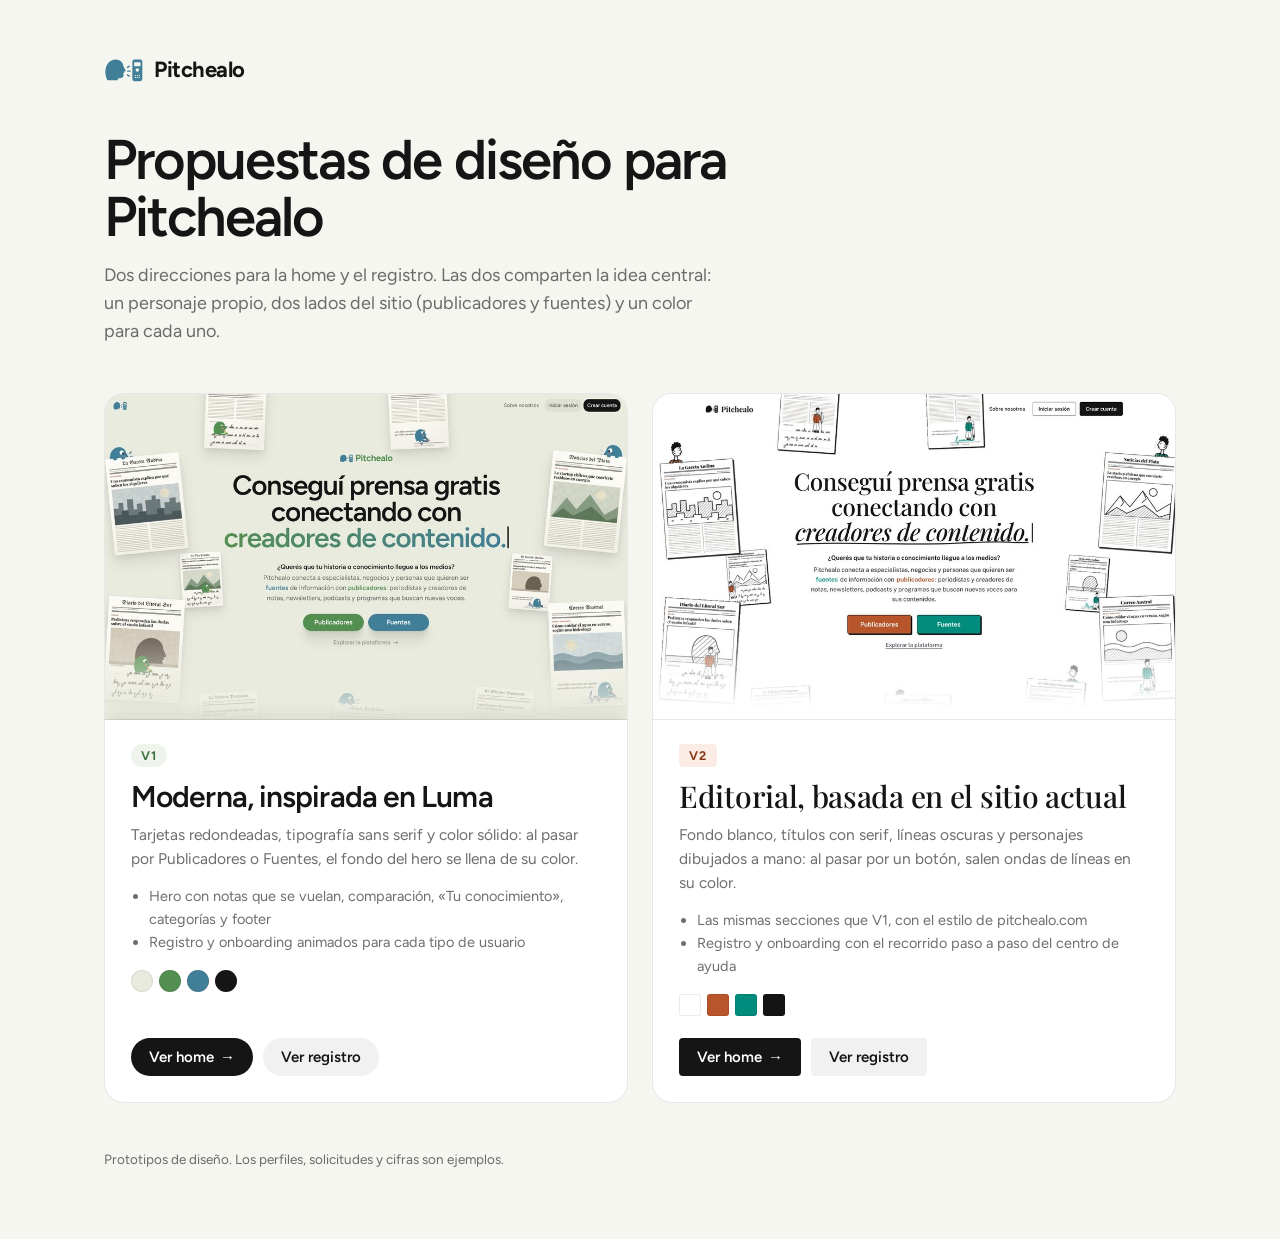
<file: index.html>
<!doctype html>
<html lang="es">
<head>
  <meta charset="utf-8">
  <meta name="viewport" content="width=device-width, initial-scale=1">
  <title>Pitchealo · Propuestas de diseño</title>
  <meta name="description" content="Dos propuestas de rediseño para Pitchealo: V1 y V2.">
  <meta name="robots" content="noindex">
  <link rel="icon" href="v1/assets/pitchealo-logo.svg" type="image/svg+xml">
  <style>
    @font-face { font-family: "Figtree"; font-weight: 300 900; font-display: swap; src: url("v1/fonts/figtree-latin-wght-normal.woff2") format("woff2"); }
    @font-face { font-family: "Playfair Display"; font-weight: 400 900; font-display: swap; src: url("v2/fonts/playfair-display-latin-wght-normal.woff2") format("woff2"); }
    :root { --ink: #151515; --muted: rgba(21, 21, 21, 0.62); --line: rgba(21, 21, 21, 0.1); --bg: #F6F6F1; }
    * { box-sizing: border-box; }
    html, body { margin: 0; background: var(--bg); color: var(--ink); font-family: "Figtree", -apple-system, BlinkMacSystemFont, "Segoe UI", sans-serif; -webkit-font-smoothing: antialiased; }
    a { color: inherit; text-decoration: none; }
    .wrap { max-width: 1120px; margin: 0 auto; padding: 56px 24px 72px; }
    header { display: flex; align-items: center; gap: 10px; }
    header svg { width: 40px; height: 27px; color: #417F98; }
    header span { font-weight: 700; font-size: 22px; letter-spacing: -0.02em; }
    h1 { margin: 48px 0 0; font-size: clamp(34px, 5vw, 56px); line-height: 1.02; letter-spacing: -0.035em; font-weight: 600; max-width: 760px; }
    .lead { margin: 16px 0 0; max-width: 620px; font-size: 18px; line-height: 28px; color: var(--muted); }
    .grid { display: grid; grid-template-columns: repeat(2, minmax(0, 1fr)); gap: 24px; margin-top: 48px; }
    .card { display: flex; flex-direction: column; background: #fff; border: 1px solid var(--line); border-radius: 20px; overflow: hidden; transition: border-color .3s cubic-bezier(.4, 0, .2, 1), box-shadow .3s cubic-bezier(.4, 0, .2, 1), transform .4s cubic-bezier(.3, .7, .4, 1); }
    .card:hover { border-color: rgba(21, 21, 21, 0.18); box-shadow: 0 28px 17px rgba(0, 0, 0, .01), 0 12px 24px rgba(0, 0, 0, .06), 0 3px 7px rgba(0, 0, 0, .03); transform: translateY(-3px); }
    .thumb { display: block; aspect-ratio: 16 / 10; background: #E9EBDF center top / cover no-repeat; border-bottom: 1px solid var(--line); }
    .card--v2 .thumb { background-color: #fff; }
    .body { display: flex; flex-direction: column; flex: 1; padding: 24px 26px 26px; }
    .tag { align-self: flex-start; padding: 4px 10px; border-radius: 100px; font-size: 12.5px; font-weight: 700; letter-spacing: 0.08em; text-transform: uppercase; }
    .card--v1 .tag { background: #EEF4EC; color: #3F7240; }
    .card--v2 .tag { background: #FBEDE6; color: #8A3A19; border-radius: 4px; }
    h2 { margin: 14px 0 0; font-size: 30px; line-height: 1.05; letter-spacing: -0.03em; font-weight: 600; }
    .card--v2 h2 { font-family: "Playfair Display", Georgia, serif; font-weight: 500; letter-spacing: -0.01em; }
    .body p { margin: 10px 0 0; font-size: 15.5px; line-height: 24px; color: var(--muted); }
    .body ul { margin: 14px 0 0; padding-left: 18px; font-size: 14.5px; line-height: 23px; color: var(--muted); }
    .swatches { display: flex; gap: 6px; margin-top: 16px; }
    .swatches i { width: 22px; height: 22px; border-radius: 50%; box-shadow: inset 0 0 0 1px rgba(0, 0, 0, .08); }
    .card--v2 .swatches i { border-radius: 3px; }
    .links { display: flex; flex-wrap: wrap; gap: 10px; margin-top: auto; padding-top: 22px; }
    .btn { display: inline-flex; align-items: center; gap: 6px; padding: 10px 18px; border-radius: 100px; font-weight: 600; font-size: 15px; background: var(--ink); color: #fff; transition: transform .25s cubic-bezier(.3, .7, .4, 1); }
    .btn--ghost { background: rgba(21, 21, 21, 0.06); color: var(--ink); }
    .card--v2 .btn { border-radius: 4px; }
    .btn:hover { transform: translateY(-2px); }
    .btn:focus-visible, .card a:focus-visible { outline: 2px solid var(--ink); outline-offset: 3px; }
    footer { margin-top: 48px; font-size: 13.5px; color: var(--muted); }
    @media (max-width: 800px) { .grid { grid-template-columns: 1fr; } .wrap { padding: 36px 16px 56px; } h1 { margin-top: 32px; } }
  </style>
</head>
<body>
  <div class="wrap">
    <header>
      <svg viewBox="0 0 48 32" fill="currentColor" aria-hidden="true">
        <path d="M4 29c-1.6-3.4-2.4-6.6-2.4-10.2C1.6 10.4 7 4 14 4c5.4 0 9 3.6 9.4 8.4l2.4 4.6c.3.6 0 1.1-.6 1.3l-1.4.4.5 1.6-1.6.9.9 1.3c-.2 2.5-2 3.9-4.6 3.9h-2.4V29z"/>
        <path d="M28 13.6l2.4-1.6M28.4 18h3M28 22.4l2.4 1.6" fill="none" stroke="currentColor" stroke-width="1.6" stroke-linecap="round"/>
        <path fill-rule="evenodd" d="M36.5 4h7A2.5 2.5 0 0 1 46 6.5v21a2.5 2.5 0 0 1-2.5 2.5h-7A2.5 2.5 0 0 1 34 27.5v-21A2.5 2.5 0 0 1 36.5 4zM37 7.2a.8.8 0 0 0-.8.8v3.4c0 .44.36.8.8.8h6a.8.8 0 0 0 .8-.8V8a.8.8 0 0 0-.8-.8zM40 14.4a2.1 2.1 0 1 0 0 4.2 2.1 2.1 0 1 0 0-4.2zM37.6 22.2a.75.75 0 1 0 0 1.5.75.75 0 1 0 0-1.5zM40 22.2a.75.75 0 1 0 0 1.5.75.75 0 1 0 0-1.5zM42.4 22.2a.75.75 0 1 0 0 1.5.75.75 0 1 0 0-1.5zM37.6 24.8a.75.75 0 1 0 0 1.5.75.75 0 1 0 0-1.5zM40 24.8a.75.75 0 1 0 0 1.5.75.75 0 1 0 0-1.5zM42.4 24.8a.75.75 0 1 0 0 1.5.75.75 0 1 0 0-1.5z"/>
      </svg>
      <span>Pitchealo</span>
    </header>

    <h1>Propuestas de diseño para Pitchealo</h1>
    <p class="lead">Dos direcciones para la home y el registro. Las dos comparten la idea central: un personaje propio, dos lados del sitio (publicadores y fuentes) y un color para cada uno.</p>

    <div class="grid">
      <article class="card card--v1">
        <a class="thumb" href="v1/" aria-label="Ver V1" style="background-image:url('assets/landing/v1.jpg')"></a>
        <div class="body">
          <span class="tag">V1</span>
          <h2>Moderna, inspirada en Luma</h2>
          <p>Tarjetas redondeadas, tipografía sans serif y color sólido: al pasar por Publicadores o Fuentes, el fondo del hero se llena de su color.</p>
          <ul>
            <li>Hero con notas que se vuelan, comparación, «Tu conocimiento», categorías y footer</li>
            <li>Registro y onboarding animados para cada tipo de usuario</li>
          </ul>
          <div class="swatches" aria-label="Colores"><i style="background:#E9EBDF"></i><i style="background:#548F52"></i><i style="background:#417F98"></i><i style="background:#151515"></i></div>
          <div class="links">
            <a class="btn" href="v1/">Ver home <span aria-hidden="true">→</span></a>
            <a class="btn btn--ghost" href="v1/registro.html">Ver registro</a>
          </div>
        </div>
      </article>

      <article class="card card--v2">
        <a class="thumb" href="v2/" aria-label="Ver V2" style="background-image:url('assets/landing/v2.jpg')"></a>
        <div class="body">
          <span class="tag">V2</span>
          <h2>Editorial, basada en el sitio actual</h2>
          <p>Fondo blanco, títulos con serif, líneas oscuras y personajes dibujados a mano: al pasar por un botón, salen ondas de líneas en su color.</p>
          <ul>
            <li>Las mismas secciones que V1, con el estilo de pitchealo.com</li>
            <li>Registro y onboarding con el recorrido paso a paso del centro de ayuda</li>
          </ul>
          <div class="swatches" aria-label="Colores"><i style="background:#fff"></i><i style="background:#b9552b"></i><i style="background:#008c7d"></i><i style="background:#141414"></i></div>
          <div class="links">
            <a class="btn" href="v2/">Ver home <span aria-hidden="true">→</span></a>
            <a class="btn btn--ghost" href="v2/registro.html">Ver registro</a>
          </div>
        </div>
      </article>
    </div>

    <footer>Prototipos de diseño. Los perfiles, solicitudes y cifras son ejemplos.</footer>
  </div>
</body>
</html>
</file>
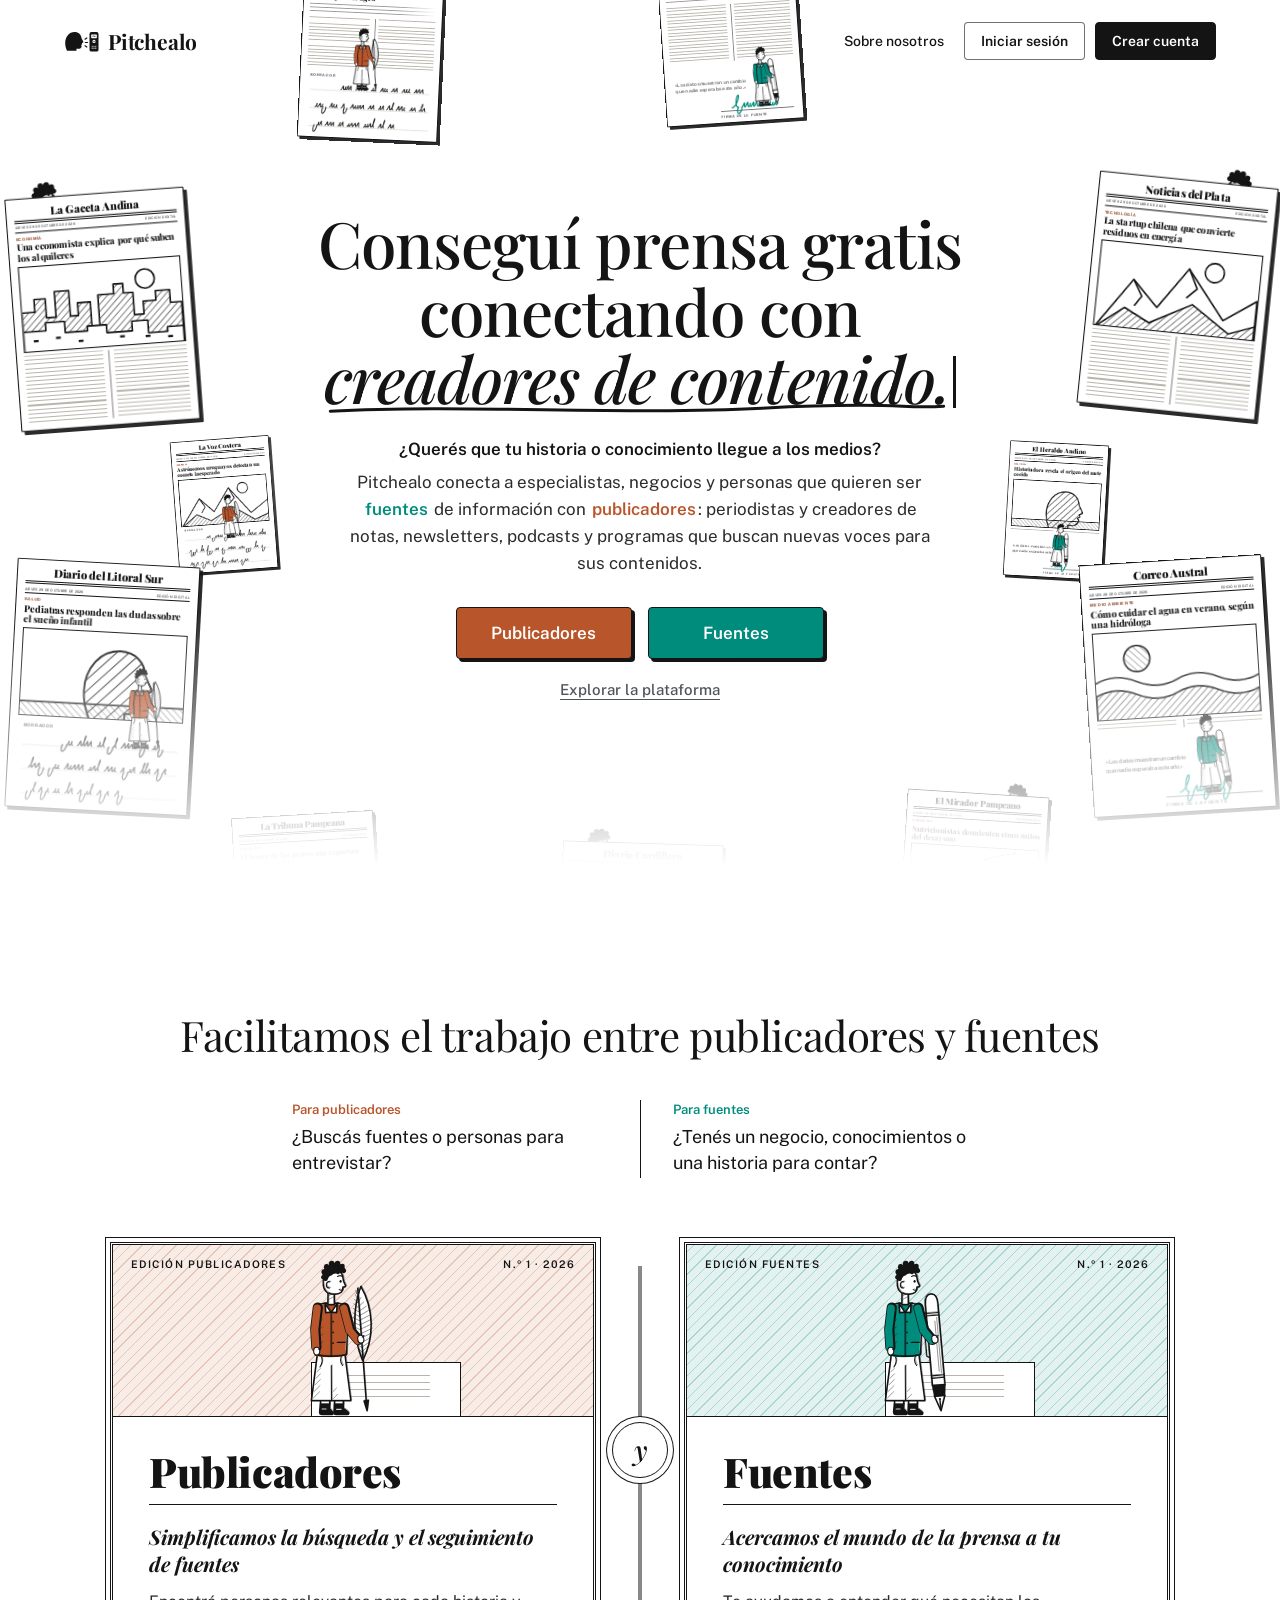
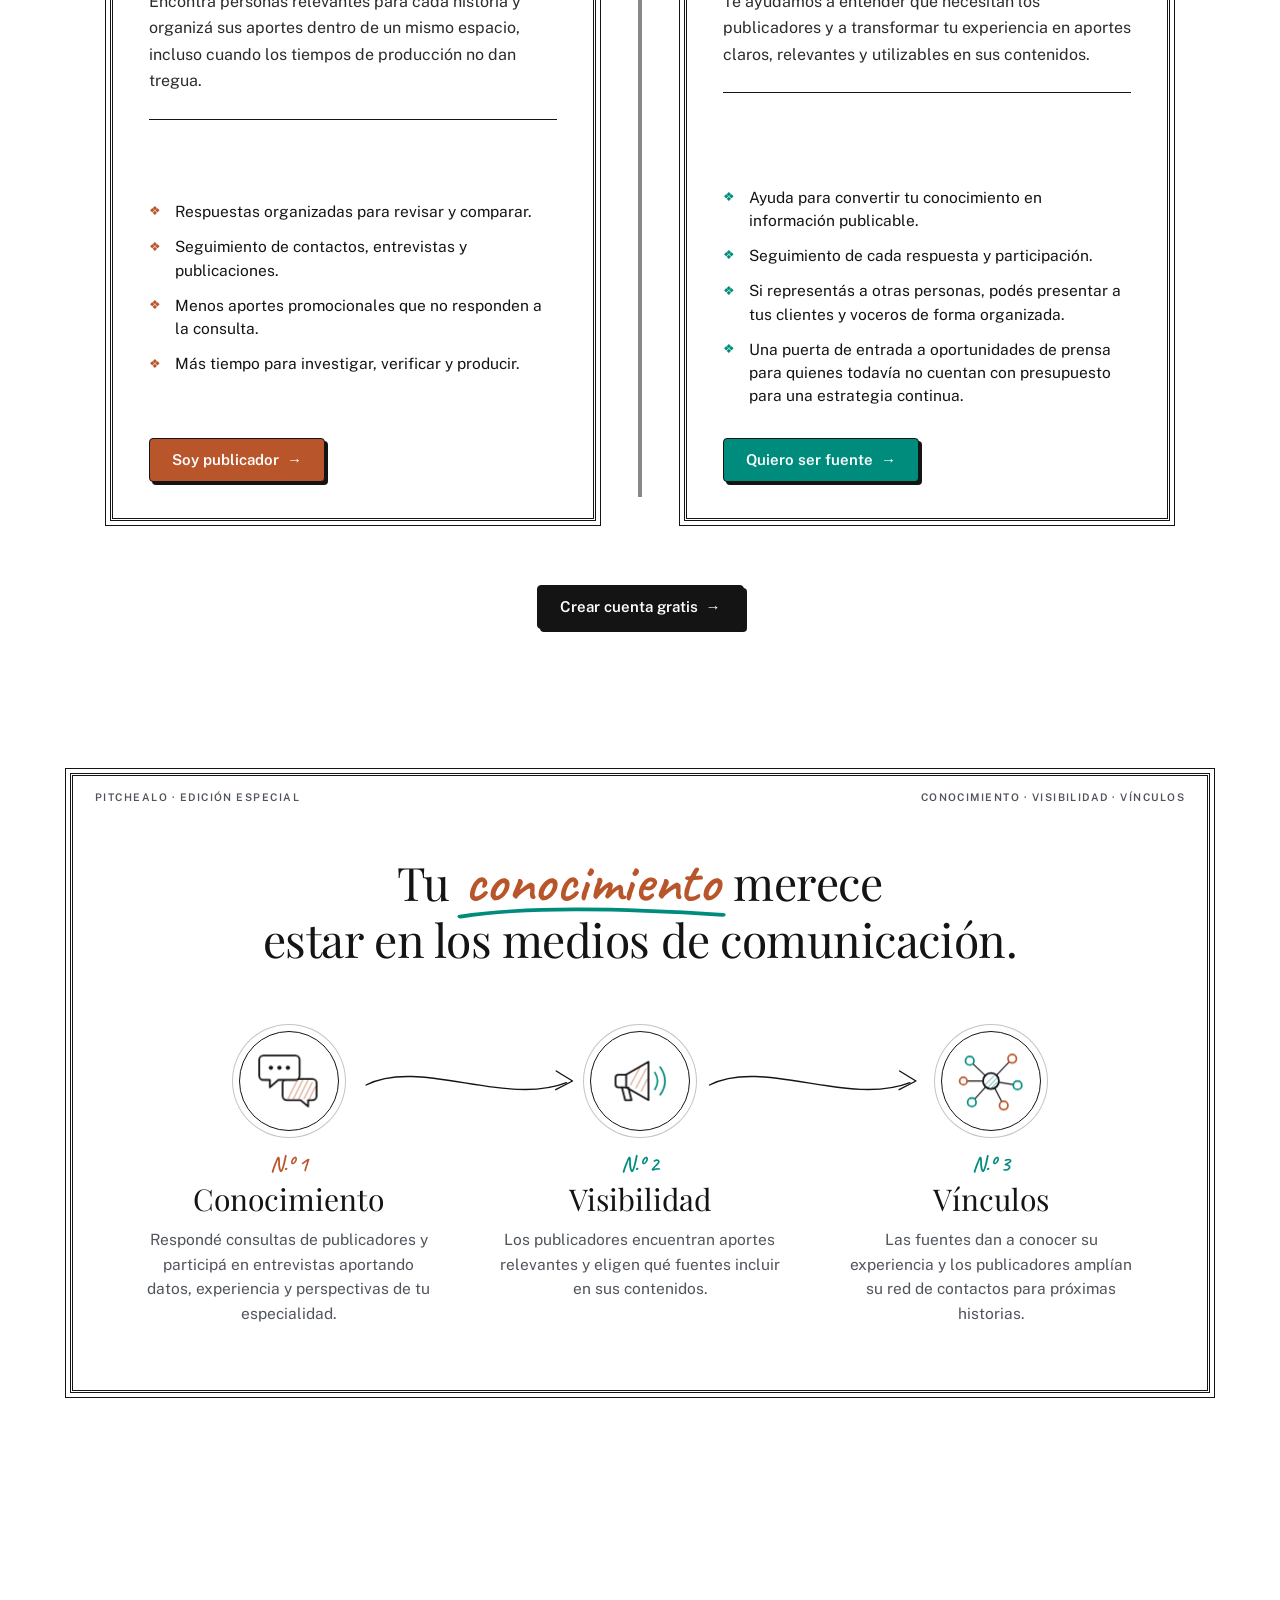
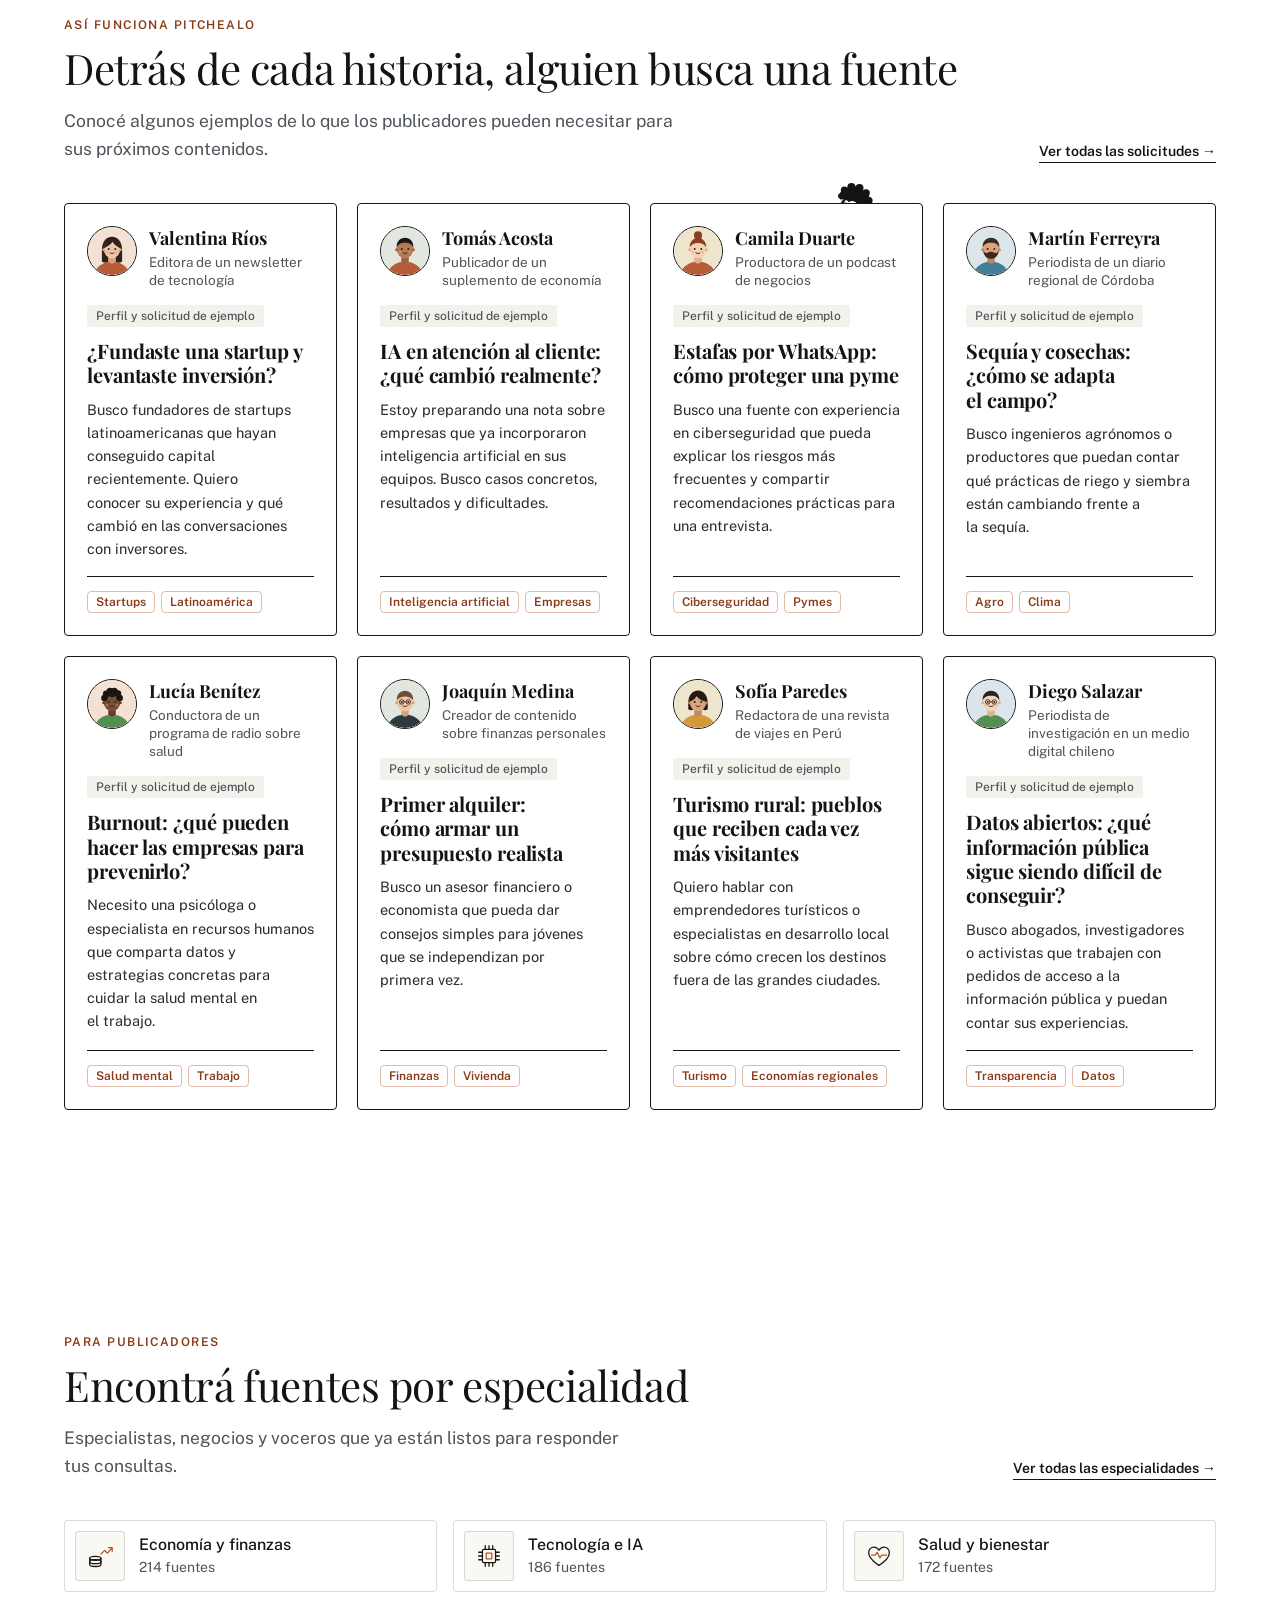
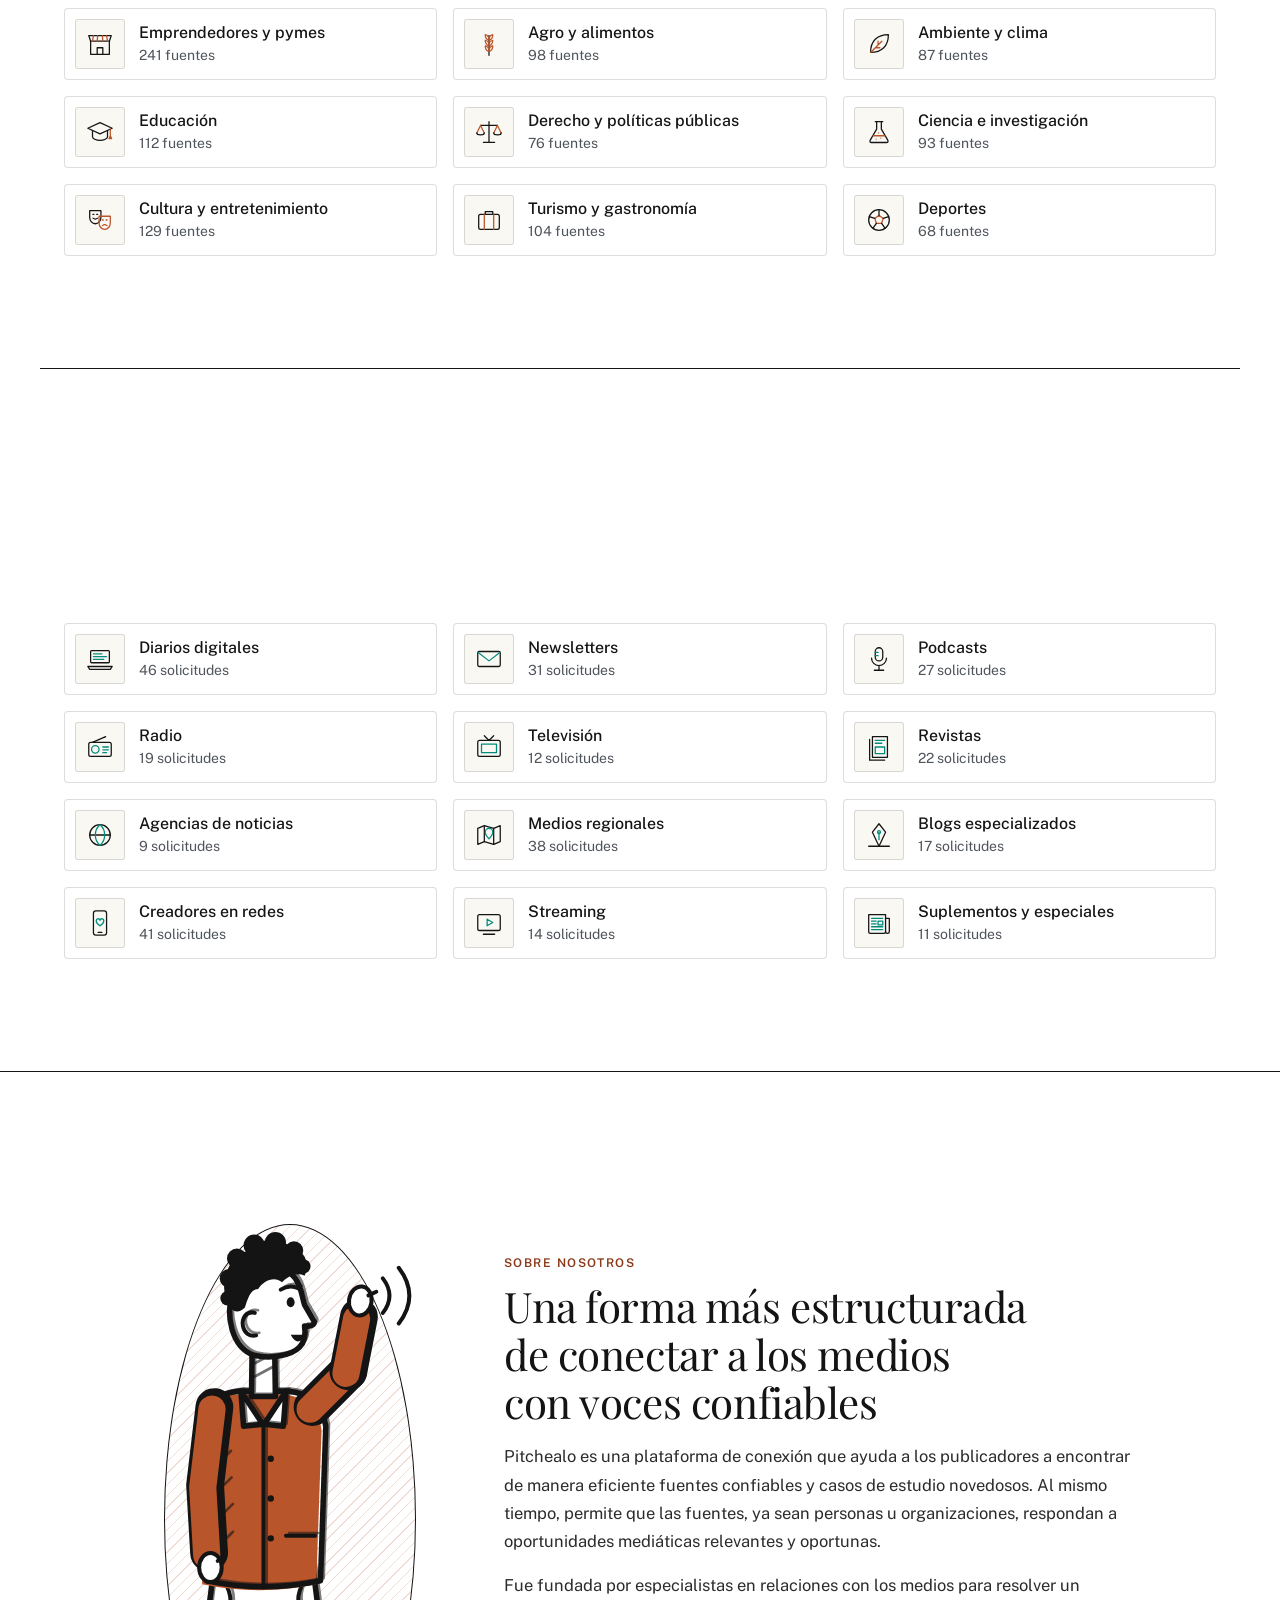
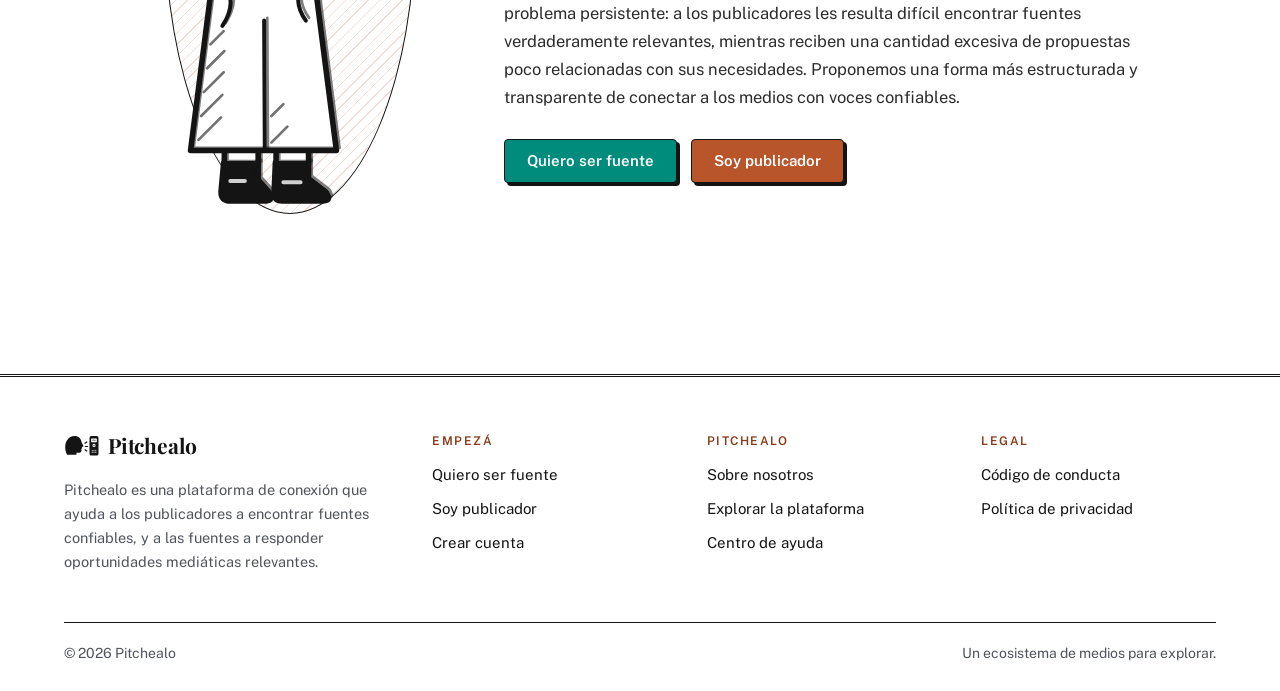
<file: v2/index.html>
<!doctype html>
<html lang="es">
<head>
  <meta charset="utf-8">
  <meta name="viewport" content="width=device-width, initial-scale=1">
  <title>Pitchealo · Conseguí prensa gratis</title>
  <meta name="description" content="Pitchealo conecta a especialistas, negocios y personas que quieren ser fuentes de información con periodistas y creadores de contenido.">
  <meta name="theme-color" content="#ffffff">
  <link rel="icon" href="assets/pitchealo-logo.svg" type="image/svg+xml">
  <link rel="preload" href="fonts/playfair-display-latin-wght-normal.woff2" as="font" type="font/woff2" crossorigin>
  <link rel="preload" href="fonts/public-sans-latin-wght-normal.woff2" as="font" type="font/woff2" crossorigin>
  <link rel="stylesheet" href="css/site.css">
</head>
<body>
  <a class="skip-link" href="#main">Saltar al contenido</a>
  <main id="main">
    <section class="hero" data-active="" aria-labelledby="hero-title">
      <canvas class="hero-ripples" aria-hidden="true"></canvas>
      <div class="stage" aria-hidden="true"></div>
      <div class="hero-fg">
        <header class="site-header">
          <a class="brand" href="./" aria-label="Pitchealo, inicio"><svg viewBox="0 0 48 32" aria-hidden="true" focusable="false"><use href="#logo-mark"/></svg><span>Pitchealo</span></a>
          <nav class="site-nav" aria-label="Principal">
            <a class="nav-link" href="#sobre-nosotros">Sobre nosotros</a>
            <a class="nav-btn" href="registro.html?modo=ingresar">Iniciar sesión</a>
            <a class="nav-btn nav-btn--dark" href="registro.html">Crear cuenta</a>
          </nav>
        </header>
        <div class="hero-body">
          <div class="hero-block">
            <h1 class="hero-title" id="hero-title">
              <span class="sr-only">Conseguí prensa gratis conectando con creadores de contenido y periodistas.</span>
              <span aria-hidden="true">
                <span class="line">Conseguí prensa gratis</span>
                <span class="line">conectando con</span>
                <span class="line line--rot"><span class="rot-wrap"><span class="rot js-rot">creadores de contenido.</span><svg class="rot-underline" viewBox="0 0 100 10" preserveAspectRatio="none"><path vector-effect="non-scaling-stroke" d="M1 6 C 22 2.5, 48 8, 70 4.5 S 92 5, 99 3.5"/></svg></span><span class="caret"></span></span>
              </span>
            </h1>
            <p class="hero-sub">
              <strong>¿Querés que tu historia o conocimiento llegue a los medios?</strong>
              Pitchealo conecta a especialistas, negocios y personas que quieren ser <em class="hl hl--fue">fuentes</em> de información con <em class="hl hl--pub">publicadores</em>: periodistas y creadores de notas, newsletters, podcasts y programas que buscan nuevas voces para sus contenidos.
            </p>
            <div class="cta-row">
              <a class="btn btn--pub cta cta--pub" href="registro.html?tipo=publicador">Publicadores</a>
              <a class="btn btn--fue cta cta--fue" href="registro.html?tipo=fuente">Fuentes</a>
            </div>
            <a class="explore" href="https://pitchealo.com/explorar">Explorar la plataforma</a>
          </div>
        </div>
      </div>
    </section>
    <section class="section" id="como-funciona" aria-labelledby="compare-title">
      <div class="container">
        <div class="section-head section-head--center" data-reveal>
          <h2 class="h2" id="compare-title">Facilitamos el trabajo entre publicadores y fuentes</h2>
        </div>
        <div class="compare-intro" data-reveal>
          <div><p class="who who--pub">Para publicadores</p><p class="q">¿Buscás fuentes o personas para entrevistar?</p></div>
          <div><p class="who who--fue">Para fuentes</p><p class="q">¿Tenés un negocio, conocimientos o una historia para contar?</p></div>
        </div>
        <div class="compare-grid">
          <article class="fp fp--pub frame" data-reveal aria-labelledby="fp-pub-title">
            <div class="fp-band" aria-hidden="true">
              <div class="fp-edition"><span>Edición publicadores</span><span>N.º 1 · 2026</span></div>
              <div class="fp-desk"></div>
              <div class="fp-art" data-pcs="write pub"></div>
            </div>
            <div class="fp-body">
              <h3 class="fp-title" id="fp-pub-title">Publicadores</h3>
              <p class="fp-sub">Simplificamos la búsqueda y el seguimiento de fuentes</p>
              <p class="fp-text">Encontrá personas relevantes para cada historia y organizá sus aportes dentro de un mismo espacio, incluso cuando los tiempos de producción no dan tregua.</p>
              <ul class="fp-list" data-stagger>
                <li data-reveal>Fuentes relevantes y especializadas más fáciles de encontrar.</li>
                <li data-reveal>Respuestas organizadas para revisar y comparar.</li>
                <li data-reveal>Seguimiento de contactos, entrevistas y publicaciones.</li>
                <li data-reveal>Menos aportes promocionales que no responden a la consulta.</li>
                <li data-reveal>Más tiempo para investigar, verificar y producir.</li>
              </ul>
              <div class="fp-cta"><a class="btn" href="registro.html?tipo=publicador">Soy publicador <span class="arr" aria-hidden="true">→</span></a></div>
            </div>
          </article>
          <div class="compare-vs" aria-hidden="true"><span>y</span></div>
          <article class="fp fp--fue frame" data-reveal aria-labelledby="fp-fue-title">
            <div class="fp-band" aria-hidden="true">
              <div class="fp-edition"><span>Edición fuentes</span><span>N.º 1 · 2026</span></div>
              <div class="fp-desk"></div>
              <div class="fp-art" data-pcs="sign fue"></div>
            </div>
            <div class="fp-body">
              <h3 class="fp-title" id="fp-fue-title">Fuentes</h3>
              <p class="fp-sub">Acercamos el mundo de la prensa a tu conocimiento</p>
              <p class="fp-text">Te ayudamos a entender qué necesitan los publicadores y a transformar tu experiencia en aportes claros, relevantes y utilizables en sus contenidos.</p>
              <ul class="fp-list" data-stagger>
                <li data-reveal>Oportunidades relacionadas con tu experiencia.</li>
                <li data-reveal>Orientación para responder con criterio periodístico.</li>
                <li data-reveal>Ayuda para convertir tu conocimiento en información publicable.</li>
                <li data-reveal>Seguimiento de cada respuesta y participación.</li>
                <li data-reveal>Si representás a otras personas, podés presentar a tus clientes y voceros de forma organizada.</li>
                <li data-reveal>Una puerta de entrada a oportunidades de prensa para quienes todavía no cuentan con presupuesto para una estrategia continua.</li>
              </ul>
              <div class="fp-cta"><a class="btn" href="registro.html?tipo=fuente">Quiero ser fuente <span class="arr" aria-hidden="true">→</span></a></div>
            </div>
          </article>
        </div>
        <div class="compare-foot" data-reveal><a class="btn" href="registro.html">Crear cuenta gratis <span class="arr" aria-hidden="true">→</span></a></div>
      </div>
    </section>
    <section class="section section--tight" aria-labelledby="k-title">
      <div class="container">
        <div class="spread frame">
          <span class="spread-corner spread-corner--l" aria-hidden="true">Pitchealo · Edición especial</span>
          <span class="spread-corner spread-corner--r" aria-hidden="true">Conocimiento · Visibilidad · Vínculos</span>
          <h2 class="spread-title" id="k-title" data-reveal>Tu <span class="accent">conocimiento<svg viewBox="0 0 100 12" preserveAspectRatio="none" aria-hidden="true"><path pathLength="1" d="M2 8 C 22 3, 52 2, 98 7"/></svg></span> merece<br> estar en los medios de comunicación.</h2>
          <div class="steps">
            <svg class="steps-arrows" viewBox="0 0 1000 100" preserveAspectRatio="none" aria-hidden="true">
              <path class="a1" pathLength="1" vector-effect="non-scaling-stroke" d="M232 54 C 285 26, 372 78, 432 50"/>
              <path class="h1" pathLength="1" vector-effect="non-scaling-stroke" d="M418 40 L434 50 L417 59"/>
              <path class="a2" pathLength="1" vector-effect="non-scaling-stroke" d="M568 54 C 621 26, 708 78, 768 50"/>
              <path class="h2" pathLength="1" vector-effect="non-scaling-stroke" d="M754 40 L770 50 L753 59"/>
            </svg>
            <div class="step">
              <div class="step-icon"><svg viewBox="0 0 64 64" aria-hidden="true">
                  <g class="k-pop"><path class="k-fill" d="M30 30h24a4 4 0 0 1 4 4v12a4 4 0 0 1-4 4h-4v6l-7-6H30a4 4 0 0 1-4-4V34a4 4 0 0 1 4-4z"/><path class="k-hatch" d="M31 49l9-18M36 49l9-18M41 49l9-18M46 49l8-16M51 49l6-12"/><path class="k-line" d="M30 30h24a4 4 0 0 1 4 4v12a4 4 0 0 1-4 4h-4v6l-7-6H30a4 4 0 0 1-4-4V34a4 4 0 0 1 4-4z"/></g>
                  <g class="k-pop"><path class="k-fill" d="M8 8h30a4 4 0 0 1 4 4v15a4 4 0 0 1-4 4H22l-8 7v-7H8a4 4 0 0 1-4-4V12a4 4 0 0 1 4-4z"/><path class="k-line" d="M8 8h30a4 4 0 0 1 4 4v15a4 4 0 0 1-4 4H22l-8 7v-7H8a4 4 0 0 1-4-4V12a4 4 0 0 1 4-4z"/><g class="k-dots"><circle class="k-dot" cx="15" cy="19.5" r="2"/><circle class="k-dot" cx="23" cy="19.5" r="2"/><circle class="k-dot" cx="31" cy="19.5" r="2"/></g></g>
                </svg></div>
              <p class="step-no">N.º 1</p>
              <h3 class="step-title">Conocimiento</h3>
              <p class="step-text">Respondé consultas de publicadores y participá en entrevistas aportando datos, experiencia y perspectivas de tu especialidad.</p>
            </div>
            <div class="step">
              <div class="step-icon"><svg viewBox="0 0 64 64" aria-hidden="true">
                  <g class="k-pop"><path class="k-fill" d="M12 26h7l21-12v36L19 38h-7a3 3 0 0 1-3-3v-6a3 3 0 0 1 3-3z"/><path class="k-hatch" d="M23 36l9-17M28 39l10-19M33 42l6-12"/><path class="k-line" d="M12 26h7l21-12v36L19 38h-7a3 3 0 0 1-3-3v-6a3 3 0 0 1 3-3z"/><path class="k-line" d="M19 26v12M15 38l3 12h6l-3-12"/></g>
                  <path class="k-acc k-acc--fue k-wave" d="M46 24q5 8 0 16"/><path class="k-acc k-acc--fue k-wave k-wave--2" d="M51 19q9 13 0 26"/>
                </svg></div>
              <p class="step-no">N.º 2</p>
              <h3 class="step-title">Visibilidad</h3>
              <p class="step-text">Los publicadores encuentran aportes relevantes y eligen qué fuentes incluir en sus contenidos.</p>
            </div>
            <div class="step">
              <div class="step-icon"><svg viewBox="0 0 64 64" aria-hidden="true">
                  <g class="k-pop">
                    <path class="k-line k-thin" d="M32 32L12 13M32 32L52 11M32 32L57 36M32 32L44 55M32 32L14 52M32 32L6 32"/>
                    <circle class="k-fill" cx="32" cy="32" r="7.5"/><path class="k-hatch k-hatch--fue" d="M26 36l9-9M28 39l10-10M31 40l7-7"/><circle class="k-line" cx="32" cy="32" r="7.5"/>
                    <circle class="k-fill k-acc k-acc--fue k-node" cx="12" cy="13" r="4"/><circle class="k-fill k-acc k-node" cx="52" cy="11" r="4"/>
                    <circle class="k-fill k-acc k-acc--fue k-node" cx="57" cy="36" r="4"/><circle class="k-fill k-acc k-node" cx="44" cy="55" r="4"/>
                    <circle class="k-fill k-acc k-acc--fue k-node" cx="14" cy="52" r="4"/><circle class="k-fill k-acc k-node" cx="6" cy="32" r="3.5"/>
                  </g>
                </svg></div>
              <p class="step-no">N.º 3</p>
              <h3 class="step-title">Vínculos</h3>
              <p class="step-text">Las fuentes dan a conocer su experiencia y los publicadores amplían su red de contactos para próximas historias.</p>
            </div>
          </div>
        </div>
      </div>
    </section>
    <section class="section" id="solicitudes" aria-labelledby="j-title">
      <div class="container">
        <div class="section-head" data-reveal>
          <div>
            <p class="eyebrow">Así funciona Pitchealo</p>
            <h2 class="h2" id="j-title">Detrás de cada historia, alguien busca una fuente</h2>
            <p class="lede">Conocé algunos ejemplos de lo que los publicadores pueden necesitar para sus próximos contenidos.</p>
          </div>
          <a class="link-arrow" href="registro.html?tipo=fuente">Ver todas las solicitudes <span aria-hidden="true">→</span></a>
        </div>
        <ul class="jgrid" data-stagger>
        <li class="jcard-cell" data-reveal>
          <article class="jcard">
            <header class="jcard-head">
              <div class="jcard-avatar"><svg viewBox="0 0 64 64" aria-hidden="true" focusable="false"><defs><clipPath id="av-v2-1"><circle cx="32" cy="32" r="32"/></clipPath></defs><g clip-path="url(#av-v2-1)"><rect width="64" height="64" fill="#F3E1D4"/><path d="M18.5 31c0-11 5.5-18 13.5-18s13.5 7 13.5 18v15c-3.4 2.2-6.6 2.2-9 0V30H27.5v16c-2.4 2.2-5.6 2.2-9 0z" fill="#2E211B"/><path d="M8 66c1.6-12.6 11-19.6 24-19.6S54.4 53.4 56 66z" fill="#B85C38"/><path d="M27 37h10v8.6c-1.4 2.2-3.2 3.2-5 3.2s-3.6-1-5-3.2z" fill="#D6A381"/><ellipse cx="32" cy="29" rx="11.2" ry="12.6" fill="#EFC6A5"/><circle cx="20.9" cy="30.4" r="2" fill="#D6A381"/><circle cx="43.1" cy="30.4" r="2" fill="#D6A381"/><path d="M20.6 28.5c.6-8.6 5.4-13.3 11.4-13.3s10.8 4.7 11.4 13.3c-4.4-2.6-8.6-5.4-10.6-9-2.4 3.8-7.4 6.6-12.2 9z" fill="#2E211B"/><circle cx="27.6" cy="29.4" r="1.3" fill="#2a211c"/><circle cx="36.4" cy="29.4" r="1.3" fill="#2a211c"/><circle cx="25.6" cy="33.2" r="1.7" fill="#E9967E" opacity=".45"/><circle cx="38.4" cy="33.2" r="1.7" fill="#E9967E" opacity=".45"/><path d="M29.2 34.6q2.8 2.2 5.6 0" fill="none" stroke="#2a211c" stroke-width="1.1" stroke-linecap="round"/></g></svg></div>
              <div class="jcard-who"><h3 class="jcard-name">Valentina Ríos</h3><p class="jcard-role">Editora de un newsletter de tecnología</p></div>
            </header>
            <span class="jcard-label">Perfil y solicitud de ejemplo</span>
            <p class="jcard-title">¿Fundaste una startup y levantaste inversión?</p>
            <p class="jcard-desc">Busco fundadores de startups latinoamericanas que hayan conseguido capital recientemente. Quiero conocer su experiencia y qué cambió en las conversaciones con inversores.</p>
            <ul class="jcard-tags" aria-label="Temas"><li>Startups</li><li>Latinoamérica</li></ul>
          </article>
        </li>
        <li class="jcard-cell" data-reveal>
          <article class="jcard">
            <header class="jcard-head">
              <div class="jcard-avatar"><svg viewBox="0 0 64 64" aria-hidden="true" focusable="false"><defs><clipPath id="av-v2-2"><circle cx="32" cy="32" r="32"/></clipPath></defs><g clip-path="url(#av-v2-2)"><rect width="64" height="64" fill="#E1E7DE"/><path d="M8 66c1.6-12.6 11-19.6 24-19.6S54.4 53.4 56 66z" fill="#B85C38"/><path d="M27 37h10v8.6c-1.4 2.2-3.2 3.2-5 3.2s-3.6-1-5-3.2z" fill="#9A6242"/><ellipse cx="32" cy="29" rx="11.2" ry="12.6" fill="#B57A55"/><circle cx="20.9" cy="30.4" r="2" fill="#9A6242"/><circle cx="43.1" cy="30.4" r="2" fill="#9A6242"/><path d="M20.8 27.5c-.4-8.4 4.6-13.3 11.2-13.3s11.6 4.9 11.2 13.3c-1.6-3.6-4.6-6.4-11.2-6.4s-9.6 2.8-11.2 6.4z" fill="#1E1814"/><circle cx="27.6" cy="29.4" r="1.3" fill="#2a211c"/><circle cx="36.4" cy="29.4" r="1.3" fill="#2a211c"/><circle cx="25.6" cy="33.2" r="1.7" fill="#E9967E" opacity=".45"/><circle cx="38.4" cy="33.2" r="1.7" fill="#E9967E" opacity=".45"/><path d="M29.2 34.6q2.8 2.2 5.6 0" fill="none" stroke="#2a211c" stroke-width="1.1" stroke-linecap="round"/></g></svg></div>
              <div class="jcard-who"><h3 class="jcard-name">Tomás Acosta</h3><p class="jcard-role">Publicador de un suplemento de economía</p></div>
            </header>
            <span class="jcard-label">Perfil y solicitud de ejemplo</span>
            <p class="jcard-title">IA en atención al cliente: ¿qué cambió realmente?</p>
            <p class="jcard-desc">Estoy preparando una nota sobre empresas que ya incorporaron inteligencia artificial en sus equipos. Busco casos concretos, resultados y dificultades.</p>
            <ul class="jcard-tags" aria-label="Temas"><li>Inteligencia artificial</li><li>Empresas</li></ul>
          </article>
        </li>
        <li class="jcard-cell jcard-cell--peek" data-reveal>
          <div class="peek peek--r" style="--w:260px;--peek-dur:8.5s;--peek-delay:-2s" aria-hidden="true" data-pcs="peek pub"></div>
          <article class="jcard">
            <header class="jcard-head">
              <div class="jcard-avatar"><svg viewBox="0 0 64 64" aria-hidden="true" focusable="false"><defs><clipPath id="av-v2-3"><circle cx="32" cy="32" r="32"/></clipPath></defs><g clip-path="url(#av-v2-3)"><rect width="64" height="64" fill="#EFE4CC"/><path d="M8 66c1.6-12.6 11-19.6 24-19.6S54.4 53.4 56 66z" fill="#B85C38"/><path d="M27 37h10v8.6c-1.4 2.2-3.2 3.2-5 3.2s-3.6-1-5-3.2z" fill="#DDB091"/><ellipse cx="32" cy="29" rx="11.2" ry="12.6" fill="#F3D2B8"/><circle cx="20.9" cy="30.4" r="2" fill="#DDB091"/><circle cx="43.1" cy="30.4" r="2" fill="#DDB091"/><circle cx="32" cy="11.2" r="5.4" fill="#8A3E22"/><path d="M20.9 27c.2-8 5.2-12.4 11.1-12.4S42.9 19 43.1 27c-2.4-3.6-6.4-5.6-11.1-5.6S23.3 23.4 20.9 27z" fill="#8A3E22"/><circle cx="27.6" cy="29.4" r="1.3" fill="#2a211c"/><circle cx="36.4" cy="29.4" r="1.3" fill="#2a211c"/><circle cx="25.6" cy="33.2" r="1.7" fill="#E9967E" opacity=".45"/><circle cx="38.4" cy="33.2" r="1.7" fill="#E9967E" opacity=".45"/><path d="M29.2 34.6q2.8 2.2 5.6 0" fill="none" stroke="#2a211c" stroke-width="1.1" stroke-linecap="round"/></g></svg></div>
              <div class="jcard-who"><h3 class="jcard-name">Camila Duarte</h3><p class="jcard-role">Productora de un podcast de negocios</p></div>
            </header>
            <span class="jcard-label">Perfil y solicitud de ejemplo</span>
            <p class="jcard-title">Estafas por WhatsApp: cómo proteger una pyme</p>
            <p class="jcard-desc">Busco una fuente con experiencia en ciberseguridad que pueda explicar los riesgos más frecuentes y compartir recomendaciones prácticas para una entrevista.</p>
            <ul class="jcard-tags" aria-label="Temas"><li>Ciberseguridad</li><li>Pymes</li></ul>
          </article>
          <div class="peek-hands peek-hands--r" style="--w:260px;--peek-dur:8.5s;--peek-delay:-2s" aria-hidden="true"><span></span><span></span></div>
        </li>
        <li class="jcard-cell" data-reveal>
          <article class="jcard">
            <header class="jcard-head">
              <div class="jcard-avatar"><svg viewBox="0 0 64 64" aria-hidden="true" focusable="false"><defs><clipPath id="av-v2-4"><circle cx="32" cy="32" r="32"/></clipPath></defs><g clip-path="url(#av-v2-4)"><rect width="64" height="64" fill="#DCE6EA"/><path d="M8 66c1.6-12.6 11-19.6 24-19.6S54.4 53.4 56 66z" fill="#417F98"/><path d="M27 37h10v8.6c-1.4 2.2-3.2 3.2-5 3.2s-3.6-1-5-3.2z" fill="#BE8762"/><ellipse cx="32" cy="29" rx="11.2" ry="12.6" fill="#D9A47E"/><circle cx="20.9" cy="30.4" r="2" fill="#BE8762"/><circle cx="43.1" cy="30.4" r="2" fill="#BE8762"/><path d="M20.8 27.5c-.4-8.4 4.6-13.3 11.2-13.3s11.6 4.9 11.2 13.3c-1.6-3.6-4.6-6.4-11.2-6.4s-9.6 2.8-11.2 6.4z" fill="#3B2A20"/><circle cx="27.6" cy="29.4" r="1.3" fill="#2a211c"/><circle cx="36.4" cy="29.4" r="1.3" fill="#2a211c"/><circle cx="25.6" cy="33.2" r="1.7" fill="#E9967E" opacity=".45"/><circle cx="38.4" cy="33.2" r="1.7" fill="#E9967E" opacity=".45"/><path d="M21.6 31.5c.8 7 4.8 10.8 10.4 10.8s9.6-3.8 10.4-10.8c-1.6 2.6-3.8 3.6-5.4 3.2-1.2-1.2-3-1.8-5-1.8s-3.8.6-5 1.8c-1.6.4-3.8-.6-5.4-3.2z" fill="#3B2A20"/></g></svg></div>
              <div class="jcard-who"><h3 class="jcard-name">Martín Ferreyra</h3><p class="jcard-role">Periodista de un diario regional de Córdoba</p></div>
            </header>
            <span class="jcard-label">Perfil y solicitud de ejemplo</span>
            <p class="jcard-title">Sequía y cosechas: ¿cómo se adapta el campo?</p>
            <p class="jcard-desc">Busco ingenieros agrónomos o productores que puedan contar qué prácticas de riego y siembra están cambiando frente a la sequía.</p>
            <ul class="jcard-tags" aria-label="Temas"><li>Agro</li><li>Clima</li></ul>
          </article>
        </li>
        <li class="jcard-cell" data-reveal>
          <article class="jcard">
            <header class="jcard-head">
              <div class="jcard-avatar"><svg viewBox="0 0 64 64" aria-hidden="true" focusable="false"><defs><clipPath id="av-v2-5"><circle cx="32" cy="32" r="32"/></clipPath></defs><g clip-path="url(#av-v2-5)"><rect width="64" height="64" fill="#F3E1D4"/><path d="M8 66c1.6-12.6 11-19.6 24-19.6S54.4 53.4 56 66z" fill="#548F52"/><path d="M27 37h10v8.6c-1.4 2.2-3.2 3.2-5 3.2s-3.6-1-5-3.2z" fill="#643E2B"/><ellipse cx="32" cy="29" rx="11.2" ry="12.6" fill="#7A4E37"/><circle cx="20.9" cy="30.4" r="2" fill="#643E2B"/><circle cx="43.1" cy="30.4" r="2" fill="#643E2B"/><circle cx="22" cy="24" r="4.4" fill="#1A1512"/><circle cx="24.4" cy="18.6" r="4.6" fill="#1A1512"/><circle cx="29.4" cy="15.2" r="4.8" fill="#1A1512"/><circle cx="35" cy="15" r="4.8" fill="#1A1512"/><circle cx="39.8" cy="18.4" r="4.6" fill="#1A1512"/><circle cx="42.2" cy="24" r="4.4" fill="#1A1512"/><circle cx="32" cy="18.4" r="4.6" fill="#1A1512"/><circle cx="27.6" cy="29.4" r="1.3" fill="#2a211c"/><circle cx="36.4" cy="29.4" r="1.3" fill="#2a211c"/><circle cx="25.6" cy="33.2" r="1.7" fill="#E9967E" opacity=".45"/><circle cx="38.4" cy="33.2" r="1.7" fill="#E9967E" opacity=".45"/><path d="M29.2 34.6q2.8 2.2 5.6 0" fill="none" stroke="#2a211c" stroke-width="1.1" stroke-linecap="round"/></g></svg></div>
              <div class="jcard-who"><h3 class="jcard-name">Lucía Benítez</h3><p class="jcard-role">Conductora de un programa de radio sobre salud</p></div>
            </header>
            <span class="jcard-label">Perfil y solicitud de ejemplo</span>
            <p class="jcard-title">Burnout: ¿qué pueden hacer las empresas para prevenirlo?</p>
            <p class="jcard-desc">Necesito una psicóloga o especialista en recursos humanos que comparta datos y estrategias concretas para cuidar la salud mental en el trabajo.</p>
            <ul class="jcard-tags" aria-label="Temas"><li>Salud mental</li><li>Trabajo</li></ul>
          </article>
        </li>
        <li class="jcard-cell" data-reveal>
          <article class="jcard">
            <header class="jcard-head">
              <div class="jcard-avatar"><svg viewBox="0 0 64 64" aria-hidden="true" focusable="false"><defs><clipPath id="av-v2-6"><circle cx="32" cy="32" r="32"/></clipPath></defs><g clip-path="url(#av-v2-6)"><rect width="64" height="64" fill="#E1E7DE"/><path d="M8 66c1.6-12.6 11-19.6 24-19.6S54.4 53.4 56 66z" fill="#2F3A3F"/><path d="M27 37h10v8.6c-1.4 2.2-3.2 3.2-5 3.2s-3.6-1-5-3.2z" fill="#D6A381"/><ellipse cx="32" cy="29" rx="11.2" ry="12.6" fill="#EFC6A5"/><circle cx="20.9" cy="30.4" r="2" fill="#D6A381"/><circle cx="43.1" cy="30.4" r="2" fill="#D6A381"/><path d="M21 27c-.2-8 4.8-12.6 11-12.6S43.2 19 43 27c-2.6-3.2-6.4-5-11-5s-8.4 1.8-11 5z" fill="#5A3A26" opacity=".85"/><circle cx="27.6" cy="29.4" r="1.3" fill="#2a211c"/><circle cx="36.4" cy="29.4" r="1.3" fill="#2a211c"/><circle cx="25.6" cy="33.2" r="1.7" fill="#E9967E" opacity=".45"/><circle cx="38.4" cy="33.2" r="1.7" fill="#E9967E" opacity=".45"/><path d="M29.2 34.6q2.8 2.2 5.6 0" fill="none" stroke="#2a211c" stroke-width="1.1" stroke-linecap="round"/><g fill="none" stroke="#2a211c" stroke-width="1.1"><circle cx="27.6" cy="29.2" r="3"/><circle cx="36.4" cy="29.2" r="3"/><path d="M30.6 29h2.8"/></g></g></svg></div>
              <div class="jcard-who"><h3 class="jcard-name">Joaquín Medina</h3><p class="jcard-role">Creador de contenido sobre finanzas personales</p></div>
            </header>
            <span class="jcard-label">Perfil y solicitud de ejemplo</span>
            <p class="jcard-title">Primer alquiler: cómo armar un presupuesto realista</p>
            <p class="jcard-desc">Busco un asesor financiero o economista que pueda dar consejos simples para jóvenes que se independizan por primera vez.</p>
            <ul class="jcard-tags" aria-label="Temas"><li>Finanzas</li><li>Vivienda</li></ul>
          </article>
        </li>
        <li class="jcard-cell" data-reveal>
          <article class="jcard">
            <header class="jcard-head">
              <div class="jcard-avatar"><svg viewBox="0 0 64 64" aria-hidden="true" focusable="false"><defs><clipPath id="av-v2-7"><circle cx="32" cy="32" r="32"/></clipPath></defs><g clip-path="url(#av-v2-7)"><rect width="64" height="64" fill="#EFE4CC"/><path d="M19 31c0-10.5 5.5-17 13-17s13 6.5 13 17v8c-2.6 1.8-5 1.8-7 0V30H26v9c-2 1.8-4.4 1.8-7 0z" fill="#241A15"/><path d="M8 66c1.6-12.6 11-19.6 24-19.6S54.4 53.4 56 66z" fill="#D29A3A"/><path d="M27 37h10v8.6c-1.4 2.2-3.2 3.2-5 3.2s-3.6-1-5-3.2z" fill="#BE8762"/><ellipse cx="32" cy="29" rx="11.2" ry="12.6" fill="#D9A47E"/><circle cx="20.9" cy="30.4" r="2" fill="#BE8762"/><circle cx="43.1" cy="30.4" r="2" fill="#BE8762"/><path d="M20.4 29c.4-9 5.6-14 11.6-14s11.2 5 11.6 14c-6-1.2-11-3.6-13.6-7.8-1.6 3.6-5 6.4-9.6 7.8z" fill="#241A15"/><circle cx="27.6" cy="29.4" r="1.3" fill="#2a211c"/><circle cx="36.4" cy="29.4" r="1.3" fill="#2a211c"/><circle cx="25.6" cy="33.2" r="1.7" fill="#E9967E" opacity=".45"/><circle cx="38.4" cy="33.2" r="1.7" fill="#E9967E" opacity=".45"/><path d="M29.2 34.6q2.8 2.2 5.6 0" fill="none" stroke="#2a211c" stroke-width="1.1" stroke-linecap="round"/></g></svg></div>
              <div class="jcard-who"><h3 class="jcard-name">Sofía Paredes</h3><p class="jcard-role">Redactora de una revista de viajes en Perú</p></div>
            </header>
            <span class="jcard-label">Perfil y solicitud de ejemplo</span>
            <p class="jcard-title">Turismo rural: pueblos que reciben cada vez más visitantes</p>
            <p class="jcard-desc">Quiero hablar con emprendedores turísticos o especialistas en desarrollo local sobre cómo crecen los destinos fuera de las grandes ciudades.</p>
            <ul class="jcard-tags" aria-label="Temas"><li>Turismo</li><li>Economías regionales</li></ul>
          </article>
        </li>
        <li class="jcard-cell" data-reveal>
          <article class="jcard">
            <header class="jcard-head">
              <div class="jcard-avatar"><svg viewBox="0 0 64 64" aria-hidden="true" focusable="false"><defs><clipPath id="av-v2-8"><circle cx="32" cy="32" r="32"/></clipPath></defs><g clip-path="url(#av-v2-8)"><rect width="64" height="64" fill="#DCE6EA"/><path d="M8 66c1.6-12.6 11-19.6 24-19.6S54.4 53.4 56 66z" fill="#548F52"/><path d="M27 37h10v8.6c-1.4 2.2-3.2 3.2-5 3.2s-3.6-1-5-3.2z" fill="#DDB091"/><ellipse cx="32" cy="29" rx="11.2" ry="12.6" fill="#F3D2B8"/><circle cx="20.9" cy="30.4" r="2" fill="#DDB091"/><circle cx="43.1" cy="30.4" r="2" fill="#DDB091"/><path d="M20.8 27.5c-.4-8.4 4.6-13.3 11.2-13.3s11.6 4.9 11.2 13.3c-1.6-3.6-4.6-6.4-11.2-6.4s-9.6 2.8-11.2 6.4z" fill="#2A2420"/><circle cx="27.6" cy="29.4" r="1.3" fill="#2a211c"/><circle cx="36.4" cy="29.4" r="1.3" fill="#2a211c"/><circle cx="25.6" cy="33.2" r="1.7" fill="#E9967E" opacity=".45"/><circle cx="38.4" cy="33.2" r="1.7" fill="#E9967E" opacity=".45"/><path d="M29.2 34.6q2.8 2.2 5.6 0" fill="none" stroke="#2a211c" stroke-width="1.1" stroke-linecap="round"/><g fill="none" stroke="#2a211c" stroke-width="1.1"><circle cx="27.6" cy="29.2" r="3"/><circle cx="36.4" cy="29.2" r="3"/><path d="M30.6 29h2.8"/></g></g></svg></div>
              <div class="jcard-who"><h3 class="jcard-name">Diego Salazar</h3><p class="jcard-role">Periodista de investigación en un medio digital chileno</p></div>
            </header>
            <span class="jcard-label">Perfil y solicitud de ejemplo</span>
            <p class="jcard-title">Datos abiertos: ¿qué información pública sigue siendo difícil de conseguir?</p>
            <p class="jcard-desc">Busco abogados, investigadores o activistas que trabajen con pedidos de acceso a la información pública y puedan contar sus experiencias.</p>
            <ul class="jcard-tags" aria-label="Temas"><li>Transparencia</li><li>Datos</li></ul>
          </article>
        </li>
        </ul>
      </div>
    </section>
    <section class="section cats cats--pub" id="especialidades" aria-labelledby="especialidades-title">
      <div class="container">
        <div class="section-head" data-reveal>
          <div>
            <p class="eyebrow eyebrow--pub">Para publicadores</p>
            <h2 class="h2" id="especialidades-title">Encontrá fuentes por especialidad</h2>
            <p class="lede">Especialistas, negocios y voceros que ya están listos para responder tus consultas.</p>
          </div>
          <a class="link-arrow" href="registro.html?tipo=publicador">Ver todas las especialidades <span aria-hidden="true">→</span></a>
        </div>
        <ul class="cat-grid" data-stagger>
          <li data-reveal><a class="cat" href="registro.html?tipo=publicador">
            <span class="cat-icon"><svg viewBox="0 0 32 32" aria-hidden="true" focusable="false"><path class="ci-line" d="M5 22v3c0 1.2 2.7 2.2 6 2.2s6-1 6-2.2v-3M5 18.5V22M17 18.5V22"/><ellipse class="ci-line" cx="11" cy="22" rx="6" ry="2.2"/><ellipse class="ci-line" cx="11" cy="18.5" rx="6" ry="2.2"/><path class="ci-acc" pathLength="1" d="M17 14l4-4 3 3 5-6M25 7h4v4"/></svg></span>
            <span class="cat-text"><span class="cat-name">Economía y finanzas</span><span class="cat-count">214 fuentes</span></span>
            <span class="cat-go" aria-hidden="true">→</span>
          </a></li>
          <li data-reveal><a class="cat" href="registro.html?tipo=publicador">
            <span class="cat-icon"><svg viewBox="0 0 32 32" aria-hidden="true" focusable="false"><rect class="ci-line" x="9" y="9" width="14" height="14" rx="1.5"/><rect class="ci-acc" pathLength="1" x="13" y="13" width="6" height="6"/><path class="ci-line" d="M12 9V5M16 9V5M20 9V5M12 27v-4M16 27v-4M20 27v-4M9 12H5M9 16H5M9 20H5M27 12h-4M27 16h-4M27 20h-4"/></svg></span>
            <span class="cat-text"><span class="cat-name">Tecnología e IA</span><span class="cat-count">186 fuentes</span></span>
            <span class="cat-go" aria-hidden="true">→</span>
          </a></li>
          <li data-reveal><a class="cat" href="registro.html?tipo=publicador">
            <span class="cat-icon"><svg viewBox="0 0 32 32" aria-hidden="true" focusable="false"><path class="ci-line" d="M16 26S5 19.6 5 12.4C5 8.9 7.6 6.5 10.6 6.5c2.3 0 4.3 1.4 5.4 3.4 1.1-2 3.1-3.4 5.4-3.4 3 0 5.6 2.4 5.6 5.9C27 19.6 16 26 16 26z"/><path class="ci-acc" pathLength="1" d="M8 15h4l2-3 3 6 2-3h5"/></svg></span>
            <span class="cat-text"><span class="cat-name">Salud y bienestar</span><span class="cat-count">172 fuentes</span></span>
            <span class="cat-go" aria-hidden="true">→</span>
          </a></li>
          <li data-reveal><a class="cat" href="registro.html?tipo=publicador">
            <span class="cat-icon"><svg viewBox="0 0 32 32" aria-hidden="true" focusable="false"><path class="ci-line" d="M6 13v14h20V13M4 7h24l-2 6H6z"/><path class="ci-acc" pathLength="1" d="M9 7l-1 6M13.5 7l-.5 6M18.5 7l.5 6M23 7l1 6"/><path class="ci-line" d="M13 27v-7h6v7"/></svg></span>
            <span class="cat-text"><span class="cat-name">Emprendedores y pymes</span><span class="cat-count">241 fuentes</span></span>
            <span class="cat-go" aria-hidden="true">→</span>
          </a></li>
          <li data-reveal><a class="cat" href="registro.html?tipo=publicador">
            <span class="cat-icon"><svg viewBox="0 0 32 32" aria-hidden="true" focusable="false"><path class="ci-line" d="M16 28V7"/><path class="ci-acc" pathLength="1" d="M16 12c-3-1-4-4-4-6 3 .5 4 3 4 6zM16 12c3-1 4-4 4-6-3 .5-4 3-4 6zM16 18c-3-1-4-4-4-6 3 .5 4 3 4 6zM16 18c3-1 4-4 4-6-3 .5-4 3-4 6zM16 24c-3-1-4-4-4-6 3 .5 4 3 4 6zM16 24c3-1 4-4 4-6-3 .5-4 3-4 6z"/></svg></span>
            <span class="cat-text"><span class="cat-name">Agro y alimentos</span><span class="cat-count">98 fuentes</span></span>
            <span class="cat-go" aria-hidden="true">→</span>
          </a></li>
          <li data-reveal><a class="cat" href="registro.html?tipo=publicador">
            <span class="cat-icon"><svg viewBox="0 0 32 32" aria-hidden="true" focusable="false"><path class="ci-line" d="M7 25C7 13 14 6 26 6c0 12-7 19-19 19z"/><path class="ci-acc" pathLength="1" d="M7 25L19 13M12 20h5M15 17v-4"/></svg></span>
            <span class="cat-text"><span class="cat-name">Ambiente y clima</span><span class="cat-count">87 fuentes</span></span>
            <span class="cat-go" aria-hidden="true">→</span>
          </a></li>
          <li data-reveal><a class="cat" href="registro.html?tipo=publicador">
            <span class="cat-icon"><svg viewBox="0 0 32 32" aria-hidden="true" focusable="false"><path class="ci-line" d="M3 12l13-6 13 6-13 6z"/><path class="ci-line" d="M8 14.5V21c0 2 3.6 4 8 4s8-2 8-4v-6.5"/><path class="ci-acc" pathLength="1" d="M27 13v7M27 20l-1.4 3h2.8z"/></svg></span>
            <span class="cat-text"><span class="cat-name">Educación</span><span class="cat-count">112 fuentes</span></span>
            <span class="cat-go" aria-hidden="true">→</span>
          </a></li>
          <li data-reveal><a class="cat" href="registro.html?tipo=publicador">
            <span class="cat-icon"><svg viewBox="0 0 32 32" aria-hidden="true" focusable="false"><path class="ci-line" d="M16 5v22M10 27h12M7 9h18"/><path class="ci-acc" pathLength="1" d="M7 9l-4 8M7 9l4 8M25 9l-4 8M25 9l4 8"/><path class="ci-line" d="M3 17a4 2 0 0 0 8 0M21 17a4 2 0 0 0 8 0"/></svg></span>
            <span class="cat-text"><span class="cat-name">Derecho y políticas públicas</span><span class="cat-count">76 fuentes</span></span>
            <span class="cat-go" aria-hidden="true">→</span>
          </a></li>
          <li data-reveal><a class="cat" href="registro.html?tipo=publicador">
            <span class="cat-icon"><svg viewBox="0 0 32 32" aria-hidden="true" focusable="false"><path class="ci-line" d="M12 5h8M13.5 5v8L6.5 25a1.5 1.5 0 0 0 1.3 2.2h16.4a1.5 1.5 0 0 0 1.3-2.2L18.5 13V5"/><path class="ci-acc" pathLength="1" d="M9.5 20h13M13 23.5h.01M18 22.5h.01M15.5 17h.01"/></svg></span>
            <span class="cat-text"><span class="cat-name">Ciencia e investigación</span><span class="cat-count">93 fuentes</span></span>
            <span class="cat-go" aria-hidden="true">→</span>
          </a></li>
          <li data-reveal><a class="cat" href="registro.html?tipo=publicador">
            <span class="cat-icon"><svg viewBox="0 0 32 32" aria-hidden="true" focusable="false"><path class="ci-line" d="M5 6h12v7c0 4-2.7 7-6 7s-6-3-6-7z"/><path class="ci-line" d="M8.5 10h1M12.5 10h1M8.5 14q2.5 2 5 0"/><path class="ci-acc" pathLength="1" d="M15 12h12v7c0 4-2.7 7-6 7s-6-3-6-7zM18.5 16h1M22.5 16h1M18.5 22q2.5-2 5 0"/></svg></span>
            <span class="cat-text"><span class="cat-name">Cultura y entretenimiento</span><span class="cat-count">129 fuentes</span></span>
            <span class="cat-go" aria-hidden="true">→</span>
          </a></li>
          <li data-reveal><a class="cat" href="registro.html?tipo=publicador">
            <span class="cat-icon"><svg viewBox="0 0 32 32" aria-hidden="true" focusable="false"><rect class="ci-line" x="5" y="10" width="22" height="16" rx="2"/><path class="ci-line" d="M12 10V7h8v3"/><path class="ci-acc" pathLength="1" d="M11 10v16M21 10v16"/></svg></span>
            <span class="cat-text"><span class="cat-name">Turismo y gastronomía</span><span class="cat-count">104 fuentes</span></span>
            <span class="cat-go" aria-hidden="true">→</span>
          </a></li>
          <li data-reveal><a class="cat" href="registro.html?tipo=publicador">
            <span class="cat-icon"><svg viewBox="0 0 32 32" aria-hidden="true" focusable="false"><circle class="ci-line" cx="16" cy="16" r="11"/><path class="ci-acc" pathLength="1" d="M16 11l4.5 3.3-1.7 5.2h-5.6l-1.7-5.2z"/><path class="ci-line" d="M16 5v6M20.5 14.3l5.8-2M18.8 19.5l3.4 4.9M13.2 19.5l-3.4 4.9M11.5 14.3l-5.8-2"/></svg></span>
            <span class="cat-text"><span class="cat-name">Deportes</span><span class="cat-count">68 fuentes</span></span>
            <span class="cat-go" aria-hidden="true">→</span>
          </a></li>
        </ul>
      </div>
    </section>
    <section class="section cats cats--fue" id="medios" aria-labelledby="medios-title">
      <div class="container">
        <div class="section-head" data-reveal>
          <div>
            <p class="eyebrow eyebrow--fue">Para fuentes</p>
            <h2 class="h2" id="medios-title">Medios que buscan fuentes hoy</h2>
            <p class="lede">Explorá solicitudes abiertas según el formato del contenido.</p>
          </div>
          <a class="link-arrow" href="registro.html?tipo=fuente">Ver todas las solicitudes <span aria-hidden="true">→</span></a>
        </div>
        <ul class="cat-grid" data-stagger>
          <li data-reveal><a class="cat" href="registro.html?tipo=fuente">
            <span class="cat-icon"><svg viewBox="0 0 32 32" aria-hidden="true" focusable="false"><rect class="ci-line" x="6" y="7" width="20" height="13" rx="1"/><path class="ci-line" d="M3 24h26l-2 3H5z"/><path class="ci-acc" pathLength="1" d="M9 10.5h9M9 13.5h14M9 16.5h11"/></svg></span>
            <span class="cat-text"><span class="cat-name">Diarios digitales</span><span class="cat-count">46 solicitudes</span></span>
            <span class="cat-go" aria-hidden="true">→</span>
          </a></li>
          <li data-reveal><a class="cat" href="registro.html?tipo=fuente">
            <span class="cat-icon"><svg viewBox="0 0 32 32" aria-hidden="true" focusable="false"><rect class="ci-line" x="4" y="8" width="24" height="16" rx="1.5"/><path class="ci-acc" pathLength="1" d="M4.5 9l11.5 9 11.5-9"/></svg></span>
            <span class="cat-text"><span class="cat-name">Newsletters</span><span class="cat-count">31 solicitudes</span></span>
            <span class="cat-go" aria-hidden="true">→</span>
          </a></li>
          <li data-reveal><a class="cat" href="registro.html?tipo=fuente">
            <span class="cat-icon"><svg viewBox="0 0 32 32" aria-hidden="true" focusable="false"><rect class="ci-line" x="12" y="4" width="8" height="14" rx="4"/><path class="ci-acc" pathLength="1" d="M12 9h3M12 12.5h3"/><path class="ci-line" d="M8 15a8 8 0 0 0 16 0M16 23v5M11 28h10"/></svg></span>
            <span class="cat-text"><span class="cat-name">Podcasts</span><span class="cat-count">27 solicitudes</span></span>
            <span class="cat-go" aria-hidden="true">→</span>
          </a></li>
          <li data-reveal><a class="cat" href="registro.html?tipo=fuente">
            <span class="cat-icon"><svg viewBox="0 0 32 32" aria-hidden="true" focusable="false"><rect class="ci-line" x="4" y="11" width="24" height="15" rx="2"/><path class="ci-line" d="M8 11L22 5"/><circle class="ci-acc" pathLength="1" cx="11" cy="18.5" r="4"/><path class="ci-acc" pathLength="1" d="M19 16h6M19 19h6M19 22h4"/></svg></span>
            <span class="cat-text"><span class="cat-name">Radio</span><span class="cat-count">19 solicitudes</span></span>
            <span class="cat-go" aria-hidden="true">→</span>
          </a></li>
          <li data-reveal><a class="cat" href="registro.html?tipo=fuente">
            <span class="cat-icon"><svg viewBox="0 0 32 32" aria-hidden="true" focusable="false"><rect class="ci-line" x="4" y="9" width="24" height="17" rx="2"/><path class="ci-line" d="M11 4l5 5 5-5"/><path class="ci-acc" pathLength="1" d="M8 13h16v9H8z"/></svg></span>
            <span class="cat-text"><span class="cat-name">Televisión</span><span class="cat-count">12 solicitudes</span></span>
            <span class="cat-go" aria-hidden="true">→</span>
          </a></li>
          <li data-reveal><a class="cat" href="registro.html?tipo=fuente">
            <span class="cat-icon"><svg viewBox="0 0 32 32" aria-hidden="true" focusable="false"><path class="ci-line" d="M9 5h16v22H9z"/><path class="ci-line" d="M6 8v22h16"/><path class="ci-acc" pathLength="1" d="M12 9h10M12 12h7M12 16h10v7H12z"/></svg></span>
            <span class="cat-text"><span class="cat-name">Revistas</span><span class="cat-count">22 solicitudes</span></span>
            <span class="cat-go" aria-hidden="true">→</span>
          </a></li>
          <li data-reveal><a class="cat" href="registro.html?tipo=fuente">
            <span class="cat-icon"><svg viewBox="0 0 32 32" aria-hidden="true" focusable="false"><circle class="ci-line" cx="16" cy="16" r="11"/><path class="ci-line" d="M5 16h22"/><path class="ci-acc" pathLength="1" d="M16 5c3.5 3 5 7 5 11s-1.5 8-5 11c-3.5-3-5-7-5-11s1.5-8 5-11z"/></svg></span>
            <span class="cat-text"><span class="cat-name">Agencias de noticias</span><span class="cat-count">9 solicitudes</span></span>
            <span class="cat-go" aria-hidden="true">→</span>
          </a></li>
          <li data-reveal><a class="cat" href="registro.html?tipo=fuente">
            <span class="cat-icon"><svg viewBox="0 0 32 32" aria-hidden="true" focusable="false"><path class="ci-line" d="M4 9l7-3 10 3 7-3v17l-7 3-10-3-7 3z"/><path class="ci-line" d="M11 6v17M21 9v17"/><path class="ci-acc" pathLength="1" d="M16 20s-4-4-4-7a4 4 0 0 1 8 0c0 3-4 7-4 7z"/></svg></span>
            <span class="cat-text"><span class="cat-name">Medios regionales</span><span class="cat-count">38 solicitudes</span></span>
            <span class="cat-go" aria-hidden="true">→</span>
          </a></li>
          <li data-reveal><a class="cat" href="registro.html?tipo=fuente">
            <span class="cat-icon"><svg viewBox="0 0 32 32" aria-hidden="true" focusable="false"><path class="ci-line" d="M16 4l7 9-7 15-7-15z"/><path class="ci-acc" pathLength="1" d="M16 13v8"/><circle class="ci-acc" pathLength="1" cx="16" cy="13" r="1.6"/><path class="ci-line" d="M5 28h22"/></svg></span>
            <span class="cat-text"><span class="cat-name">Blogs especializados</span><span class="cat-count">17 solicitudes</span></span>
            <span class="cat-go" aria-hidden="true">→</span>
          </a></li>
          <li data-reveal><a class="cat" href="registro.html?tipo=fuente">
            <span class="cat-icon"><svg viewBox="0 0 32 32" aria-hidden="true" focusable="false"><rect class="ci-line" x="9" y="3" width="14" height="26" rx="2.5"/><path class="ci-line" d="M14 26h4"/><path class="ci-acc" pathLength="1" d="M16 19s-4-2.6-4-5.2a2 2 0 0 1 4-.6 2 2 0 0 1 4 .6c0 2.6-4 5.2-4 5.2z"/></svg></span>
            <span class="cat-text"><span class="cat-name">Creadores en redes</span><span class="cat-count">41 solicitudes</span></span>
            <span class="cat-go" aria-hidden="true">→</span>
          </a></li>
          <li data-reveal><a class="cat" href="registro.html?tipo=fuente">
            <span class="cat-icon"><svg viewBox="0 0 32 32" aria-hidden="true" focusable="false"><rect class="ci-line" x="4" y="7" width="24" height="17" rx="2"/><path class="ci-acc" pathLength="1" d="M14 12v7l6-3.5z"/><path class="ci-line" d="M10 28h12"/></svg></span>
            <span class="cat-text"><span class="cat-name">Streaming</span><span class="cat-count">14 solicitudes</span></span>
            <span class="cat-go" aria-hidden="true">→</span>
          </a></li>
          <li data-reveal><a class="cat" href="registro.html?tipo=fuente">
            <span class="cat-icon"><svg viewBox="0 0 32 32" aria-hidden="true" focusable="false"><path class="ci-line" d="M5 7h18v18a2 2 0 0 1-2 2H7a2 2 0 0 1-2-2z"/><path class="ci-line" d="M23 11h4v14a2 2 0 0 1-4 0"/><path class="ci-acc" pathLength="1" d="M8 11h12M8 20h12M8 23h12"/><path class="ci-acc" pathLength="1" d="M8 14h5M8 17h5"/><rect class="ci-acc" pathLength="1" x="15" y="14" width="5" height="4"/></svg></span>
            <span class="cat-text"><span class="cat-name">Suplementos y especiales</span><span class="cat-count">11 solicitudes</span></span>
            <span class="cat-go" aria-hidden="true">→</span>
          </a></li>
        </ul>
      </div>
    </section>
    <section class="about" id="sobre-nosotros" aria-labelledby="about-title">
      <div class="container">
        <div class="about-grid">
          <div class="about-art" data-pcs="wave pub" data-reveal></div>
          <div data-reveal>
            <p class="eyebrow">Sobre nosotros</p>
            <h2 class="h2" id="about-title">Una forma más estructurada de conectar a los medios con voces confiables</h2>
            <p>Pitchealo es una plataforma de conexión que ayuda a los publicadores a encontrar de manera eficiente fuentes confiables y casos de estudio novedosos. Al mismo tiempo, permite que las fuentes, ya sean personas u organizaciones, respondan a oportunidades mediáticas relevantes y oportunas.</p>
            <p>Fue fundada por especialistas en relaciones con los medios para resolver un problema persistente: a los publicadores les resulta difícil encontrar fuentes verdaderamente relevantes, mientras reciben una cantidad excesiva de propuestas poco relacionadas con sus necesidades. Proponemos una forma más estructurada y transparente de conectar a los medios con voces confiables.</p>
            <div class="about-cta">
              <a class="btn btn--fue" href="registro.html?tipo=fuente">Quiero ser fuente</a>
              <a class="btn btn--pub" href="registro.html?tipo=publicador">Soy publicador</a>
            </div>
          </div>
        </div>
      </div>
    </section>
  </main>
  <footer class="site-footer">
    <div class="container">
      <div class="footer-grid">
        <div class="footer-brand">
          <a class="brand" href="./" aria-label="Pitchealo, inicio"><svg viewBox="0 0 48 32" aria-hidden="true" focusable="false"><use href="#logo-mark"/></svg><span>Pitchealo</span></a>
          <p>Pitchealo es una plataforma de conexión que ayuda a los publicadores a encontrar fuentes confiables, y a las fuentes a responder oportunidades mediáticas relevantes.</p>
        </div>
        <nav class="footer-col" aria-labelledby="f-empeza"><h3 id="f-empeza">Empezá</h3><ul>
          <li><a href="registro.html?tipo=fuente">Quiero ser fuente</a></li>
          <li><a href="registro.html?tipo=publicador">Soy publicador</a></li>
          <li><a href="registro.html">Crear cuenta</a></li>
        </ul></nav>
        <nav class="footer-col" aria-labelledby="f-pitchealo"><h3 id="f-pitchealo">Pitchealo</h3><ul>
          <li><a href="https://pitchealo.com/sobre-nosotros">Sobre nosotros</a></li>
          <li><a href="https://pitchealo.com/explorar">Explorar la plataforma</a></li>
          <li><a href="https://pitchealo.com/app/ayuda">Centro de ayuda</a></li>
        </ul></nav>
        <nav class="footer-col" aria-labelledby="f-legal"><h3 id="f-legal">Legal</h3><ul>
          <li><a href="https://pitchealo.com/codigo-de-conducta">Código de conducta</a></li>
          <li><a href="https://pitchealo.com/politica-de-privacidad">Política de privacidad</a></li>
        </ul></nav>
      </div>
      <div class="footer-bottom"><span>© 2026 Pitchealo</span><span>Un ecosistema de medios para explorar.</span></div>
    </div>
  </footer>

  <svg width="0" height="0" style="position:absolute" aria-hidden="true">
    <symbol id="logo-mark" viewBox="0 0 48 32">
      <path fill="currentColor" d="M4 29c-1.6-3.4-2.4-6.6-2.4-10.2C1.6 10.4 7 4 14 4c5.4 0 9 3.6 9.4 8.4l2.4 4.6c.3.6 0 1.1-.6 1.3l-1.4.4.5 1.6-1.6.9.9 1.3c-.2 2.5-2 3.9-4.6 3.9h-2.4V29z"/>
      <path d="M28 13.6l2.4-1.6M28.4 18h3M28 22.4l2.4 1.6" fill="none" stroke="currentColor" stroke-width="1.6" stroke-linecap="round"/>
      <path fill="currentColor" fill-rule="evenodd" d="M36.5 4h7A2.5 2.5 0 0 1 46 6.5v21a2.5 2.5 0 0 1-2.5 2.5h-7A2.5 2.5 0 0 1 34 27.5v-21A2.5 2.5 0 0 1 36.5 4zM37 7.2a.8.8 0 0 0-.8.8v3.4c0 .44.36.8.8.8h6a.8.8 0 0 0 .8-.8V8a.8.8 0 0 0-.8-.8zM40 14.4a2.1 2.1 0 1 0 0 4.2 2.1 2.1 0 1 0 0-4.2zM37.6 22.2a.75.75 0 1 0 0 1.5.75.75 0 1 0 0-1.5zM40 22.2a.75.75 0 1 0 0 1.5.75.75 0 1 0 0-1.5zM42.4 22.2a.75.75 0 1 0 0 1.5.75.75 0 1 0 0-1.5zM37.6 24.8a.75.75 0 1 0 0 1.5.75.75 0 1 0 0-1.5zM40 24.8a.75.75 0 1 0 0 1.5.75.75 0 1 0 0-1.5zM42.4 24.8a.75.75 0 1 0 0 1.5.75.75 0 1 0 0-1.5z"/>
      <path d="M38.2 9.7h.9l.6-1 .7 2 .6-1h.8" fill="none" stroke="currentColor" stroke-width=".7" stroke-linecap="round" stroke-linejoin="round"/>
      <circle fill="currentColor" cx="40" cy="16.5" r=".8"/>
    </symbol>
  </svg>
  <script src="js/character.js"></script>
  <script src="js/sections.js"></script>
  <script src="js/hero.js"></script>
</body>
</html>
</file>
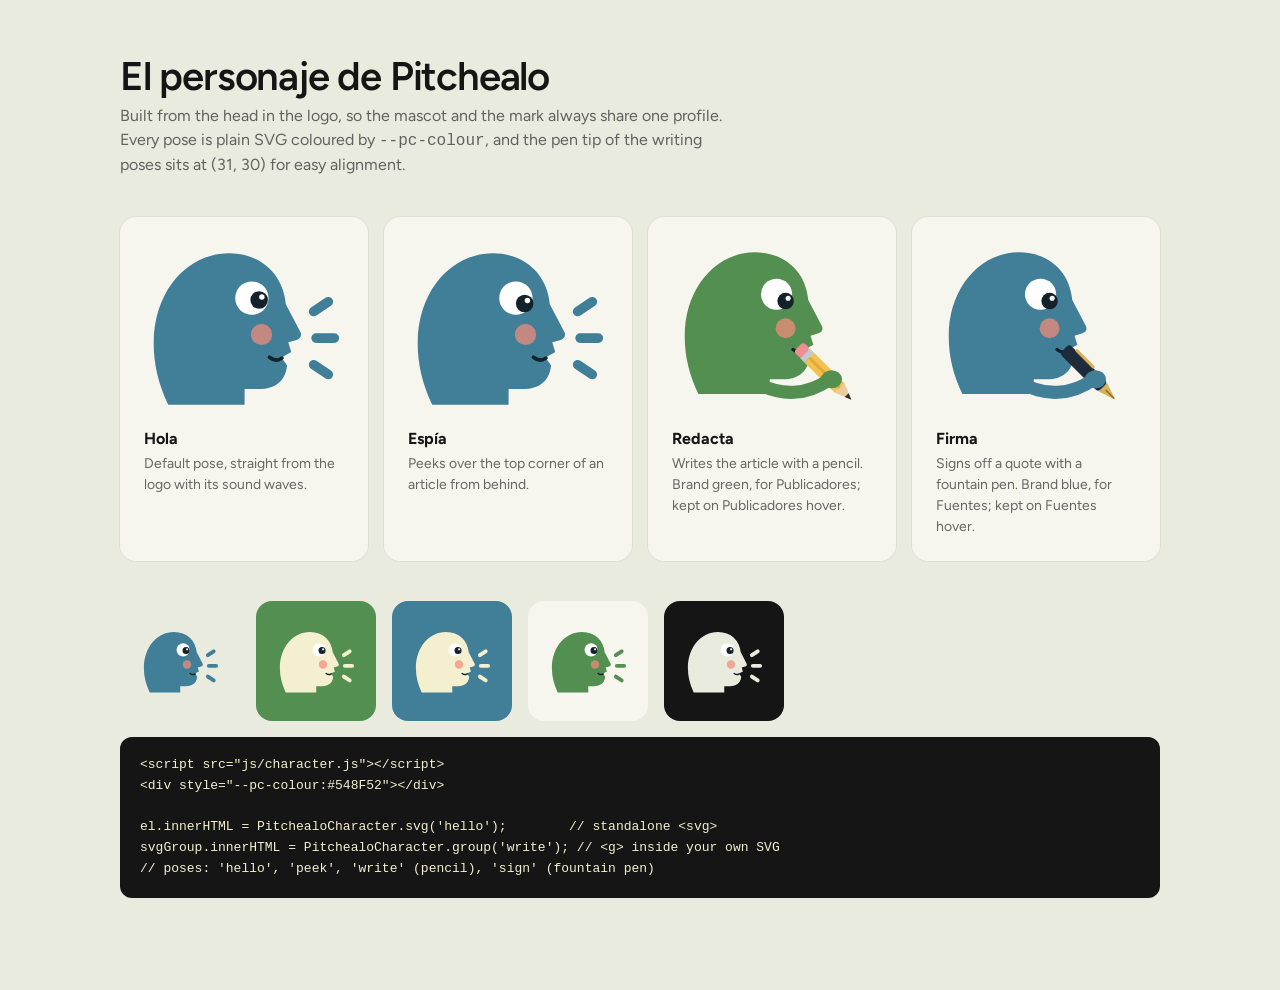
<file: character.html>
<!doctype html>
<html lang="es">
<head>
  <meta charset="utf-8">
  <meta name="viewport" content="width=device-width, initial-scale=1">
  <title>Pitchealo · Personaje</title>
  <link rel="icon" href="assets/pitchealo-logo.svg" type="image/svg+xml">
  <link rel="stylesheet" href="css/styles.css">
  <style>
    body { padding: 56px 24px 80px; }
    .sheet { max-width: 1040px; margin: 0 auto; }
    h1 { font-size: 40px; line-height: 1; letter-spacing: -0.03em; font-weight: 600; margin: 0 0 8px; }
    .lead { color: var(--ink-muted); max-width: 620px; margin: 0 0 40px; }
    .grid { display: grid; grid-template-columns: repeat(auto-fill, minmax(220px, 1fr)); gap: 16px; }
    .tile { background: #F6F6EF; border-radius: 16px; padding: 24px; box-shadow: 0 0 0 1px rgba(0,0,0,.05); }
    .tile .pc-svg { width: 100%; height: 170px; display: block; }
    .tile .pc-waves { opacity: 1; }
    .tile h2 { font-size: 16px; margin: 16px 0 2px; }
    .tile p { margin: 0; font-size: 14px; color: var(--ink-muted); }
    .swatches { display: flex; gap: 16px; margin: 40px 0 16px; flex-wrap: wrap; }
    .swatch { width: 120px; height: 120px; border-radius: 16px; display: grid; place-items: center; }
    .swatch .pc-svg { width: 80px; height: 80px; }
    pre { background: #151515; color: #F4F0CF; padding: 18px 20px; border-radius: 12px; overflow: auto; font-size: 13px; line-height: 1.6; }
  </style>
</head>
<body>
  <div class="sheet">
    <h1>El personaje de Pitchealo</h1>
    <p class="lead">Built from the head in the logo, so the mascot and the mark always share one profile. Every pose is plain SVG coloured by <code>--pc-colour</code>, and the pen tip of the writing poses sits at (31, 30) for easy alignment.</p>

    <div class="grid" id="poses"></div>

    <div class="swatches" id="swatches"></div>

    <pre>&lt;script src="js/character.js"&gt;&lt;/script&gt;
&lt;div style="--pc-colour:#548F52"&gt;&lt;/div&gt;

el.innerHTML = PitchealoCharacter.svg('hello');        // standalone &lt;svg&gt;
svgGroup.innerHTML = PitchealoCharacter.group('write'); // &lt;g&gt; inside your own SVG
// poses: 'hello', 'peek', 'write' (pencil), 'sign' (fountain pen)</pre>
  </div>

  <script src="js/character.js"></script>
  <script>
    var C = window.PitchealoCharacter;
    var poses = [
      ['hello', 'Hola', 'Default pose, straight from the logo with its sound waves.'],
      ['peek', 'Espía', 'Peeks over the top corner of an article from behind.'],
      ['write', 'Redacta', 'Writes the article with a pencil. Brand green, for Publicadores; kept on Publicadores hover.'],
      ['sign', 'Firma', 'Signs off a quote with a fountain pen. Brand blue, for Fuentes; kept on Fuentes hover.']
    ];
    document.getElementById('poses').innerHTML = poses.map(function (p) {
      return '<div class="tile">' + C.svg(p[0]) + '<h2>' + p[1] + '</h2><p>' + p[2] + '</p></div>';
    }).join('');
    var colours = [['#E9EBDF', '#417F98'], ['#548F52', '#F4F0CF'], ['#417F98', '#F4F0CF'], ['#F6F6EF', '#548F52'], ['#151515', '#E9EBDF']];
    document.getElementById('swatches').innerHTML = colours.map(function (c) {
      return '<div class="swatch" style="background:' + c[0] + ';--pc-colour:' + c[1] + '">' + C.svg('hello') + '</div>';
    }).join('');
  </script>
</body>
</html>
</file>
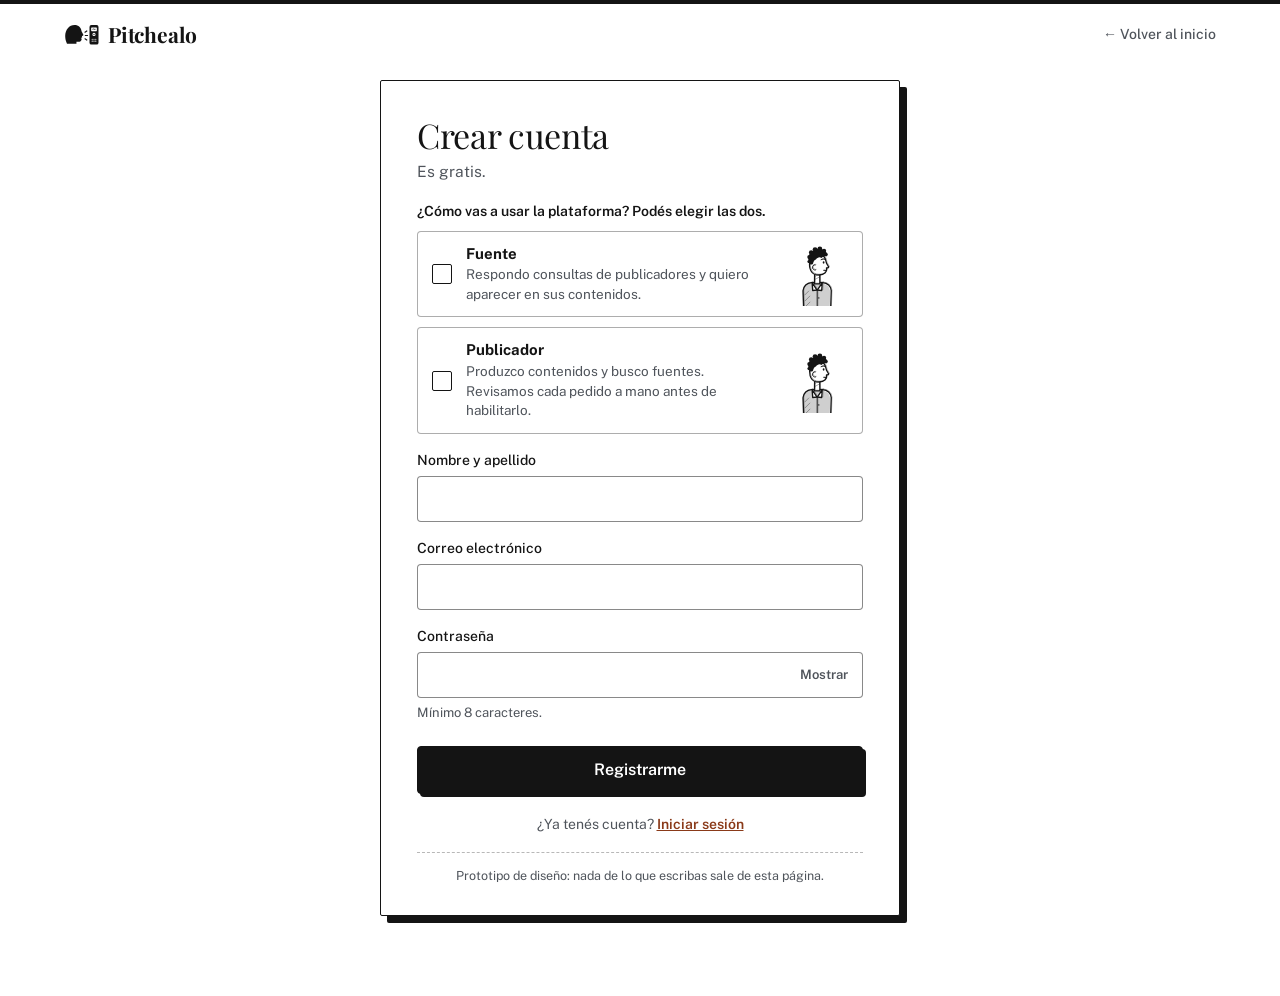
<file: v2/registro.html>
<!doctype html>
<html lang="es">
<head>
  <meta charset="utf-8">
  <meta name="viewport" content="width=device-width, initial-scale=1">
  <title>Crear cuenta · Pitchealo</title>
  <meta name="description" content="Creá tu cuenta gratis en Pitchealo como fuente o publicador.">
  <meta name="theme-color" content="#ffffff">
  <link rel="icon" href="assets/pitchealo-logo.svg" type="image/svg+xml">
  <link rel="preload" href="fonts/playfair-display-latin-wght-normal.woff2" as="font" type="font/woff2" crossorigin>
  <link rel="preload" href="fonts/public-sans-latin-wght-normal.woff2" as="font" type="font/woff2" crossorigin>
  <link rel="stylesheet" href="css/site.css">
  <link rel="stylesheet" href="css/registro.css">
</head>
<body data-side="">
  <div class="reg-ribbon" aria-hidden="true"></div>
  <a class="skip-link" href="#main">Saltar al contenido</a>
  <header class="reg-top">
    <a class="brand" href="./" aria-label="Pitchealo, inicio"><svg viewBox="0 0 48 32" aria-hidden="true" focusable="false"><use href="#logo-mark"/></svg><span>Pitchealo</span></a>
    <a class="reg-back" href="./">← Volver al inicio</a>
  </header>

  <main id="main" class="reg-main">
    <section class="reg-card" id="signup" aria-labelledby="su-title">
      <h1 id="su-title">Crear cuenta</h1>
      <p class="reg-free">Es gratis.</p>
      <form id="signup-form" novalidate>
        <fieldset class="reg-fieldset" aria-describedby="err-type">
          <legend class="reg-q">¿Cómo vas a usar la plataforma? Podés elegir las dos.</legend>
          <div class="opts">
            <label class="opt opt--fue">
              <input type="checkbox" name="as_expert" value="fuente">
              <span class="opt-box"><svg viewBox="0 0 14 14" aria-hidden="true"><path d="M2.5 7.5l3 3 6-7"/></svg></span>
              <span><span class="opt-title">Fuente</span><span class="opt-desc">Respondo consultas de publicadores y quiero aparecer en sus contenidos.</span></span>
              <span class="opt-art" data-pcs="bust fue" aria-hidden="true"></span>
            </label>
            <label class="opt opt--pub">
              <input type="checkbox" name="as_journalist" value="publicador">
              <span class="opt-box"><svg viewBox="0 0 14 14" aria-hidden="true"><path d="M2.5 7.5l3 3 6-7"/></svg></span>
              <span><span class="opt-title">Publicador</span><span class="opt-desc">Produzco contenidos y busco fuentes. Revisamos cada pedido a mano antes de habilitarlo.</span></span>
              <span class="opt-art" data-pcs="bust pub" aria-hidden="true"></span>
            </label>
          </div>
          <p class="err" id="err-type" role="alert">Elegí al menos una opción para continuar.</p>
        </fieldset>
        <div class="field">
          <label for="full_name">Nombre y apellido</label>
          <input class="input" id="full_name" name="full_name" type="text" autocomplete="name" required aria-describedby="err-name">
          <p class="err" id="err-name">Contanos cómo te llamás.</p>
        </div>
        <div class="field">
          <label for="email">Correo electrónico</label>
          <input class="input" id="email" name="email" type="email" autocomplete="email" required aria-describedby="err-email">
          <p class="err" id="err-email">Ingresá un correo electrónico válido.</p>
        </div>
        <div class="field">
          <label for="password">Contraseña</label>
          <div class="pw">
            <input class="input" id="password" name="password" type="password" autocomplete="new-password" required minlength="8" aria-describedby="pw-hint err-pw">
            <button class="pw-toggle" type="button" aria-controls="password" aria-pressed="false">Mostrar</button>
          </div>
          <p class="hint" id="pw-hint">Mínimo 8 caracteres.</p>
          <p class="err" id="err-pw">La contraseña necesita al menos 8 caracteres.</p>
        </div>
        <button class="btn reg-submit" type="submit">Registrarme</button>
      </form>
      <p class="reg-foot">¿Ya tenés cuenta? <a href="https://pitchealo.com/ingresar">Iniciar sesión</a></p>
      <p class="reg-note">Prototipo de diseño: nada de lo que escribas sale de esta página.</p>
    </section>

    <section class="ob" id="onboarding" hidden aria-labelledby="ob-title">
      <div class="ob-bar" aria-hidden="true"></div>
      <div class="ob-head">
        <div class="ob-meta"><span class="ob-who"></span><span class="ob-count" aria-live="polite"></span></div>
        <ol class="stepper" aria-label="Pasos"></ol>
      </div>
      <form class="ob-form" novalidate>
        <div class="ob-stage">
          <div class="ob-pane"></div>
          <div class="ob-art" aria-hidden="true"><div class="ob-art-paper"></div><div class="ob-art-char"></div></div>
        </div>
        <div class="ob-foot">
          <button class="btn btn--ghost ob-prev" type="button">← Anterior</button>
          <button class="ob-skip" type="button" hidden>Saltar por ahora</button>
          <button class="btn ob-next" type="submit">Siguiente <span class="arr" aria-hidden="true">→</span></button>
        </div>
      </form>
    </section>
  </main>

  <template id="tpl-camila"><svg viewBox="0 0 64 64" aria-hidden="true" focusable="false"><defs><clipPath id="av-reg-camila"><circle cx="32" cy="32" r="32"/></clipPath></defs><g clip-path="url(#av-reg-camila)"><rect width="64" height="64" fill="#EFE4CC"/><path d="M8 66c1.6-12.6 11-19.6 24-19.6S54.4 53.4 56 66z" fill="#B85C38"/><path d="M27 37h10v8.6c-1.4 2.2-3.2 3.2-5 3.2s-3.6-1-5-3.2z" fill="#DDB091"/><ellipse cx="32" cy="29" rx="11.2" ry="12.6" fill="#F3D2B8"/><circle cx="20.9" cy="30.4" r="2" fill="#DDB091"/><circle cx="43.1" cy="30.4" r="2" fill="#DDB091"/><circle cx="32" cy="11.2" r="5.4" fill="#8A3E22"/><path d="M20.9 27c.2-8 5.2-12.4 11.1-12.4S42.9 19 43.1 27c-2.4-3.6-6.4-5.6-11.1-5.6S23.3 23.4 20.9 27z" fill="#8A3E22"/><circle cx="27.6" cy="29.4" r="1.3" fill="#2a211c"/><circle cx="36.4" cy="29.4" r="1.3" fill="#2a211c"/><circle cx="25.6" cy="33.2" r="1.7" fill="#E9967E" opacity=".45"/><circle cx="38.4" cy="33.2" r="1.7" fill="#E9967E" opacity=".45"/><path d="M29.2 34.6q2.8 2.2 5.6 0" fill="none" stroke="#2a211c" stroke-width="1.1" stroke-linecap="round"/></g></svg></template>

  <svg width="0" height="0" style="position:absolute" aria-hidden="true">
    <symbol id="logo-mark" viewBox="0 0 48 32">
      <path fill="currentColor" d="M4 29c-1.6-3.4-2.4-6.6-2.4-10.2C1.6 10.4 7 4 14 4c5.4 0 9 3.6 9.4 8.4l2.4 4.6c.3.6 0 1.1-.6 1.3l-1.4.4.5 1.6-1.6.9.9 1.3c-.2 2.5-2 3.9-4.6 3.9h-2.4V29z"/>
      <path d="M28 13.6l2.4-1.6M28.4 18h3M28 22.4l2.4 1.6" fill="none" stroke="currentColor" stroke-width="1.6" stroke-linecap="round"/>
      <path fill="currentColor" fill-rule="evenodd" d="M36.5 4h7A2.5 2.5 0 0 1 46 6.5v21a2.5 2.5 0 0 1-2.5 2.5h-7A2.5 2.5 0 0 1 34 27.5v-21A2.5 2.5 0 0 1 36.5 4zM37 7.2a.8.8 0 0 0-.8.8v3.4c0 .44.36.8.8.8h6a.8.8 0 0 0 .8-.8V8a.8.8 0 0 0-.8-.8zM40 14.4a2.1 2.1 0 1 0 0 4.2 2.1 2.1 0 1 0 0-4.2zM37.6 22.2a.75.75 0 1 0 0 1.5.75.75 0 1 0 0-1.5zM40 22.2a.75.75 0 1 0 0 1.5.75.75 0 1 0 0-1.5zM42.4 22.2a.75.75 0 1 0 0 1.5.75.75 0 1 0 0-1.5zM37.6 24.8a.75.75 0 1 0 0 1.5.75.75 0 1 0 0-1.5zM40 24.8a.75.75 0 1 0 0 1.5.75.75 0 1 0 0-1.5zM42.4 24.8a.75.75 0 1 0 0 1.5.75.75 0 1 0 0-1.5z"/>
      <path d="M38.2 9.7h.9l.6-1 .7 2 .6-1h.8" fill="none" stroke="currentColor" stroke-width=".7" stroke-linecap="round" stroke-linejoin="round"/>
      <circle fill="currentColor" cx="40" cy="16.5" r=".8"/>
    </symbol>
  </svg>
  <script src="js/character.js"></script>
  <script src="js/sections.js"></script>
  <script src="js/registro.js"></script>
</body>
</html>
</file>
<file: v2/css/site.css>
/* ==================================================================
 * Pitchealo V2 · editorial edition
 * Type and rules from pitchealo.com; concept (two sides, character,
 * animated hero) from V1.
 * ================================================================== */

@font-face { font-family: "Playfair Display"; font-style: normal; font-weight: 400 900; font-display: swap; src: url("../fonts/playfair-display-latin-wght-normal.woff2") format("woff2"); }
@font-face { font-family: "Playfair Display"; font-style: italic; font-weight: 400 900; font-display: swap; src: url("../fonts/playfair-display-latin-wght-italic.woff2") format("woff2"); }
@font-face { font-family: "Public Sans"; font-style: normal; font-weight: 100 900; font-display: swap; src: url("../fonts/public-sans-latin-wght-normal.woff2") format("woff2"); }
@font-face { font-family: "Caveat"; font-style: normal; font-weight: 400 700; font-display: swap; src: url("../fonts/caveat-latin-wght-normal.woff2") format("woff2"); }

:root {
  --pub: #b9552b;
  --fue: #008c7d;
  --pub-deep: #8a3a19;
  --fue-deep: #006a5f;
  --pub-tint: #f8ece6;
  --fue-tint: #e3f2f0;
  --ink: #141414;
  --text: #2b2b2b;
  --muted: #4f545b;
  --eyebrow: #8a3a19;
  --paper: #ffffff;
  --cream: #faf8f3;
  --rule-soft: rgba(20, 20, 20, 0.14);
  --font-title: "Playfair Display", Georgia, "Times New Roman", serif;
  --font-body: "Public Sans", -apple-system, BlinkMacSystemFont, "Segoe UI", sans-serif;
  --font-ui: "Public Sans", -apple-system, BlinkMacSystemFont, "Segoe UI", Roboto, sans-serif;
  --font-hand: "Caveat", "Bradley Hand", cursive;
  --ease: cubic-bezier(.4, 0, .2, 1);
  --ease-out: cubic-bezier(.2, .7, .2, 1);
  --side: var(--ink);
}

*, *::before, *::after { box-sizing: border-box; }
html { -webkit-text-size-adjust: 100%; }
html, body { margin: 0; background: var(--paper); color: var(--ink); }
body {
  font-family: var(--font-ui);
  font-size: 16px;
  line-height: 1.5;
  -webkit-font-smoothing: antialiased;
  -moz-osx-font-smoothing: grayscale;
  text-rendering: optimizeLegibility;
}
a { color: inherit; }
img, svg { display: block; }
.sr-only {
  position: absolute; width: 1px; height: 1px; margin: -1px; padding: 0;
  overflow: hidden; clip: rect(0 0 0 0); white-space: nowrap; border: 0;
}
.skip-link {
  position: absolute; left: 16px; top: -60px; z-index: 100;
  background: var(--ink); color: #fff; padding: 8px 14px; border-radius: 4px; text-decoration: none;
}
.skip-link:focus { top: 12px; }
:focus-visible { outline: 2px solid var(--ink); outline-offset: 3px; }

.container { width: 100%; max-width: 1200px; margin: 0 auto; padding: 0 24px; }

/* ------------------------------------------------------------------ *
 * Buttons (4px radius, ink edge, small offset shadow)
 * ------------------------------------------------------------------ */
.btn {
  --btn-bg: var(--ink);
  --btn-fg: #fff;
  display: inline-flex; align-items: center; justify-content: center; gap: 8px;
  padding: 11px 22px;
  font: 600 15px/20px var(--font-ui);
  color: var(--btn-fg);
  background: var(--btn-bg);
  border: 1.5px solid var(--ink);
  border-radius: 4px;
  box-shadow: 3px 3px 0 var(--ink);
  text-decoration: none;
  cursor: pointer;
  transition: transform .18s var(--ease), box-shadow .18s var(--ease), background-color .2s var(--ease);
}
.btn:hover { transform: translate(-1px, -1px); box-shadow: 4px 4px 0 var(--ink); }
.btn:active { transform: translate(2px, 2px); box-shadow: 1px 1px 0 var(--ink); }
.btn .arr { display: inline-block; transition: transform .2s var(--ease); }
.btn:hover .arr { transform: translateX(3px); }
.btn--pub { --btn-bg: var(--pub); }
.btn--fue { --btn-bg: var(--fue); }
.btn--ghost { --btn-bg: #fff; --btn-fg: var(--ink); }
.btn--sm { padding: 7px 14px; font-size: 14px; box-shadow: 2px 2px 0 var(--ink); }
.btn--sm:hover { box-shadow: 3px 3px 0 var(--ink); }

.link-arrow {
  font: 600 14px/20px var(--font-ui);
  color: var(--ink);
  text-decoration: none;
  border-bottom: 1px solid var(--ink);
  padding-bottom: 1px;
  white-space: nowrap;
}
.link-arrow span { display: inline-block; transition: transform .2s var(--ease); }
.link-arrow:hover span { transform: translateX(3px); }

/* ------------------------------------------------------------------ *
 * Header
 * ------------------------------------------------------------------ */
.site-header {
  position: relative; z-index: 20;
  display: flex; align-items: center; justify-content: space-between;
  max-width: 1200px; margin: 0 auto; padding: 22px 24px;
}
.brand { display: inline-flex; align-items: center; gap: 8px; text-decoration: none; color: var(--ink); }
.brand svg { width: 36px; height: 24px; }
.brand span { font: 700 21px/1 var(--font-title); letter-spacing: -0.01em; }
.site-nav { display: flex; align-items: center; gap: 10px; }
.nav-link {
  font: 500 14px/20px var(--font-ui); text-decoration: none; color: var(--ink);
  padding: 8px 10px; border-radius: 4px;
}
.nav-link:hover { text-decoration: underline; text-underline-offset: 4px; }
.nav-btn {
  font: 600 14px/20px var(--font-ui); text-decoration: none;
  padding: 8px 16px; border-radius: 4px; border: 1px solid rgba(20, 20, 20, .6);
  color: var(--ink); background: #fff; transition: background-color .2s var(--ease);
}
.nav-btn:hover { background: var(--cream); }
.nav-btn--dark { background: var(--ink); color: #fff; border-color: var(--ink); }
.nav-btn--dark:hover { background: #333; }

/* ------------------------------------------------------------------ *
 * Hero
 * ------------------------------------------------------------------ */
.hero {
  position: relative;
  height: 100vh; height: 100svh;
  min-height: 700px;
  overflow: hidden;
  background: var(--paper);
  isolation: isolate;
}
.hero-ripples { position: absolute; inset: 0; z-index: 1; width: 100%; height: 100%; pointer-events: none; }
.stage {
  position: absolute; inset: 0; z-index: 5; pointer-events: none;
  -webkit-mask-image: linear-gradient(to bottom, #000 0%, #000 68%, transparent 96%);
  mask-image: linear-gradient(to bottom, #000 0%, #000 68%, transparent 96%);
}
.hero-fg { position: absolute; inset: 0; z-index: 10; display: flex; flex-direction: column; pointer-events: none; }
.hero-fg .site-header { pointer-events: auto; width: 100%; }
.hero-body {
  flex: 1; display: flex; align-items: center; justify-content: center;
  text-align: center; padding: 0 24px 72px;
}
.hero-block {
  position: relative;
  display: flex; flex-direction: column; align-items: center; gap: 20px;
  max-width: 920px; pointer-events: auto;
}
/* soft paper glow so the copy always reads over drifting clippings */
.hero-block::before {
  content: ""; position: absolute; z-index: -1; inset: -40px -70px;
  background: radial-gradient(closest-side, rgba(255, 255, 255, .96), rgba(255, 255, 255, .85) 60%, rgba(255, 255, 255, 0));
  pointer-events: none;
}
.hero-kicker {
  display: inline-flex; align-items: center; gap: 10px;
  font: 600 12px/16px var(--font-ui); letter-spacing: .14em; text-transform: uppercase; color: var(--eyebrow);
}
.hero-kicker::before, .hero-kicker::after { content: ""; width: 28px; height: 0; border-top: 3px double var(--ink); }
.hero-title {
  margin: 0;
  font: 500 clamp(40px, 5vw, 66px)/1.06 var(--font-title);
  letter-spacing: -0.015em;
  color: var(--ink);
}
.hero-title .line { display: block; }
.hero-title .line--rot { min-height: 1.06em; white-space: nowrap; }
.rot { font-style: italic; font-weight: 500; position: relative; }
.rot-wrap { position: relative; display: inline-block; }
.rot-wrap svg.rot-underline {
  position: absolute; left: 0; right: 0; bottom: -0.12em; width: 100%; height: 0.32em; overflow: visible;
}
.rot-underline path { fill: none; stroke: var(--side); stroke-width: 3; stroke-linecap: round; transition: stroke .4s var(--ease); }
.hero[data-active="pub"] { --side: var(--pub); }
.hero[data-active="fue"] { --side: var(--fue); }
.caret {
  display: inline-block; width: 0.05em; height: 0.82em; margin-left: 0.05em; vertical-align: -0.06em;
  background: var(--ink); animation: caret 1s steps(1) infinite;
}
.hero.is-typing .caret { animation: none; }
@keyframes caret { 50% { opacity: 0; } }

.hero-sub {
  margin: 4px 0 0; max-width: 620px;
  font: 400 17px/27px var(--font-ui); color: var(--text); text-wrap: pretty;
}
.hero-sub strong { display: block; font-weight: 600; color: var(--ink); margin-bottom: 6px; }
.hl { font-style: normal; font-weight: 600; text-decoration: none; padding: 0 2px; background-repeat: no-repeat; background-size: 0% 100%; background-position: 0 85%; transition: background-size .5s var(--ease-out), color .3s var(--ease); }
.hl--pub { color: var(--pub); background-image: linear-gradient(transparent 62%, rgba(185, 85, 43, .18) 62%); }
.hl--fue { color: var(--fue); background-image: linear-gradient(transparent 62%, rgba(0, 140, 125, .18) 62%); }
.hero[data-active="pub"] .hl--pub, .hero[data-active="fue"] .hl--fue { background-size: 100% 100%; }

.cta-row { display: flex; gap: 16px; margin-top: 10px; flex-wrap: wrap; justify-content: center; }
.cta {
  min-width: 176px; padding: 13px 30px; font-size: 17px; line-height: 24px;
}
.explore { font: 500 15px/22px var(--font-ui); color: var(--muted); text-decoration: underline; text-underline-offset: 4px; text-decoration-thickness: 1px; }
.explore:hover { color: var(--ink); }

/* ------------------------------------------------------------------ *
 * Sketched clippings
 * ------------------------------------------------------------------ */
.article {
  position: absolute; left: 0; top: 0;
  transform-origin: 50% 50%;
  will-change: transform, opacity;
  font-size: calc(var(--w) / 21);
}
.paper {
  position: absolute; inset: 0; z-index: 1; overflow: hidden;
  background: #fff;
  border: 1px solid var(--ink);
  border-radius: 1px;
  box-shadow: 3px 3px 0 rgba(20, 20, 20, .9);
  color: var(--ink);
}
.paper-body {
  position: absolute; inset: 0; padding: .8em .9em .7em;
  display: flex; flex-direction: column; gap: .42em;
}
.paper-body > * { flex: none; }
.paper-body > .cols { flex: 1 1 auto; min-height: 0; }
.paper-body--write { bottom: 34%; }
.paper-body--sign { bottom: 31%; }
.mast {
  font: 900 1.28em/1.05 var(--font-title); letter-spacing: -0.01em;
  text-align: center; white-space: nowrap; overflow: hidden;
  padding-bottom: .22em; border-bottom: 3px double var(--ink);
}
.mast-meta {
  display: flex; justify-content: space-between; gap: 1em;
  font: 600 .4em/1.2 var(--font-ui); letter-spacing: .08em; text-transform: uppercase; color: var(--muted);
  padding-bottom: .3em; border-bottom: 1px solid var(--ink); white-space: nowrap;
}
.kicker { font: 700 .46em/1 var(--font-ui); letter-spacing: .14em; text-transform: uppercase; color: var(--eyebrow); margin-top: .15em; }
.headline { font: 800 1.08em/1.08 var(--font-title); letter-spacing: -0.005em; margin-top: -.2em; }
.photo { position: relative; aspect-ratio: 16 / 8.5; border: 1px solid var(--ink); overflow: hidden; }
.photo svg { width: 100%; height: 100%; }
.standfirst {
  height: 1.6em;
  background: repeating-linear-gradient(to bottom, #6f6f6f 0 .14em, transparent .14em .55em);
  -webkit-mask-image: linear-gradient(90deg, #000 70%, transparent);
  mask-image: linear-gradient(90deg, #000 70%, transparent);
  opacity: .7;
}
.cols { display: grid; grid-template-columns: 1fr 1fr; gap: .7em; min-height: 1.4em; }
.cols i { display: block; background: repeating-linear-gradient(to bottom, #b9b5ab 0 .12em, transparent .12em .48em); }
.cols i + i { border-left: 1px solid rgba(20, 20, 20, .5); padding-left: .4em; background-clip: content-box; }

.ink { position: absolute; inset: 0; z-index: 2; width: 100%; height: 100%; overflow: visible; }
.ink .rule { stroke: #cfcab8; stroke-width: .35; }
.ink .rule--sign { stroke: var(--ink); stroke-width: .4; }
.ink-label { font: 700 2.5px var(--font-ui); letter-spacing: .4px; fill: var(--muted); }
.ink-quote { font: 400 3.3px var(--font-body); fill: var(--text); }
.stroke { fill: none; stroke-linecap: round; stroke-linejoin: round; }
.stroke--write { stroke: #2b2b2b; stroke-width: .7; }
.stroke--sign { stroke: var(--fue); stroke-width: .85; }

/* ------------------------------------------------------------------ *
 * Sketch character
 * ------------------------------------------------------------------ */
.pcs--pub { --pc-side: var(--pub); }
.pcs--fue { --pc-side: var(--fue); }
.pcs--ink { --pc-side: #8a8a8a; }
/* rough black-and-white sketch; the only colour is the jacket */
.pcs-fill { fill: #fff; }
.pcs-ink { fill: var(--ink); }
.pcs-jacket { fill: var(--pc-side); }
.pcs-line { fill: none; stroke: var(--ink); stroke-width: .42; stroke-linecap: round; stroke-linejoin: round; }
.pcs-line--thin { stroke-width: .3; }
.pcs-line--pass { stroke-width: .2; opacity: .55; }
.pcs-shade { fill: none; stroke: var(--ink); stroke-width: .2; opacity: .6; stroke-linecap: round; }
.pcs-shade--barb { stroke-width: .16; opacity: .75; }
.pcs-glint { fill: none; stroke: #fff; stroke-width: .3; stroke-linecap: round; opacity: .8; }
.pcs-sleeve-out { fill: none; stroke: var(--ink); stroke-width: 2.85; stroke-linecap: round; stroke-linejoin: round; }
.pcs-sleeve { fill: none; stroke: var(--pc-side); stroke-width: 2.05; stroke-linecap: round; stroke-linejoin: round; }
.pcs-motion { fill: none; stroke: var(--ink); stroke-width: .3; stroke-linecap: round; }
.pcs-waves { stroke-width: .34; }

.pcs-eye { transform-box: fill-box; transform-origin: 50% 50%; animation: pcs-blink 5.4s infinite; }
.pcs-pupil { transform-box: fill-box; transform-origin: 50% 50%; transition: transform .25s var(--ease); }
@keyframes pcs-blink { 0%, 93%, 100% { transform: scaleY(1); } 95% { transform: scaleY(.1); } }
.pcs-wave-arm { transform-box: view-box; transform-origin: 17.7px 1.3px; animation: pcs-wave-arm 1.6s ease-in-out infinite; }
.pcs-wave-hand { transform-box: view-box; transform-origin: 20.4px -1.4px; animation: pcs-wave-hand .8s ease-in-out infinite alternate; }
@keyframes pcs-wave-arm { 0%, 100% { transform: rotate(0); } 50% { transform: rotate(-5deg); } }
@keyframes pcs-wave-hand { from { transform: rotate(-16deg); } to { transform: rotate(14deg); } }
.pcs-pose--celebrate { animation: pcs-hop 1.1s var(--ease-out) infinite; transform-box: view-box; transform-origin: 14px 31px; }
.pcs-front-arm { transform-box: view-box; transform-origin: 17.7px 1.3px; animation: pcs-cheer 1.1s ease-in-out infinite; }
.pcs-back-arm { transform-box: view-box; transform-origin: 10.3px 1.3px; animation: pcs-cheer-b 1.1s ease-in-out infinite; }
@keyframes pcs-hop { 0%, 100% { transform: translateY(0); } 30% { transform: translateY(-1.6px); } 55% { transform: translateY(0); } }
@keyframes pcs-cheer { 0%, 100% { transform: rotate(0); } 50% { transform: rotate(8deg); } }
@keyframes pcs-cheer-b { 0%, 100% { transform: rotate(0); } 50% { transform: rotate(-8deg); } }
.is-blown .pcs-eye { animation: none; transform: scale(1.25); }

/* peeking from behind a clipping or card */
.peek {
  position: absolute; top: 0; z-index: 0; width: calc(var(--w) * .34);
  animation: peek var(--peek-dur, 7s) var(--peek-delay, 0s) infinite cubic-bezier(.45, 0, .25, 1);
}
.peek--l { left: 6%; }
.peek--r { right: 6%; }
.peek .pcs-svg { width: 100%; height: auto; overflow: visible; }
.peek--r .pcs-svg { transform: scaleX(-1); }
.peek .pcs-waves--peek { animation: pcs-waves var(--peek-dur, 7s) var(--peek-delay, 0s) infinite; }
.peek .pcs-pupil { animation: pcs-look var(--peek-dur, 7s) var(--peek-delay, 0s) infinite; }
@keyframes peek {
  0%, 10% { transform: translateY(0); }
  20% { transform: translateY(-64%) rotate(-3deg); }
  26%, 44% { transform: translateY(-58%); }
  50%, 62% { transform: translateY(-60%) rotate(4deg); }
  72%, 100% { transform: translateY(0); }
}
@keyframes pcs-waves { 0%, 30% { opacity: 0; } 36%, 58% { opacity: 1; } 64%, 100% { opacity: 0; } }
@keyframes pcs-look { 0%, 30% { transform: translate(0, 0); } 36%, 46% { transform: translate(.25px, .5px); } 52%, 60% { transform: translate(-.6px, -.2px); } 66%, 100% { transform: translate(0, 0); } }
.peek-hands { position: absolute; top: 0; z-index: 3; width: calc(var(--w) * .34); height: 0; }
.peek-hands--l { left: 6%; }
.peek-hands--r { right: 6%; }
.peek-hands span {
  position: absolute; top: 0; width: 8%; aspect-ratio: 1;
  border-radius: 50%;
  background: #fff; border: 1.5px solid var(--ink);
  box-shadow: .5px -.5px 0 0 rgba(20, 20, 20, .35);
  transform: translate(-50%, -45%) scale(0);
  animation: hands var(--peek-dur, 7s) var(--peek-delay, 0s) infinite cubic-bezier(.45, 0, .25, 1);
}
.peek-hands--l span:nth-child(1) { left: 30%; }
.peek-hands--l span:nth-child(2) { left: 70%; }
.peek-hands--r span:nth-child(1) { left: 30%; }
.peek-hands--r span:nth-child(2) { left: 70%; }
@keyframes hands { 0%, 14% { transform: translate(-50%, -45%) scale(0); } 20%, 66% { transform: translate(-50%, -45%) scale(1); } 71%, 100% { transform: translate(-50%, -45%) scale(0); } }
.is-blown .peek, .is-blown .peek .pcs-pupil, .is-blown .peek-hands span { animation-play-state: paused; }

/* ------------------------------------------------------------------ *
 * Sections, shared
 * ------------------------------------------------------------------ */
.section { padding: 112px 0; position: relative; }
.section--tight { padding-top: 32px; }
.eyebrow {
  margin: 0 0 12px;
  font: 600 12px/16px var(--font-ui); letter-spacing: .12em; text-transform: uppercase; color: var(--eyebrow);
}
.eyebrow--pub { color: var(--pub-deep); }
.eyebrow--fue { color: var(--fue-deep); }
.h2 {
  margin: 0;
  font: 400 clamp(30px, 3.3vw, 42px)/1.14 var(--font-title);
  letter-spacing: -0.01em; color: var(--ink); text-wrap: balance;
}
.lede { margin: 14px 0 0; max-width: 620px; font: 400 17.5px/1.6 var(--font-body); color: var(--muted); text-wrap: pretty; }
.section-head { display: flex; align-items: flex-end; justify-content: space-between; gap: 24px 48px; margin-bottom: 40px; }
.section-head--center { flex-direction: column; align-items: center; text-align: center; }
.section-head--center .lede { margin-left: auto; margin-right: auto; }

/* scroll reveal */
[data-reveal] { opacity: 0; transform: translateY(14px); transition: opacity .7s var(--ease-out), transform .7s var(--ease-out); transition-delay: calc(var(--i, 0) * 70ms); }
[data-reveal].is-in { opacity: 1; transform: none; }

/* framed (pitchealo.com double rule) */
.frame {
  background: #fff;
  border: 3px double var(--ink);
  outline: 1px solid var(--ink);
  outline-offset: 4px;
}

/* ------------------------------------------------------------------ *
 * Comparison
 * ------------------------------------------------------------------ */
.compare-intro {
  display: grid; grid-template-columns: 1fr 1fr; max-width: 760px; margin: 32px auto 64px;
}
.compare-intro > div { padding: 2px 32px; }
.compare-intro > div + div { border-left: 1px solid var(--ink); }
.compare-intro .who { margin: 0 0 6px; font: 600 13px/16px var(--font-ui); }
.compare-intro .who--pub { color: var(--pub); }
.compare-intro .who--fue { color: var(--fue); }
.compare-intro .q { margin: 0; font: 400 18px/1.45 var(--font-ui); color: var(--ink); }

.compare-grid { display: grid; grid-template-columns: 1fr 88px 1fr; align-items: stretch; max-width: 1060px; margin: 0 auto; }
.compare-vs { position: relative; display: flex; justify-content: center; }
.compare-vs::before { content: ""; position: absolute; top: 24px; bottom: 24px; left: 50%; transform: translateX(-50%); border-left: 3px double var(--ink); }
.compare-vs span {
  position: sticky; top: 45vh; margin-top: 180px; z-index: 1;
  display: grid; place-items: center; width: 56px; height: 56px; border-radius: 50%;
  background: #fff; border: 1px solid var(--ink); box-shadow: 0 0 0 5px #fff, 0 0 0 6px var(--ink);
  font: italic 500 28px/1 var(--font-title);
}
.fp {
  --side: var(--ink); --tint: var(--cream);
  position: relative; display: flex; flex-direction: column;
  transition: transform .35s var(--ease), box-shadow .35s var(--ease);
}
.fp--pub { --side: var(--pub); --tint: var(--pub-tint); }
.fp--fue { --side: var(--fue); --tint: var(--fue-tint); }
.fp:hover { transform: translate(-3px, -3px); box-shadow: 9px 9px 0 var(--side); }
.fp-band {
  position: relative; height: 172px; overflow: hidden;
  border-bottom: 1px solid var(--ink);
  background:
    repeating-linear-gradient(-45deg, transparent 0 7px, color-mix(in srgb, var(--side) 26%, transparent) 7px 8px),
    var(--tint);
}
.fp-edition {
  position: absolute; left: 18px; right: 18px; top: 14px;
  display: flex; justify-content: space-between;
  font: 600 10.5px/1 var(--font-ui); letter-spacing: .14em; text-transform: uppercase; color: var(--ink);
}
.fp-art { position: absolute; left: 50%; bottom: -2px; transform: translateX(-62%); }
.fp-art .pcs-svg { display: block; width: auto; height: 160px; overflow: visible; }
.fp-desk {
  position: absolute; left: 50%; bottom: 0; transform: translateX(-28%);
  width: 150px; height: 54px; background: #fff; border: 1px solid var(--ink); border-bottom: 0;
}
.fp-desk::before { content: ""; position: absolute; left: 12px; right: 30px; top: 12px; height: 28px; background: repeating-linear-gradient(to bottom, #b9b5ab 0 1px, transparent 1px 7px); }
.fp:hover .pcs-tool { animation: pcs-scribble .5s ease-in-out infinite alternate; }
@keyframes pcs-scribble { from { transform: translate(31px, 30px) rotate(-95deg); } to { transform: translate(30.4px, 30.3px) rotate(-92deg); } }
.fp-body { padding: 34px 36px 36px; display: flex; flex-direction: column; flex: 1; }
.fp-title {
  margin: 0; padding-bottom: 12px; border-bottom: 1px solid var(--ink);
  font: 900 clamp(32px, 3.2vw, 42px)/1 var(--font-title); letter-spacing: -0.01em;
}
.fp-sub { margin: 18px 0 0; font: italic 700 20px/1.35 var(--font-title); color: var(--ink); }
.fp-text { margin: 12px 0 0; font: 400 16px/1.65 var(--font-body); color: var(--text); }
.fp-list { list-style: none; margin: 24px 0 0; padding: 22px 0 0; border-top: 1px solid var(--ink); display: grid; gap: 12px; }
.fp-list li { position: relative; padding-left: 26px; font: 400 15.5px/1.5 var(--font-body); color: var(--ink); }
.fp-list li::before { content: "❖\FE0E"; position: absolute; left: 0; top: .1em; font-size: 13px; color: var(--side); }
.fp-cta { margin-top: auto; padding-top: 30px; }
.fp-cta .btn { --btn-bg: var(--side); }
.compare-foot { text-align: center; margin-top: 64px; }

/* ------------------------------------------------------------------ *
 * Tu conocimiento merece...
 * ------------------------------------------------------------------ */
.spread { position: relative; padding: 76px 56px 64px; max-width: 1140px; margin: 0 auto; }
.spread-corner { position: absolute; top: 16px; font: 600 10.5px/1 var(--font-ui); letter-spacing: .14em; text-transform: uppercase; color: var(--muted); }
.spread-corner--l { left: 22px; }
.spread-corner--r { right: 22px; }
.spread-title {
  margin: 0 auto; max-width: 1000px; text-align: center;
  font: 400 clamp(30px, 3.6vw, 50px)/1.2 var(--font-title); letter-spacing: -0.01em; text-wrap: balance;
}
.accent { position: relative; display: inline-block; font: 600 1.3em/1 var(--font-hand); color: var(--pub); padding: 0 .06em; }
.accent svg { position: absolute; left: -2%; width: 104%; bottom: -.2em; height: .34em; overflow: visible; }
.accent path { fill: none; stroke: var(--fue); stroke-width: 2.2; stroke-linecap: round; stroke-dasharray: 1; stroke-dashoffset: 1; transition: stroke-dashoffset 1.1s .35s var(--ease-out); }
.is-in .accent path, .accent.is-in path { stroke-dashoffset: 0; }

.steps { position: relative; display: grid; grid-template-columns: repeat(3, 1fr); gap: 32px; margin-top: 64px; }
.steps-arrows { position: absolute; left: 0; top: 0; width: 100%; height: 100px; pointer-events: none; overflow: visible; }
.steps-arrows path { fill: none; stroke: var(--ink); stroke-width: 1.4; stroke-linecap: round; stroke-linejoin: round; stroke-dasharray: 1; stroke-dashoffset: 1; }
.steps.is-in .steps-arrows path { transition: stroke-dashoffset 1s var(--ease-out); stroke-dashoffset: 0; }
.steps.is-in .steps-arrows path.a2 { transition-delay: .55s; }
.steps.is-in .steps-arrows path.h1 { transition-delay: .85s; transition-duration: .3s; }
.steps.is-in .steps-arrows path.h2 { transition-delay: 1.4s; transition-duration: .3s; }
.step { text-align: center; display: flex; flex-direction: column; align-items: center; }
.step-icon {
  position: relative; width: 100px; height: 100px; border-radius: 50%;
  border: 1px solid var(--ink); background: #fff;
  display: grid; place-items: center;
  box-shadow: 0 0 0 6px #fff, 0 0 0 7px rgba(20, 20, 20, .25);
}
.step-icon svg { width: 68px; height: 68px; overflow: visible; }
.step-no { margin: 22px 0 0; font: 600 22px/1 var(--font-hand); color: var(--pub); }
.step:nth-child(3) .step-no, .step:nth-child(4) .step-no { color: var(--fue); }
.step-title { margin: 6px 0 0; font: 400 30px/1.2 var(--font-title); }
.step-text { margin: 10px auto 0; max-width: 290px; font: 400 15.5px/1.6 var(--font-ui); color: var(--muted); }
.k-line { fill: none; stroke: var(--ink); stroke-width: 1.7; stroke-linecap: round; stroke-linejoin: round; }
.k-thin { stroke-width: 1.1; }
.k-acc { fill: none; stroke: var(--pub); stroke-width: 1.6; stroke-linecap: round; stroke-linejoin: round; }
.k-acc--fue { stroke: var(--fue); }
.k-dot { fill: var(--ink); }
.k-hatch { fill: none; stroke: var(--pub); stroke-width: .9; opacity: .7; }
.k-hatch--fue { stroke: var(--fue); }
.k-fill { fill: #fff; }
.steps.is-in .k-pop { animation: k-pop .6s var(--ease-out) both; }
.steps.is-in .step:nth-child(3) .k-pop { animation-delay: .5s; }
.steps.is-in .step:nth-child(4) .k-pop { animation-delay: 1s; }
@keyframes k-pop { 0% { transform: scale(.4); opacity: 0; } 70% { transform: scale(1.08); opacity: 1; } 100% { transform: scale(1); } }
.k-pop { transform-box: fill-box; transform-origin: 50% 50%; }
.k-dots circle { animation: k-dot 1.4s ease-in-out infinite; transform-box: fill-box; transform-origin: center; }
.k-dots circle:nth-child(2) { animation-delay: .18s; }
.k-dots circle:nth-child(3) { animation-delay: .36s; }
@keyframes k-dot { 0%, 60%, 100% { transform: translateY(0); } 30% { transform: translateY(-2.4px); } }
.k-wave { animation: k-wave 1.8s ease-out infinite; transform-box: fill-box; transform-origin: 0 50%; }
.k-wave--2 { animation-delay: .3s; }
@keyframes k-wave { 0% { opacity: 0; transform: scale(.8); } 30% { opacity: 1; } 100% { opacity: 0; transform: scale(1.12); } }
.k-node { transform-box: fill-box; transform-origin: center; animation: k-node 2.4s ease-in-out infinite; }
.k-node:nth-of-type(2n) { animation-delay: .6s; }
.k-node:nth-of-type(3n) { animation-delay: 1.2s; }
@keyframes k-node { 0%, 100% { transform: scale(1); } 50% { transform: scale(1.25); } }

/* ------------------------------------------------------------------ *
 * Journalists
 * ------------------------------------------------------------------ */
.jgrid { list-style: none; margin: 0; padding: 0; display: grid; grid-template-columns: repeat(4, minmax(0, 1fr)); gap: 20px; }
.jcard-cell { position: relative; display: flex; }
.jcard {
  position: relative; z-index: 1; flex: 1;
  display: flex; flex-direction: column;
  padding: 22px; background: #fff;
  border: 1px solid var(--ink); border-radius: 4px;
  transition: transform .3s var(--ease), box-shadow .3s var(--ease);
}
.jcard:hover { transform: translate(-3px, -3px); box-shadow: 5px 5px 0 var(--ink); }
.jcard-head { display: flex; align-items: flex-start; gap: 12px; }
.jcard-avatar { flex: none; width: 50px; height: 50px; border-radius: 50%; overflow: hidden; border: 1px solid var(--ink); }
.jcard-avatar svg { width: 100%; height: 100%; }
.jcard-who { min-width: 0; padding-top: 2px; }
.jcard-name { margin: 0; font: 700 18px/1.2 var(--font-title); }
.jcard-role { margin: 3px 0 0; font: 400 13.5px/1.35 var(--font-ui); color: var(--muted); }
.jcard-label {
  align-self: flex-start; margin-top: 16px; padding: 3px 9px;
  background: #f3f1eb; border-radius: 2px;
  font: 500 12px/16px var(--font-ui); color: var(--muted);
}
.jcard-title { margin: 12px 0 0; font: 700 20px/1.22 var(--font-title); letter-spacing: -0.005em; text-wrap: pretty; }
.jcard-desc { flex: 1; margin: 10px 0 0; font: 400 14.5px/1.6 var(--font-body); color: var(--text); text-wrap: pretty; }
.jcard-tags { list-style: none; display: flex; flex-wrap: wrap; gap: 6px; margin: 16px 0 0; padding: 14px 0 0; border-top: 1px solid var(--ink); }
.jcard-tags li {
  padding: 2px 8px; border-radius: 4px;
  border: 1px solid rgba(185, 85, 43, .4);
  font: 600 12px/16px var(--font-ui); color: var(--eyebrow);
}
.jcard-cell--peek .peek { right: 10%; width: 84px; }
.jcard-cell--peek .peek-hands { right: 10%; width: 84px; }

/* ------------------------------------------------------------------ *
 * Category sections (Luma 'Browse by Category', editorial)
 * ------------------------------------------------------------------ */
.cats { --side: var(--pub); --tint: var(--pub-tint); }
.cats--fue { --side: var(--fue); --tint: var(--fue-tint); }
.cats .h2 { max-width: 640px; }
.cats--fue { padding-top: 0; }
.cats--fue > .container { border-top: 1px solid var(--ink); padding-top: 96px; }
.cat-grid { list-style: none; margin: 0; padding: 0; display: grid; grid-template-columns: repeat(3, minmax(0, 1fr)); gap: 16px; }
.cat {
  display: flex; align-items: center; gap: 14px;
  padding: 10px 16px 10px 10px;
  background: #fff;
  border: 1px solid var(--rule-soft); border-radius: 4px;
  text-decoration: none; color: var(--ink);
  transition: border-color .3s var(--ease), box-shadow .3s var(--ease), background-color .3s var(--ease);
}
.cat:hover, .cat:focus-visible {
  border-color: var(--side);
  box-shadow: 0 28px 17px rgba(0, 0, 0, .01), 0 12px 12px rgba(0, 0, 0, .03), 0 3px 7px rgba(0, 0, 0, .05), 0 0 0 1px var(--side);
}
.cat:focus-visible { outline: none; }
.cat-icon {
  flex: none; width: 50px; height: 50px; border-radius: 3px;
  display: grid; place-items: center;
  border: 1px solid var(--rule-soft); background: var(--cream);
  transition: background-color .3s var(--ease), border-color .3s var(--ease), transform .4s var(--ease);
}
.cat-icon svg { width: 30px; height: 30px; overflow: visible; }
.cat:hover .cat-icon { background: var(--tint); border-color: var(--side); transform: rotate(-4deg); }
.ci-line { fill: none; stroke: var(--ink); stroke-width: 1.35; stroke-linecap: round; stroke-linejoin: round; }
.ci-acc { fill: none; stroke: var(--side); stroke-width: 1.35; stroke-linecap: round; stroke-linejoin: round; stroke-dasharray: 1 0; }
.cat:hover .ci-acc { animation: ci-draw .7s var(--ease-out) both; }
@keyframes ci-draw { from { stroke-dasharray: 1; stroke-dashoffset: 1; } to { stroke-dasharray: 1; stroke-dashoffset: 0; } }
.cat-text { min-width: 0; flex: 1; }
.cat-name { display: block; font: 500 16px/1.3 var(--font-ui); }
.cat-count { display: block; margin-top: 2px; font: 400 14px/1.3 var(--font-ui); color: var(--muted); }
.cat-go {
  flex: none; color: var(--side); font: 600 16px/1 var(--font-ui);
  opacity: 0; transform: translateX(-6px); transition: opacity .3s var(--ease), transform .3s var(--ease);
}
.cat:hover .cat-go, .cat:focus-visible .cat-go { opacity: 1; transform: none; }

/* ------------------------------------------------------------------ *
 * About + footer
 * ------------------------------------------------------------------ */
.about { padding: 96px 0 104px; border-top: 1px solid var(--ink); }
.about-grid { display: grid; grid-template-columns: 300px 1fr; gap: 64px; align-items: center; max-width: 1000px; margin: 0 auto; }
.about-art { position: relative; aspect-ratio: 1; display: grid; place-items: center; }
.about-art::before {
  content: ""; position: absolute; inset: 8%; border-radius: 50%;
  background: repeating-linear-gradient(-45deg, transparent 0 7px, rgba(185, 85, 43, .2) 7px 8px);
  border: 1px solid var(--ink);
}
.about-art .pcs-svg { position: relative; width: auto; height: 84%; overflow: visible; }
.about p:not(.eyebrow) { margin: 16px 0 0; font: 400 16.5px/1.7 var(--font-body); color: var(--text); }
.about .about-cta { margin-top: 28px; display: flex; gap: 14px; flex-wrap: wrap; }

.site-footer { border-top: 3px double var(--ink); padding: 56px 0 28px; }
.footer-grid { display: grid; grid-template-columns: 1.4fr 1fr 1fr 1fr; gap: 40px; }
.footer-brand p { margin: 14px 0 0; max-width: 330px; font: 400 14.5px/1.65 var(--font-body); color: var(--muted); }
.footer-col h3 { margin: 0 0 14px; font: 600 12px/16px var(--font-ui); letter-spacing: .12em; text-transform: uppercase; color: var(--eyebrow); }
.footer-col ul { list-style: none; margin: 0; padding: 0; display: grid; gap: 10px; }
.footer-col a { font: 400 15px/1.4 var(--font-ui); color: var(--ink); text-decoration: none; background-image: linear-gradient(var(--ink), var(--ink)); background-size: 0% 1px; background-position: 0 100%; background-repeat: no-repeat; transition: background-size .3s var(--ease); }
.footer-col a:hover { background-size: 100% 1px; }
.footer-bottom { display: flex; justify-content: space-between; gap: 16px; flex-wrap: wrap; margin-top: 48px; padding-top: 20px; border-top: 1px solid var(--ink); font: 400 14px/20px var(--font-ui); color: var(--muted); }

/* ------------------------------------------------------------------ *
 * Responsive
 * ------------------------------------------------------------------ */
@media (max-width: 1100px) {
  .jgrid { grid-template-columns: repeat(2, minmax(0, 1fr)); }
  .cat-grid { grid-template-columns: repeat(2, minmax(0, 1fr)); }
  .compare-grid { grid-template-columns: 1fr 56px 1fr; }
  .compare-vs span { width: 44px; height: 44px; font-size: 22px; }
  .footer-grid { grid-template-columns: 1fr 1fr 1fr; }
  .footer-brand { grid-column: 1 / -1; }
}
@media (max-width: 860px) {
  .compare-grid { grid-template-columns: 1fr; gap: 0; }
  .compare-vs { height: 96px; }
  .compare-vs::before { top: 8px; bottom: 8px; }
  .compare-vs span { position: relative; top: auto; margin: auto 0; }
  .steps { grid-template-columns: 1fr; gap: 56px; }
  .steps-arrows { display: none; }
  .about-grid { grid-template-columns: 1fr; gap: 24px; text-align: center; }
  .about-art { width: 220px; margin: 0 auto; }
  .about .about-cta { justify-content: center; }
}
@media (max-width: 719px) {
  .hero { min-height: 660px; }
  .site-header { padding: 14px 16px; }
  .hero .site-header { background: #fff; border-bottom: 1px solid var(--ink); box-shadow: 0 3px 0 #fff, 0 4px 0 var(--ink); }
  .rot-wrap svg.rot-underline { display: none; }
  .rot { text-decoration: underline; text-decoration-color: var(--side); text-decoration-thickness: 2px; text-underline-offset: 7px; }
  .spread-title br { display: none; }
  .nav-link { display: none; }
  .nav-btn { padding: 7px 12px; font-size: 13px; }
  .hero-body { padding: 0 18px 30px; }
  .hero-block { gap: 16px; }
  .hero-block::before { inset: -24px -24px; }
  .hero-title { font-size: clamp(32px, 9.4vw, 42px); }
  .hero-title .line:not(.line--rot) { display: inline; }
  .hero-title .line--rot { display: block; white-space: normal; min-height: 2.1em; }
  .hero-sub { font-size: 15px; line-height: 23px; }
  .cta { min-width: 0; padding: 11px 22px; font-size: 16px; }
  .section { padding: 72px 0; }
  .container { padding: 0 18px; }
  .section-head { flex-direction: column; align-items: flex-start; margin-bottom: 28px; }
  .compare-intro { grid-template-columns: 1fr; margin: 24px auto 40px; }
  .compare-intro > div { padding: 12px 0; }
  .compare-intro > div + div { border-left: 0; border-top: 1px solid var(--ink); }
  .fp-body { padding: 26px 22px 28px; }
  .spread { padding: 56px 22px 48px; }
  .spread-corner { display: none; }
  .lede { font-size: 17px; }
  .footer-grid { grid-template-columns: 1fr 1fr; }
}
@media (max-width: 560px) {
  .jgrid, .cat-grid { grid-template-columns: 1fr; }
}

@media (prefers-reduced-motion: reduce) {
  *, *::before, *::after { animation-duration: .001ms !important; animation-iteration-count: 1 !important; transition-duration: .001ms !important; }
  [data-reveal] { opacity: 1; transform: none; }
  .peek { transform: translateY(-55%); }
  .peek-hands span { transform: translate(-50%, -40%) scale(1); }
  .accent path, .steps-arrows path { stroke-dashoffset: 0; }
}
</file>
<file: css/styles.css>
/* Self-hosted fonts (no network needed) */
@font-face { font-family: "Figtree"; font-style: normal; font-weight: 300 900; font-display: swap; src: url("../fonts/figtree-latin-wght-normal.woff2") format("woff2"); }
@font-face { font-family: "Playfair Display"; font-style: normal; font-weight: 700; font-display: swap; src: url("../fonts/playfair-display-latin-700-normal.woff2") format("woff2"); }
@font-face { font-family: "Playfair Display"; font-style: normal; font-weight: 800; font-display: swap; src: url("../fonts/playfair-display-latin-800-normal.woff2") format("woff2"); }
@font-face { font-family: "UnifrakturMaguntia"; font-style: normal; font-weight: 400; font-display: swap; src: url("../fonts/unifrakturmaguntia-latin-400-normal.woff2") format("woff2"); }

/* Carmen Sans (Studio Jaso, commercial licence). Used if it's installed on the computer,
   or if the licensed web files are placed in fonts/carmen-sans/. Falls back to Figtree. */
@font-face { font-family: "Carmen Sans"; font-style: normal; font-weight: 400; font-display: swap; src: local("Carmen Sans Regular"), local("CarmenSans-Regular"), url("../fonts/carmen-sans/CarmenSans-Regular.woff2") format("woff2"), url("../fonts/carmen-sans/CarmenSans-Regular.woff") format("woff"); }
@font-face { font-family: "Carmen Sans"; font-style: normal; font-weight: 500; font-display: swap; src: local("Carmen Sans Medium"), local("CarmenSans-Medium"), url("../fonts/carmen-sans/CarmenSans-Medium.woff2") format("woff2"), url("../fonts/carmen-sans/CarmenSans-Medium.woff") format("woff"); }
@font-face { font-family: "Carmen Sans"; font-style: normal; font-weight: 600; font-display: swap; src: local("Carmen Sans SemiBold"), local("CarmenSans-SemiBold"), url("../fonts/carmen-sans/CarmenSans-SemiBold.woff2") format("woff2"), url("../fonts/carmen-sans/CarmenSans-SemiBold.woff") format("woff"); }
@font-face { font-family: "Carmen Sans"; font-style: normal; font-weight: 700; font-display: swap; src: local("Carmen Sans Bold"), local("CarmenSans-Bold"), url("../fonts/carmen-sans/CarmenSans-Bold.woff2") format("woff2"), url("../fonts/carmen-sans/CarmenSans-Bold.woff") format("woff"); }
@font-face { font-family: "Carmen Sans"; font-style: normal; font-weight: 800; font-display: swap; src: local("Carmen Sans ExtraBold"), local("CarmenSans-ExtraBold"), url("../fonts/carmen-sans/CarmenSans-ExtraBold.woff2") format("woff2"), url("../fonts/carmen-sans/CarmenSans-ExtraBold.woff") format("woff"); }

/* ------------------------------------------------------------------ *
 * Pitchealo · tokens
 * ------------------------------------------------------------------ */
:root {
  --bg: #E9EBDF;
  --green: #548F52;
  --blue: #417F98;
  --ink: #151515;
  --ink-muted: rgba(21, 21, 21, 0.64);
  --ink-faint: rgba(21, 21, 21, 0.4);
  --paper: #FBFAF4;
  --paper-line: #D2CEBF;
  --pc-colour: var(--blue);
  --font-heading: "Carmen Sans", "Figtree", -apple-system, BlinkMacSystemFont, "Segoe UI", Roboto, sans-serif;
  --font-ui: "Figtree", -apple-system, BlinkMacSystemFont, "Segoe UI", Roboto, sans-serif;
  --font-news: "Playfair Display", Georgia, "Times New Roman", serif;
  --font-mast: "UnifrakturMaguntia", "Playfair Display", Georgia, serif;
  --shadow-cta: 0 3px 3px rgba(0, 0, 0, 0.03), 0 8px 7px rgba(0, 0, 0, 0.04),
    0 17px 14px rgba(0, 0, 0, 0.05), 0 35px 28px rgba(0, 0, 0, 0.06);
}

*, *::before, *::after { box-sizing: border-box; }

html, body {
  margin: 0;
  background: var(--bg);
  color: var(--ink);
  font-family: var(--font-ui);
  font-size: 16px;
  line-height: 1.5;
  -webkit-font-smoothing: antialiased;
  -moz-osx-font-smoothing: grayscale;
}

a { color: inherit; text-decoration: none; }

.sr-only {
  position: absolute; width: 1px; height: 1px; margin: -1px; padding: 0;
  overflow: hidden; clip: rect(0 0 0 0); white-space: nowrap; border: 0;
}

/* ------------------------------------------------------------------ *
 * Hero frame
 * ------------------------------------------------------------------ */
.hero {
  position: relative;
  height: 100vh;
  height: 100svh;
  min-height: 680px;
  overflow: hidden;
  background: var(--bg);
  isolation: isolate;
}

.ripple {
  position: absolute;
  inset: 0;
  clip-path: circle(0 at 50% 50%);
  pointer-events: none;
  will-change: clip-path;
}
.ripple--pub { background: var(--green); }
.ripple--fue { background: var(--blue); }

.stage {
  position: absolute;
  inset: 0;
  z-index: 5;
  pointer-events: none;
  -webkit-mask-image: linear-gradient(to bottom, #000 0%, #000 70%, transparent 97%);
  mask-image: linear-gradient(to bottom, #000 0%, #000 70%, transparent 97%);
}

/* ------------------------------------------------------------------ *
 * Foreground (two copies: light, and the recoloured one inside the ripple)
 * ------------------------------------------------------------------ */
.fg {
  --pr: 0px; --px: 50%; --py: 50%;
  --fr: 0px; --fx: 50%; --fy: 50%;
  position: absolute;
  inset: 0;
  display: flex;
  flex-direction: column;
}
.fg--light {
  z-index: 10;
  -webkit-mask-image:
    radial-gradient(circle at var(--px) var(--py), transparent calc(var(--pr) - 1px), #000 var(--pr)),
    radial-gradient(circle at var(--fx) var(--fy), transparent calc(var(--fr) - 1px), #000 var(--fr));
  -webkit-mask-composite: source-in;
  mask-image:
    radial-gradient(circle at var(--px) var(--py), transparent calc(var(--pr) - 1px), #000 var(--pr)),
    radial-gradient(circle at var(--fx) var(--fy), transparent calc(var(--fr) - 1px), #000 var(--fr));
  mask-composite: intersect;
}
.fg--dark {
  z-index: 11;
  pointer-events: none;
  visibility: hidden;
  -webkit-mask-image:
    radial-gradient(circle at var(--px) var(--py), #000 calc(var(--pr) - 1px), transparent var(--pr)),
    radial-gradient(circle at var(--fx) var(--fy), #000 calc(var(--fr) - 1px), transparent var(--fr));
  mask-image:
    radial-gradient(circle at var(--px) var(--py), #000 calc(var(--pr) - 1px), transparent var(--pr)),
    radial-gradient(circle at var(--fx) var(--fy), #000 calc(var(--fr) - 1px), transparent var(--fr));
  mask-composite: add;
}
.fg--dark.is-visible { visibility: visible; }

/* ------------------------------------------------------------------ *
 * Nav (Luma: 14px top, 18px sides, small pills)
 * ------------------------------------------------------------------ */
.nav {
  position: absolute;
  top: 0; left: 0; right: 0;
  display: flex;
  align-items: center;
  justify-content: space-between;
  padding: 14px 18px;
  z-index: 2;
}
.nav-logo {
  display: inline-flex;
  color: var(--blue);
  padding: 2px 4px;
  border-radius: 8px;
}
.nav-logo svg { width: 39px; height: 26px; display: block; }
.nav-links { display: flex; align-items: center; gap: 6px; }
.nav-link,
.pill {
  font-size: 14px;
  line-height: 21px;
  font-weight: 500;
  padding: 7px 10px;
  border-radius: 15px;
  transition: background-color .2s ease, color .2s ease;
}
.nav-link { color: var(--ink-muted); }
.nav-link:hover { color: var(--ink); }
.pill--light { background: rgba(21, 21, 21, 0.05); color: rgba(21, 21, 21, 0.72); }
.pill--light:hover { background: rgba(21, 21, 21, 0.09); color: var(--ink); }
.pill--dark { background: var(--ink); color: #fff; }
.pill--dark:hover { background: #2a2a2a; }

/* ------------------------------------------------------------------ *
 * Hero content (Luma: centred block, gap 20, padding 0 20 40)
 * ------------------------------------------------------------------ */
.hero-body {
  flex: 1;
  display: flex;
  align-items: center;
  justify-content: center;
  text-align: center;
  pointer-events: none;
}
.hero-block {
  display: flex;
  flex-direction: column;
  align-items: center;
  gap: 20px;
  padding: 0 20px 40px;
  max-width: 980px;
  pointer-events: auto;
}

.wordmark {
  display: inline-flex;
  align-items: center;
  gap: 6px;
  margin-bottom: 4px;
  height: 29px;
  font-weight: 700;
  font-size: 25px;
  letter-spacing: -0.02em;
  color: var(--green);
}
.wordmark svg { width: 38px; height: 26px; color: var(--blue); }

.hero-title {
  margin: 0;
  font-family: var(--font-heading);
  font-size: clamp(40px, 5.3vw, 80px);
  line-height: 0.95;
  font-weight: 600;
  letter-spacing: -0.035em;
  color: var(--ink);
}
.title-visual .line { display: block; }
.line--rot { min-height: 0.95em; white-space: nowrap; }
.rot {
  background: linear-gradient(90deg, var(--green), var(--blue));
  -webkit-background-clip: text;
  background-clip: text;
  color: transparent;
  -webkit-text-fill-color: transparent;
  padding: 0 0.02em 0.1em;
}
.caret {
  display: inline-block;
  width: 0.055em;
  height: 0.8em;
  margin-left: 0.04em;
  vertical-align: -0.04em;
  background: currentColor;
  border-radius: 2px;
  animation: caret 1s steps(1) infinite;
}
.hero.is-typing .caret { animation: none; }
@keyframes caret { 50% { opacity: 0; } }

.hero-sub {
  margin: 10px 0 0;
  max-width: 590px;
  font-size: 18px;
  line-height: 28px;
  color: var(--ink-muted);
  text-wrap: pretty;
}
.hero-sub strong { display: block; font-weight: 600; color: var(--ink); margin-bottom: 2px; }
.hl { font-style: normal; font-weight: 600; }
.hl--pub { color: var(--green); }
.hl--fue { color: var(--blue); }

.cta-row { display: flex; gap: 12px; margin-top: 10px; flex-wrap: wrap; justify-content: center; }
.cta {
  display: inline-flex;
  align-items: center;
  justify-content: center;
  min-width: 168px;
  padding: 10px 24px;
  border-radius: 100px;
  font-size: 18px;
  line-height: 27px;
  font-weight: 600;
  color: #fff;
  box-shadow: var(--shadow-cta);
  transition: transform .25s cubic-bezier(.3, .7, .4, 1), background-color .25s ease, color .25s ease;
}
.cta--pub { background: var(--green); }
.cta--fue { background: var(--blue); }
.cta:hover { transform: translateY(-1px); }
.cta:focus-visible,
.pill:focus-visible,
.nav-link:focus-visible,
.nav-logo:focus-visible,
.explore:focus-visible { outline: 2px solid var(--ink); outline-offset: 3px; }

.explore {
  font-size: 16px;
  line-height: 24px;
  font-weight: 500;
  color: var(--ink-faint);
  transition: color .2s ease;
}
.explore span { display: inline-block; transition: transform .2s ease; margin-left: 4px; }
.explore:hover { color: var(--ink-muted); }
.explore:hover span { transform: translateX(3px); }

/* Recoloured copy shown inside the ripple */
.fg--dark,
.fg--dark .hero-title,
.fg--dark .hero-sub strong { color: #fff; }
.fg--dark .nav-logo,
.fg--dark .wordmark,
.fg--dark .wordmark svg { color: #fff; }
.fg--dark .nav-link { color: rgba(255, 255, 255, 0.82); }
.fg--dark .pill--light { background: rgba(255, 255, 255, 0.16); color: #fff; }
.fg--dark .rot {
  background: none;
  color: #F4F0CF;
  -webkit-text-fill-color: #F4F0CF;
}
.fg--dark .hero-sub { color: rgba(255, 255, 255, 0.84); }
.fg--dark .hl { color: #fff; text-decoration: underline; text-decoration-thickness: 1.5px; text-underline-offset: 3px; }
.fg--dark .explore { color: rgba(255, 255, 255, 0.7); }
.fg--dark .cta { box-shadow: var(--shadow-cta), inset 0 0 0 1.5px rgba(255, 255, 255, 0.28); }
.fg--dark[data-tone="pub"] .cta--pub { background: #F7F6EE; color: var(--green); transform: translateY(-1px); box-shadow: var(--shadow-cta); }
.fg--dark[data-tone="fue"] .cta--fue { background: #F7F6EE; color: var(--blue); transform: translateY(-1px); box-shadow: var(--shadow-cta); }

/* ------------------------------------------------------------------ *
 * Newspaper articles
 * ------------------------------------------------------------------ */
.article {
  position: absolute;
  left: 0;
  top: 0;
  transform-origin: 50% 50%;
  will-change: transform, opacity;
  font-size: calc(var(--w) / 21);
}
.paper {
  position: absolute;
  inset: 0;
  z-index: 1;
  overflow: hidden;
  background: var(--paper);
  border-radius: 4px;
  box-shadow:
    0 0 0 1px rgba(30, 30, 20, 0.05),
    0 1px 2px rgba(30, 30, 20, 0.05),
    0 8px 18px rgba(30, 30, 20, 0.07),
    0 24px 40px rgba(30, 30, 20, 0.08);
  color: #2b2a26;
}
.paper::after {
  /* faint newsprint tone */
  content: "";
  position: absolute;
  inset: 0;
  background: radial-gradient(120% 90% at 30% 10%, transparent 55%, rgba(120, 105, 70, 0.07));
  pointer-events: none;
}
.paper-body {
  position: absolute;
  inset: 0;
  padding: 0.9em 0.95em 0.8em;
  display: flex;
  flex-direction: column;
  gap: 0.45em;
}
.paper-body > * { flex: none; }
.paper-body > .cols { flex: 1 1 auto; min-height: 0; }
.paper-body--write { bottom: 34%; }
.paper-body--sign { bottom: 31%; }

.mast {
  font-family: var(--font-mast);
  font-size: 1.55em;
  line-height: 1.05;
  text-align: center;
  color: #1f1e1b;
  white-space: nowrap;
  overflow: hidden;
  text-overflow: clip;
}
.mast-meta {
  display: flex;
  justify-content: space-between;
  font-size: 0.42em;
  letter-spacing: 0.08em;
  text-transform: uppercase;
  color: #6c685c;
  border-top: 1px solid #2b2a26;
  border-bottom: 3px double #2b2a26;
  padding: 0.35em 0;
  white-space: nowrap;
  gap: 1em;
}
.kicker {
  font-size: 0.5em;
  font-weight: 700;
  letter-spacing: 0.14em;
  text-transform: uppercase;
  color: #A1442F;
  margin-top: 0.2em;
}
.headline {
  font-family: var(--font-news);
  font-weight: 800;
  font-size: 1.14em;
  line-height: 1.08;
  letter-spacing: -0.005em;
  color: #1d1c19;
  margin-top: -0.25em;
}
.photo {
  position: relative;
  border-radius: 1px;
  overflow: hidden;
  aspect-ratio: 16 / 8.5;
  flex: none;
}
.photo svg { display: block; width: 100%; height: 100%; }
.photo::after {
  content: "";
  position: absolute;
  inset: 0;
  background-image: radial-gradient(circle, rgba(20, 20, 15, 0.13) 32%, transparent 38%);
  background-size: 0.32em 0.32em;
  mix-blend-mode: multiply;
}
.standfirst {
  height: 1.7em;
  flex: none;
  background: repeating-linear-gradient(to bottom, #9c978a 0 0.24em, transparent 0.24em 0.62em);
  -webkit-mask-image: linear-gradient(90deg, #000 70%, transparent 100%);
  mask-image: linear-gradient(90deg, #000 70%, transparent 100%);
}
.cols {
  flex: 1;
  min-height: 1.4em;
  display: grid;
  grid-template-columns: 1fr 1fr;
  gap: 0.7em;
}
.cols i {
  display: block;
  background: repeating-linear-gradient(to bottom, var(--paper-line) 0 0.2em, transparent 0.2em 0.5em);
}
.cols i + i { box-shadow: -0.35em 0 0 -0.3em #c9c4b4; }

/* Handwriting layer */
.ink {
  position: absolute;
  inset: 0;
  z-index: 2;
  width: 100%;
  height: 100%;
  overflow: visible;
}
.ink .rule { stroke: #CFCAB8; stroke-width: 0.35; }
.ink .rule--sign { stroke: #2b2a26; stroke-width: 0.4; }
.ink-label {
  font-family: var(--font-ui);
  font-size: 2.6px;
  font-weight: 700;
  letter-spacing: 0.4px;
  fill: #8a8577;
}
.ink-quote {
  font-family: var(--font-news);
  font-style: italic;
  font-size: 3.6px;
  fill: #4a473f;
}
.stroke { fill: none; stroke-linecap: round; stroke-linejoin: round; }
.stroke--write { stroke: #45433d; stroke-width: 0.75; }
.stroke--sign { stroke: #1F3A6B; stroke-width: 0.85; }

/* ------------------------------------------------------------------ *
 * Character
 * ------------------------------------------------------------------ */
/* Publicadores characters (writing) are brand green; Fuentes (signing) stay brand blue */
.ink--write,
.journalists,
.pc--write { --pc-colour: var(--green); }
.ink--sign,
.pc--sign { --pc-colour: var(--blue); }

.pc-body { fill: var(--pc-colour); }
.pc-arm { stroke: var(--pc-colour); }
.pc-waves { stroke: var(--pc-colour); opacity: 0; }
.pc-waves--on { opacity: 1; }
.pc-eye {
  transform-box: fill-box;
  transform-origin: 50% 50%;
  animation: blink 5.2s infinite;
}
.pc-pupil, .pc-eye-white { transform-box: fill-box; transform-origin: 50% 50%; transition: transform .25s ease; }
@keyframes blink {
  0%, 93%, 100% { transform: scaleY(1); }
  95% { transform: scaleY(0.12); }
}
.is-blown .pc-eye { animation: none; }
.is-blown .pc-eye-white { transform: scale(1.22); }
.is-blown .pc-pupil { transform: scale(0.6); }

/* Peeking from behind a top corner */
.peek {
  position: absolute;
  top: 0;
  z-index: 0;
  width: calc(var(--w) * 0.34);
  animation: peek var(--peek-dur, 7s) var(--peek-delay, 0s) infinite cubic-bezier(.45, 0, .25, 1);
}
.peek--l { left: 5%; }
.peek--r { right: 5%; }
.peek .pc-svg { display: block; width: 100%; height: auto; overflow: visible; }
.peek--r .pc-svg { transform: scaleX(-1); }
.peek .pc-waves { animation: waves var(--peek-dur, 7s) var(--peek-delay, 0s) infinite; }
.peek .pc-pupil { animation: look var(--peek-dur, 7s) var(--peek-delay, 0s) infinite; }
.is-blown .peek, .is-blown .peek .pc-pupil, .is-blown .peek-hands span { animation-play-state: paused; }

@keyframes peek {
  0%, 10% { transform: translateY(0%) rotate(0deg); }
  20% { transform: translateY(-64%) rotate(-3deg); }
  26%, 44% { transform: translateY(-58%) rotate(0deg); }
  50%, 62% { transform: translateY(-60%) rotate(4deg); }
  72%, 100% { transform: translateY(0%) rotate(0deg); }
}
@keyframes waves {
  0%, 30% { opacity: 0; }
  36%, 58% { opacity: 1; }
  64%, 100% { opacity: 0; }
}
@keyframes look {
  0%, 30% { transform: translate(0, 0); }
  36%, 46% { transform: translate(0.25px, 0.5px); }
  52%, 60% { transform: translate(-0.6px, -0.2px); }
  66%, 100% { transform: translate(0, 0); }
}

.peek-hands {
  position: absolute;
  top: 0;
  z-index: 3;
  width: calc(var(--w) * 0.34);
  height: 0;
}
.peek-hands--l { left: 5%; }
.peek-hands--r { right: 5%; }
.peek-hands span {
  position: absolute;
  top: 0;
  width: 15%;
  aspect-ratio: 1.25;
  border-radius: 50% 50% 45% 45%;
  background: var(--pc-colour);
  transform: translate(-50%, -40%) scale(0);
  animation: hands var(--peek-dur, 7s) var(--peek-delay, 0s) infinite cubic-bezier(.45, 0, .25, 1);
}
.peek-hands--l span:nth-child(1) { left: 26%; }
.peek-hands--l span:nth-child(2) { left: 58%; }
.peek-hands--r span:nth-child(1) { left: 42%; }
.peek-hands--r span:nth-child(2) { left: 74%; }
@keyframes hands {
  0%, 14% { transform: translate(-50%, -40%) scale(0); }
  20%, 66% { transform: translate(-50%, -40%) scale(1); }
  71%, 100% { transform: translate(-50%, -40%) scale(0); }
}

/* ------------------------------------------------------------------ *
 * Sections below the hero
 * ------------------------------------------------------------------ */
.container { width: 100%; max-width: 1232px; margin: 0 auto; padding: 0 24px; }
.section { padding: 96px 0 120px; }

.section-head {
  display: flex;
  align-items: flex-end;
  justify-content: space-between;
  gap: 24px 40px;
  margin-bottom: 40px;
}
.eyebrow {
  margin: 0 0 12px;
  font-size: 13px;
  line-height: 16px;
  font-weight: 600;
  letter-spacing: 0.12em;
  text-transform: uppercase;
  color: var(--green);
}
.section-title {
  margin: 0;
  font-family: var(--font-heading);
  font-size: clamp(30px, 3.4vw, 44px);
  line-height: 1.05;
  font-weight: 600;
  letter-spacing: -0.03em;
  color: var(--ink);
  max-width: 720px;
  text-wrap: balance;
}
.section-sub {
  margin: 14px 0 0;
  max-width: 620px;
  font-size: 18px;
  line-height: 28px;
  color: var(--ink-muted);
  text-wrap: pretty;
}
.view-all {
  flex: none;
  font-size: 15px;
  line-height: 21px;
  font-weight: 500;
  color: var(--ink-muted);
  padding: 7px 12px;
  border-radius: 15px;
  background: rgba(21, 21, 21, 0.05);
  transition: background-color .2s ease, color .2s ease;
}
.view-all span { display: inline-block; margin-left: 2px; transition: transform .2s ease; }
.view-all:hover { color: var(--ink); background: rgba(21, 21, 21, 0.09); }
.view-all:hover span { transform: translateX(3px); }
.view-all:focus-visible { outline: 2px solid var(--ink); outline-offset: 3px; }

/* Journalist cards: 4 across, Luma-style card border */
.jgrid {
  list-style: none;
  margin: 0;
  padding: 0;
  display: grid;
  grid-template-columns: repeat(4, minmax(0, 1fr));
  gap: 16px;
}
.jcard-cell { position: relative; display: flex; }
.jcard {
  position: relative;
  z-index: 1;
  flex: 1;
  display: flex;
  flex-direction: column;
  padding: 20px;
  background: #fff;
  border: 1px solid rgba(21, 21, 21, 0.08);
  border-radius: 16px;
  transition: transform .3s cubic-bezier(.3, .7, .4, 1), box-shadow .3s ease, border-color .3s ease;
}
.jcard:hover {
  transform: translateY(-2px);
  border-color: rgba(21, 21, 21, 0.12);
  box-shadow: 0 2px 4px rgba(21, 21, 21, 0.03), 0 12px 28px rgba(21, 21, 21, 0.07);
}
.jcard-head { display: flex; align-items: flex-start; gap: 12px; }
.jcard-avatar {
  flex: none;
  width: 52px;
  height: 52px;
  border-radius: 50%;
  overflow: hidden;
  box-shadow: 0 0 0 0.5px rgba(21, 21, 21, 0.08);
}
.jcard-avatar svg { display: block; width: 100%; height: 100%; }
.jcard-who { min-width: 0; padding-top: 3px; }
.jcard-name {
  margin: 0;
  font-family: var(--font-heading);
  font-size: 17px;
  line-height: 21px;
  font-weight: 600;
  letter-spacing: -0.01em;
  color: var(--ink);
}
.jcard-role { margin: 3px 0 0; font-size: 14px; line-height: 19px; color: var(--ink-muted); }
.jcard-label {
  align-self: flex-start;
  margin-top: 18px;
  padding: 4px 10px;
  border-radius: 100px;
  background: rgba(21, 21, 21, 0.05);
  font-size: 12px;
  line-height: 16px;
  font-weight: 500;
  color: rgba(21, 21, 21, 0.6);
}
.jcard-title {
  margin: 12px 0 0;
  font-family: var(--font-heading);
  font-size: 19px;
  line-height: 23px;
  font-weight: 600;
  letter-spacing: -0.015em;
  color: var(--ink);
  text-wrap: pretty;
}
.jcard-desc {
  flex: 1;
  margin: 10px 0 0;
  font-size: 14.5px;
  line-height: 22px;
  color: var(--ink-muted);
  text-wrap: pretty;
}
.jcard-tags {
  list-style: none;
  display: flex;
  flex-wrap: wrap;
  gap: 6px;
  margin: 18px 0 0;
  padding: 16px 0 0;
  border-top: 1px solid rgba(21, 21, 21, 0.08);
}
.jcard-tags li {
  padding: 3px 10px;
  border-radius: 100px;
  background: rgba(84, 143, 82, 0.1);
  box-shadow: inset 0 0 0 1px rgba(84, 143, 82, 0.22);
  font-size: 12.5px;
  line-height: 18px;
  font-weight: 600;
  color: #3F7240;
}

/* character peeking over a card */
.jcard-cell--peek .peek { z-index: 0; right: 10%; width: 64px; }
.jcard-cell--peek .peek-hands { z-index: 2; right: 10%; width: 64px; }

@media (max-width: 1120px) {
  .jgrid { grid-template-columns: repeat(2, minmax(0, 1fr)); }
}
@media (max-width: 719px) {
  .section { padding: 64px 0 80px; }
  .container { padding: 0 16px; }
  .section-head { flex-direction: column; align-items: flex-start; margin-bottom: 28px; }
  .section-sub { font-size: 16px; line-height: 24px; }
}
@media (max-width: 560px) {
  .jgrid { grid-template-columns: 1fr; }
}

/* ------------------------------------------------------------------ *
 * Small screens
 * ------------------------------------------------------------------ */
@media (max-width: 719px) {
  .hero { min-height: 640px; }
  .nav {
    padding: 12px 14px 22px;
    background: linear-gradient(to bottom, var(--bg) 62%, rgba(233, 235, 223, 0));
  }
  .fg--dark .nav { background: none; }
  .fg--dark[data-tone="pub"] .nav { background: linear-gradient(to bottom, var(--green) 62%, rgba(84, 143, 82, 0)); }
  .fg--dark[data-tone="fue"] .nav { background: linear-gradient(to bottom, var(--blue) 62%, rgba(65, 127, 152, 0)); }
  .nav-link { display: none; }
  .hero-block { gap: 16px; padding: 0 18px 24px; }
  .wordmark { font-size: 21px; height: 24px; margin-bottom: 0; }
  .wordmark svg { width: 32px; height: 22px; }
  .hero-title { font-size: clamp(32px, 9.2vw, 42px); letter-spacing: -0.03em; }
  .title-visual .line:not(.line--rot) { display: inline; }
  .title-visual { display: block; text-wrap: balance; }
  .line--rot { display: block; white-space: normal; min-height: 1.9em; }
  .hero-sub { font-size: 15.5px; line-height: 23px; margin-top: 0; }
  .cta-row { margin-top: 4px; gap: 10px; }
  .cta { min-width: 0; padding: 10px 20px; font-size: 16px; line-height: 24px; }
  .explore { font-size: 15px; }
}

@media (prefers-reduced-motion: reduce) {
  .peek, .peek-hands span, .pc-eye, .peek .pc-waves, .peek .pc-pupil, .caret { animation: none; }
  .peek { transform: translateY(-55%); }
  .peek-hands span { transform: translate(-50%, -40%) scale(1); }
}
</file>
<file: v2/css/registro.css>
/* ==================================================================
 * Pitchealo V2 · sign-up + onboarding (loads after site.css)
 * ================================================================== */
body { --side: var(--ink); --tint: var(--cream); min-height: 100vh; min-height: 100svh; display: flex; flex-direction: column; }
body[data-side="pub"] { --side: var(--pub); --tint: var(--pub-tint); }
body[data-side="fue"] { --side: var(--fue); --tint: var(--fue-tint); }
body[data-side="both"] { --side: var(--ink); --tint: var(--cream); }

.reg-top {
  display: flex; align-items: center; justify-content: space-between; gap: 16px;
  width: 100%; max-width: 1200px; margin: 0 auto; padding: 22px 24px;
}
.reg-back { font: 500 14px/20px var(--font-ui); color: var(--muted); text-decoration: none; }
.reg-back:hover { color: var(--ink); text-decoration: underline; text-underline-offset: 4px; }
.reg-main { flex: 1; display: flex; justify-content: center; align-items: flex-start; padding: 12px 20px 80px; position: relative; }

/* side ribbon at the very top of the page, recolours live */
.reg-ribbon { position: fixed; left: 0; right: 0; top: 0; height: 4px; z-index: 30; background: var(--side); transition: background-color .4s var(--ease); }
body[data-side="both"] .reg-ribbon { background: linear-gradient(90deg, var(--pub) 50%, var(--fue) 50%); }

/* ------------------------------------------------------------------ *
 * Sign-up card
 * ------------------------------------------------------------------ */
.reg-card {
  position: relative; width: 100%; max-width: 520px;
  background: #fff; border: 1px solid var(--ink); border-radius: 2px;
  box-shadow: 7px 7px 0 var(--side);
  padding: 36px 36px 30px;
  transition: box-shadow .4s var(--ease);
}
body[data-side="both"] .reg-card { box-shadow: 7px 7px 0 var(--pub), 12px 12px 0 var(--fue); }
.reg-card h1 { margin: 0; font: 400 34px/1.1 var(--font-title); letter-spacing: -0.01em; }
.reg-free { margin: 6px 0 0; font: 400 15.5px/1.45 var(--font-body); color: var(--muted); }
.reg-q { margin: 26px 0 10px; font: 600 14px/20px var(--font-ui); color: var(--ink); border: 0; padding: 0; }
.reg-fieldset { border: 0; margin: 0; padding: 0; min-width: 0; }
.opts { display: grid; gap: 10px; }
.opt {
  --o-side: var(--ink); --o-tint: var(--cream);
  position: relative; display: grid; grid-template-columns: 22px 1fr 64px; gap: 12px; align-items: center;
  padding: 12px 12px 12px 14px; border: 1px solid rgba(20, 20, 20, .35); border-radius: 4px; cursor: pointer;
  background: #fff;
  transition: border-color .25s var(--ease), background-color .25s var(--ease), box-shadow .25s var(--ease), transform .25s var(--ease);
}
.opt--pub { --o-side: var(--pub); --o-tint: var(--pub-tint); }
.opt--fue { --o-side: var(--fue); --o-tint: var(--fue-tint); }
.opt:hover { border-color: var(--o-side); }
.opt input { position: absolute; opacity: 0; width: 1px; height: 1px; pointer-events: none; }
.opt-box {
  width: 20px; height: 20px; border: 1.5px solid var(--ink); border-radius: 2px; background: #fff;
  display: grid; place-items: center; transition: background-color .2s var(--ease), border-color .2s var(--ease);
}
.opt-box svg { width: 13px; height: 13px; stroke: #fff; stroke-width: 2.4; fill: none; stroke-linecap: round; stroke-linejoin: round; stroke-dasharray: 20; stroke-dashoffset: 20; transition: stroke-dashoffset .3s var(--ease-out); }
.opt-title { display: block; font: 700 15px/1.3 var(--font-ui); color: var(--ink); }
.opt-desc { display: block; margin-top: 2px; font: 400 13.5px/1.45 var(--font-ui); color: var(--muted); }
.opt-art { width: 64px; height: 56px; display: grid; place-items: center; transition: transform .35s var(--ease-out); }
.opt-art .pcs-svg { width: auto; height: 60px; overflow: hidden; }
.opt .pcs-jacket { fill: #cfcfcf; transition: fill .3s var(--ease); }
.opt .pcs-sleeve { stroke: #cfcfcf; transition: stroke .3s var(--ease); }
.opt.is-on { border-color: var(--o-side); background: var(--o-tint); box-shadow: inset 0 0 0 1px var(--o-side); }
.opt.is-on .opt-box { background: var(--o-side); border-color: var(--o-side); }
.opt.is-on .opt-box svg { stroke-dashoffset: 0; }
.opt.is-on .opt-art { transform: translateY(-3px) rotate(-3deg); }
.opt.is-on .pcs-jacket { fill: var(--o-side); }
.opt.is-on .pcs-sleeve { stroke: var(--o-side); }
.opt:has(input:focus-visible) { outline: 2px solid var(--ink); outline-offset: 3px; }

.field { margin-top: 16px; }
.field label, .field .label { display: block; margin-bottom: 6px; font: 500 14px/20px var(--font-ui); color: var(--ink); }
.field .opt-hint { font-weight: 400; color: var(--muted); }
.input, .textarea {
  width: 100%; padding: 11px 12px;
  font: 400 15.5px/22px var(--font-ui); color: var(--ink);
  background: #fff; border: 1px solid rgba(20, 20, 20, .5); border-radius: 4px;
  transition: border-color .2s var(--ease), box-shadow .2s var(--ease);
}
.textarea { resize: vertical; min-height: 104px; }
.input:hover, .textarea:hover { border-color: var(--ink); }
.input:focus, .textarea:focus { outline: none; border-color: var(--ink); box-shadow: 0 0 0 3px color-mix(in srgb, var(--side) 30%, transparent); }
.input[aria-invalid="true"], .textarea[aria-invalid="true"] { border-color: #b3261e; }
.pw { position: relative; }
.pw .input { padding-right: 84px; }
.pw-toggle {
  position: absolute; right: 6px; top: 50%; transform: translateY(-50%);
  padding: 5px 9px; border: 0; background: transparent; border-radius: 3px;
  font: 600 13px/18px var(--font-ui); color: var(--muted); cursor: pointer;
}
.pw-toggle:hover { color: var(--ink); background: var(--cream); }
.err { display: none; margin: 6px 0 0; font: 500 13px/18px var(--font-ui); color: #b3261e; }
.err.is-on { display: block; animation: err-in .3s var(--ease-out); }
@keyframes err-in { from { opacity: 0; transform: translateY(-4px); } }
.hint { margin: 6px 0 0; font: 400 13px/18px var(--font-ui); color: var(--muted); }
.reg-submit { width: 100%; margin-top: 24px; padding: 13px 22px; font-size: 16px; --btn-bg: var(--side); }
body[data-side="both"] .reg-submit { background: linear-gradient(90deg, var(--pub) 50%, var(--fue) 50%); }
.reg-foot { margin: 20px 0 0; text-align: center; font: 400 14px/20px var(--font-ui); color: var(--muted); }
.reg-foot a { color: var(--pub-deep); font-weight: 600; }
.reg-note { margin: 18px 0 0; padding-top: 14px; border-top: 1px dashed rgba(20, 20, 20, .3); font: 400 12.5px/1.5 var(--font-body); color: var(--muted); text-align: center; }

.reg-card.is-leaving { animation: card-out .45s var(--ease) forwards; }
@keyframes card-out { to { opacity: 0; transform: translateY(-16px) scale(.98); } }

/* ------------------------------------------------------------------ *
 * Onboarding
 * ------------------------------------------------------------------ */
.ob {
  position: relative; width: 100%; max-width: 860px;
  background: #fff; border: 1px solid var(--ink); border-radius: 2px;
  box-shadow: 7px 7px 0 var(--side);
  transition: box-shadow .45s var(--ease);
  animation: ob-in .55s var(--ease-out) both;
}
@keyframes ob-in { from { opacity: 0; transform: translateY(18px); } }
.ob-bar { position: absolute; left: 0; top: 0; height: 4px; background: var(--side); width: 0; transition: width .6s var(--ease-out), background-color .45s var(--ease); }
.ob-head { padding: 28px 36px 0; }
.ob-meta { display: flex; justify-content: space-between; align-items: baseline; gap: 16px; margin-bottom: 20px; }
.ob-who { font: 600 12px/16px var(--font-ui); letter-spacing: .14em; text-transform: uppercase; color: var(--side); transition: color .4s var(--ease); }
.ob-count { font: 500 14px/20px var(--font-ui); color: var(--muted); }

/* stepper, like the help-centre tour: numbered circles joined by rules */
.stepper { list-style: none; margin: 0; padding: 0 0 22px; display: flex; flex-wrap: wrap; align-items: center; gap: 10px 0; border-bottom: 1px solid var(--ink); }
.st { display: flex; align-items: center; gap: 10px; --st-side: var(--ink); }
.st[data-side="pub"] { --st-side: var(--pub); }
.st[data-side="fue"] { --st-side: var(--fue); }
.st + .st::before { content: ""; width: 26px; height: 0; border-top: 1px solid rgba(20, 20, 20, .45); margin: 0 0 0 10px; transition: border-color .4s var(--ease); }
.st.is-done + .st::before, .st.is-current::before { border-top-color: var(--st-side); }
.st-dot {
  flex: none; width: 32px; height: 32px; border-radius: 50%;
  display: grid; place-items: center;
  border: 1px solid rgba(20, 20, 20, .45); background: #fff;
  font: 500 14px/1 var(--font-ui); color: var(--muted);
  transition: background-color .35s var(--ease), border-color .35s var(--ease), color .35s var(--ease), transform .35s var(--ease-out);
}
.st-dot svg { width: 14px; height: 14px; fill: none; stroke: var(--st-side); stroke-width: 2.4; stroke-linecap: round; stroke-linejoin: round; }
.st-label { font: 400 14.5px/1.2 var(--font-ui); color: var(--muted); white-space: nowrap; transition: color .3s var(--ease); }
.st.is-done .st-dot { border-color: var(--st-side); color: var(--st-side); }
.st.is-current .st-dot { background: var(--st-side); border-color: var(--st-side); color: #fff; transform: scale(1.08); box-shadow: 0 0 0 4px #fff, 0 0 0 5px var(--st-side); }
.st.is-current .st-label { color: var(--ink); font-weight: 600; }
.stepper.is-compact .st:not(.is-current) .st-label { display: none; }
.stepper.is-compact .st + .st::before { width: 14px; margin-left: 6px; }

/* Stepper shows only numbered circles and ticks, joined by rules that stretch across the card.
   The step name is in the top-right line ("Paso X de N: …") and in each label's sr-only text. */
.stepper { flex-wrap: nowrap; gap: 0; }
.st + .st { flex: 1 1 0; }
.st + .st::before, .stepper.is-compact .st + .st::before { flex: 1 1 auto; width: auto; min-width: 8px; margin: 0 10px; }
.st-label { display: none; }
@media (max-width: 560px) {
  .st-dot { width: 28px; height: 28px; font-size: 13px; }
  .st + .st::before, .stepper.is-compact .st + .st::before { margin: 0 5px; }
}

.ob-stage { position: relative; display: grid; grid-template-columns: minmax(0, 1fr) 236px; gap: 36px; padding: 30px 36px 8px; min-height: 300px; }
.ob-pane { min-width: 0; }
.ob-pane.is-out-left { animation: pane-out-l .26s var(--ease) forwards; }
.ob-pane.is-out-right { animation: pane-out-r .26s var(--ease) forwards; }
.ob-pane.is-in-right { animation: pane-in-r .42s var(--ease-out) both; }
.ob-pane.is-in-left { animation: pane-in-l .42s var(--ease-out) both; }
@keyframes pane-out-l { to { opacity: 0; transform: translateX(-28px); } }
@keyframes pane-out-r { to { opacity: 0; transform: translateX(28px); } }
@keyframes pane-in-r { from { opacity: 0; transform: translateX(28px); } }
@keyframes pane-in-l { from { opacity: 0; transform: translateX(-28px); } }
.ob-pane > * { animation: rise .5s var(--ease-out) both; }
.ob-pane > :nth-child(2) { animation-delay: .05s; }
.ob-pane > :nth-child(3) { animation-delay: .1s; }
.ob-pane > :nth-child(4) { animation-delay: .15s; }
.ob-pane > :nth-child(5) { animation-delay: .2s; }
.ob-pane > :nth-child(n+6) { animation-delay: .25s; }
@keyframes rise { from { opacity: 0; transform: translateY(8px); } }
.ob-kicker { margin: 0 0 8px; font: 600 12px/16px var(--font-ui); letter-spacing: .12em; text-transform: uppercase; color: var(--muted); }
.ob-title { margin: 0; font: 400 clamp(28px, 3vw, 36px)/1.12 var(--font-title); letter-spacing: -0.01em; outline: none; text-wrap: balance; }
.ob-title em { font-style: italic; color: var(--side); }
.ob-text { margin: 12px 0 0; font: 400 16.5px/1.6 var(--font-body); color: var(--text); max-width: 520px; }

.ob-art {
  position: relative; align-self: start; height: 250px; border: 1px solid var(--ink);
  background:
    repeating-linear-gradient(-45deg, transparent 0 7px, color-mix(in srgb, var(--side) 22%, transparent) 7px 8px),
    var(--tint);
  overflow: hidden;
  transition: background-color .45s var(--ease);
}
.ob-art::after { content: attr(data-caption); position: absolute; left: 12px; right: 12px; bottom: 10px; font: 600 10px/1.2 var(--font-ui); letter-spacing: .14em; text-transform: uppercase; color: var(--ink); }
.ob-art-char { position: absolute; left: 50%; top: 46%; transform: translate(-50%, -50%); }
.ob-art-char .pcs-svg { display: block; width: auto; height: 214px; overflow: visible; }
.ob-art[data-pose="peek"] .ob-art-char .pcs-svg { height: 190px; }
.ob-art-char.is-pop { animation: char-pop .55s var(--ease-out); }
@keyframes char-pop { 0% { transform: translate(-50%, -40%) scale(.85); opacity: 0; } 60% { transform: translate(-50%, -53%) scale(1.04); opacity: 1; } 100% { transform: translate(-50%, -50%) scale(1); } }
.ob-art-paper { position: absolute; right: -14px; bottom: 34px; width: 120px; height: 70px; background: #fff; border: 1px solid var(--ink); transform: rotate(-4deg); }
.ob-art-paper::before { content: ""; position: absolute; inset: 12px 14px; background: repeating-linear-gradient(to bottom, #b9b5ab 0 1px, transparent 1px 8px); }
.ob-art[data-pose="write"] .ob-art-char, .ob-art[data-pose="sign"] .ob-art-char { left: 44%; }

.ob-foot { display: flex; justify-content: space-between; align-items: center; gap: 12px; padding: 22px 36px 28px; }
.ob-foot .btn[hidden] { display: none; }
.ob-next { --btn-bg: var(--side); }
.ob-skip { font: 500 14px/20px var(--font-ui); color: var(--muted); background: none; border: 0; text-decoration: underline; text-underline-offset: 4px; cursor: pointer; margin-left: auto; margin-right: 8px; }
.ob-skip:hover { color: var(--ink); }

/* chips */
.chips { display: flex; flex-wrap: wrap; gap: 8px; margin-top: 20px; border: 0; padding: 0; }
.chip { position: relative; }
.chip input { position: absolute; opacity: 0; inset: 0; margin: 0; cursor: pointer; }
.chip span {
  display: inline-flex; align-items: center; gap: 6px;
  padding: 7px 12px; border: 1px solid rgba(20, 20, 20, .4); border-radius: 4px; background: #fff;
  font: 500 14px/18px var(--font-ui); color: var(--ink);
  transition: background-color .2s var(--ease), border-color .2s var(--ease), color .2s var(--ease), transform .2s var(--ease);
}
.chip span::before { content: "+"; font-weight: 600; color: var(--muted); width: 10px; text-align: center; transition: transform .25s var(--ease); }
.chip:hover span { border-color: var(--ink); }
.chip input:checked + span { background: var(--side); border-color: var(--side); color: #fff; }
.chip input:checked + span::before { content: "✓"; color: #fff; }
.chip input:active + span { transform: scale(.96); }
.chip input:focus-visible + span { outline: 2px solid var(--ink); outline-offset: 2px; }

/* radio list */
.radios { display: grid; gap: 8px; margin-top: 10px; border: 0; padding: 0; }
.radio { position: relative; display: flex; gap: 12px; align-items: flex-start; padding: 11px 14px; border: 1px solid rgba(20, 20, 20, .35); border-radius: 4px; cursor: pointer; transition: border-color .2s var(--ease), background-color .2s var(--ease); }
.radio:hover { border-color: var(--ink); }
.radio input { position: absolute; opacity: 0; }
.radio-dot { flex: none; width: 18px; height: 18px; margin-top: 1px; border: 1.5px solid var(--ink); border-radius: 50%; display: grid; place-items: center; background: #fff; }
.radio-dot::after { content: ""; width: 8px; height: 8px; border-radius: 50%; background: var(--side); transform: scale(0); transition: transform .25s var(--ease-out); }
.radio-text strong { display: block; font: 600 15px/1.3 var(--font-ui); }
.radio-text small { display: block; margin-top: 2px; font: 400 13.5px/1.4 var(--font-ui); color: var(--muted); }
.radio:has(input:checked) { border-color: var(--side); background: var(--tint); box-shadow: inset 0 0 0 1px var(--side); }
.radio:has(input:checked) .radio-dot { border-color: var(--side); }
.radio:has(input:checked) .radio-dot::after { transform: scale(1); }
.radio:has(input:focus-visible) { outline: 2px solid var(--ink); outline-offset: 2px; }

/* toggle */
.toggle { display: flex; align-items: center; gap: 12px; margin-top: 18px; cursor: pointer; font: 500 15px/1.3 var(--font-ui); }
.toggle input { position: absolute; opacity: 0; }
.toggle-track { position: relative; width: 42px; height: 24px; border: 1.5px solid var(--ink); border-radius: 12px; background: #fff; transition: background-color .25s var(--ease); flex: none; }
.toggle-track::after { content: ""; position: absolute; top: 2px; left: 2px; width: 17px; height: 17px; border-radius: 50%; background: var(--ink); transition: transform .3s var(--ease-out), background-color .25s var(--ease); }
.toggle input:checked + .toggle-track { background: var(--side); border-color: var(--side); }
.toggle input:checked + .toggle-track::after { transform: translateX(18px); background: #fff; }
.toggle input:focus-visible + .toggle-track { outline: 2px solid var(--ink); outline-offset: 2px; }

/* tips + sample request */
.sample { margin-top: 20px; padding: 18px; border: 1px solid var(--ink); border-radius: 4px; background: #fff; position: relative; }
.sample-who { display: flex; align-items: center; gap: 10px; }
.sample-av { width: 40px; height: 40px; border-radius: 50%; overflow: hidden; border: 1px solid var(--ink); flex: none; }
.sample-av svg { width: 100%; height: 100%; }
.sample-name { font: 700 16px/1.2 var(--font-title); }
.sample-role { font: 400 13px/1.3 var(--font-ui); color: var(--muted); }
.sample-title { margin: 12px 0 0; font: 700 19px/1.25 var(--font-title); }
.sample-desc { margin: 8px 0 0; font: 400 14.5px/1.6 var(--font-body); color: var(--text); }
.sample-tags { list-style: none; display: flex; flex-wrap: wrap; gap: 6px; margin: 12px 0 0; padding: 12px 0 0; border-top: 1px solid var(--ink); }
.sample-tags li { padding: 2px 8px; border-radius: 4px; border: 1px solid rgba(185, 85, 43, .4); font: 600 12px/16px var(--font-ui); color: var(--eyebrow); }
.sample-stamp { position: absolute; right: 12px; top: -11px; background: #fff; padding: 3px 8px; border: 1.5px solid var(--side); color: var(--side); font: 700 11px/1 var(--font-ui); letter-spacing: .12em; text-transform: uppercase; transform: rotate(4deg); border-radius: 2px; }
.sample--live .sample-title:empty::before { content: attr(data-placeholder); color: #a9a9a9; }
.sample--live .sample-desc:empty::before { content: attr(data-placeholder); color: #a9a9a9; }
.sample--live .sample-title, .sample--live .sample-desc { transition: color .2s var(--ease); }
.sample.is-typing { box-shadow: 4px 4px 0 var(--side); }
.tips { list-style: none; margin: 18px 0 0; padding: 0; display: grid; gap: 10px; }
.tips li { position: relative; padding-left: 26px; font: 400 15px/1.5 var(--font-body); }
.tips li::before { content: "❖\FE0E"; position: absolute; left: 0; top: .1em; font-size: 13px; color: var(--side); }
.tips strong { font-weight: 600; }
.callout { margin-top: 18px; padding: 14px 16px; border-left: 3px solid var(--side); background: var(--tint); font: 400 15px/1.5 var(--font-ui); color: var(--text); }
.split { display: grid; grid-template-columns: 1fr 1fr; gap: 0 16px; }

/* summary */
.summary { margin: 20px 0 0; display: grid; grid-template-columns: max-content 1fr; gap: 8px 18px; padding: 16px 0 0; border-top: 1px solid var(--ink); }
.summary dt { font: 600 12px/20px var(--font-ui); letter-spacing: .1em; text-transform: uppercase; color: var(--muted); }
.summary dd { margin: 0; font: 400 15px/1.5 var(--font-body); }
.quota { display: inline-flex; align-items: baseline; gap: 6px; margin-top: 18px; padding: 10px 16px; border: 1px solid var(--ink); border-radius: 4px; font: 600 15px/1.2 var(--font-ui); box-shadow: 3px 3px 0 var(--fue); }
.quota span { font-weight: 400; color: var(--muted); }
.ob-final-actions { display: flex; flex-wrap: wrap; gap: 12px; margin-top: 22px; }

/* confetti of tiny newspapers */
.confetti { position: absolute; inset: 0; pointer-events: none; overflow: hidden; z-index: 5; }
.confetti i {
  position: absolute; top: -20px; left: var(--x); width: var(--w, 14px); height: calc(var(--w, 14px) * 1.25);
  background: #fff; border: 1px solid var(--ink);
  background-image: repeating-linear-gradient(to bottom, transparent 0 2px, rgba(20, 20, 20, .5) 2px 3px);
  background-size: 70% 100%; background-position: 50% 3px; background-repeat: no-repeat;
  animation: fall var(--d, 2.4s) var(--delay, 0s) cubic-bezier(.3, .4, .5, 1) forwards;
}
.confetti i.c-pub { background: var(--pub); border-color: var(--pub); }
.confetti i.c-fue { background: var(--fue); border-color: var(--fue); }
@keyframes fall {
  0% { transform: translateY(0) rotate(0); opacity: 1; }
  100% { transform: translateY(var(--fall, 520px)) translateX(var(--drift, 0)) rotate(var(--r, 360deg)); opacity: 0; }
}

/* ------------------------------------------------------------------ *
 * Responsive
 * ------------------------------------------------------------------ */
@media (max-width: 820px) {
  .ob-stage { grid-template-columns: 1fr; gap: 20px; padding: 24px 22px 4px; min-height: 0; }
  .ob-art { order: -1; height: 150px; }
  .ob-art::after { display: none; }
  .ob-art-char { top: 50%; }
  .ob-art-char .pcs-svg { height: 126px; }
  .ob-art[data-pose="peek"] .ob-art-char .pcs-svg { height: 120px; }
  .ob-art-paper { width: 96px; height: 56px; bottom: 18px; }
  .ob-head { padding: 22px 22px 0; }
  .ob-foot { padding: 18px 22px 22px; }
}
@media (max-width: 560px) {
  .reg-top { padding: 14px 16px; }
  .reg-main { padding: 6px 14px 56px; }
  .reg-card { padding: 26px 20px 22px; box-shadow: 5px 5px 0 var(--side); }
  body[data-side="both"] .reg-card { box-shadow: 5px 5px 0 var(--pub), 9px 9px 0 var(--fue); }
  .reg-card h1 { font-size: 30px; }
  .opt { grid-template-columns: 22px 1fr 48px; gap: 10px; }
  .opt-art { width: 48px; }
  .opt-art .pcs-svg { height: 52px; }
  .split { grid-template-columns: 1fr; }
  .ob { box-shadow: 5px 5px 0 var(--side); }
  .ob-title { font-size: 27px; }
  .ob-text { font-size: 17px; }
  .summary { grid-template-columns: 1fr; gap: 2px; }
  .summary dd { margin-bottom: 8px; }
  .ob-foot .btn { padding: 10px 16px; }
}
@media (prefers-reduced-motion: reduce) {
  .ob-pane, .ob-pane > *, .ob-art-char, .reg-card.is-leaving { animation: none !important; }
  .confetti { display: none; }
}

.ob-art[data-pose="peek"] .ob-art-char { top: 66%; }
.ob-art[data-pose="peek"] .ob-art-paper { left: -1px; right: -1px; bottom: -1px; width: auto; height: 64px; transform: none; z-index: 2; border-width: 1px 0 0; }
.ob-art[data-pose="peek"] .ob-art-paper::before { inset: 14px 18px 18px; }
.ob-art[data-pose="peek"]::after { top: 12px; bottom: auto; z-index: 3; }
.ob-art::after { z-index: 3; }
.ob-art-char { z-index: 1; }

.field-legend { padding: 0; }

/* keep the BORRADOR stamp clear of the name on the live preview */
.sample--live .sample-who { padding-right: 92px; }

.reg-free { margin-bottom: 18px; }
</file>
